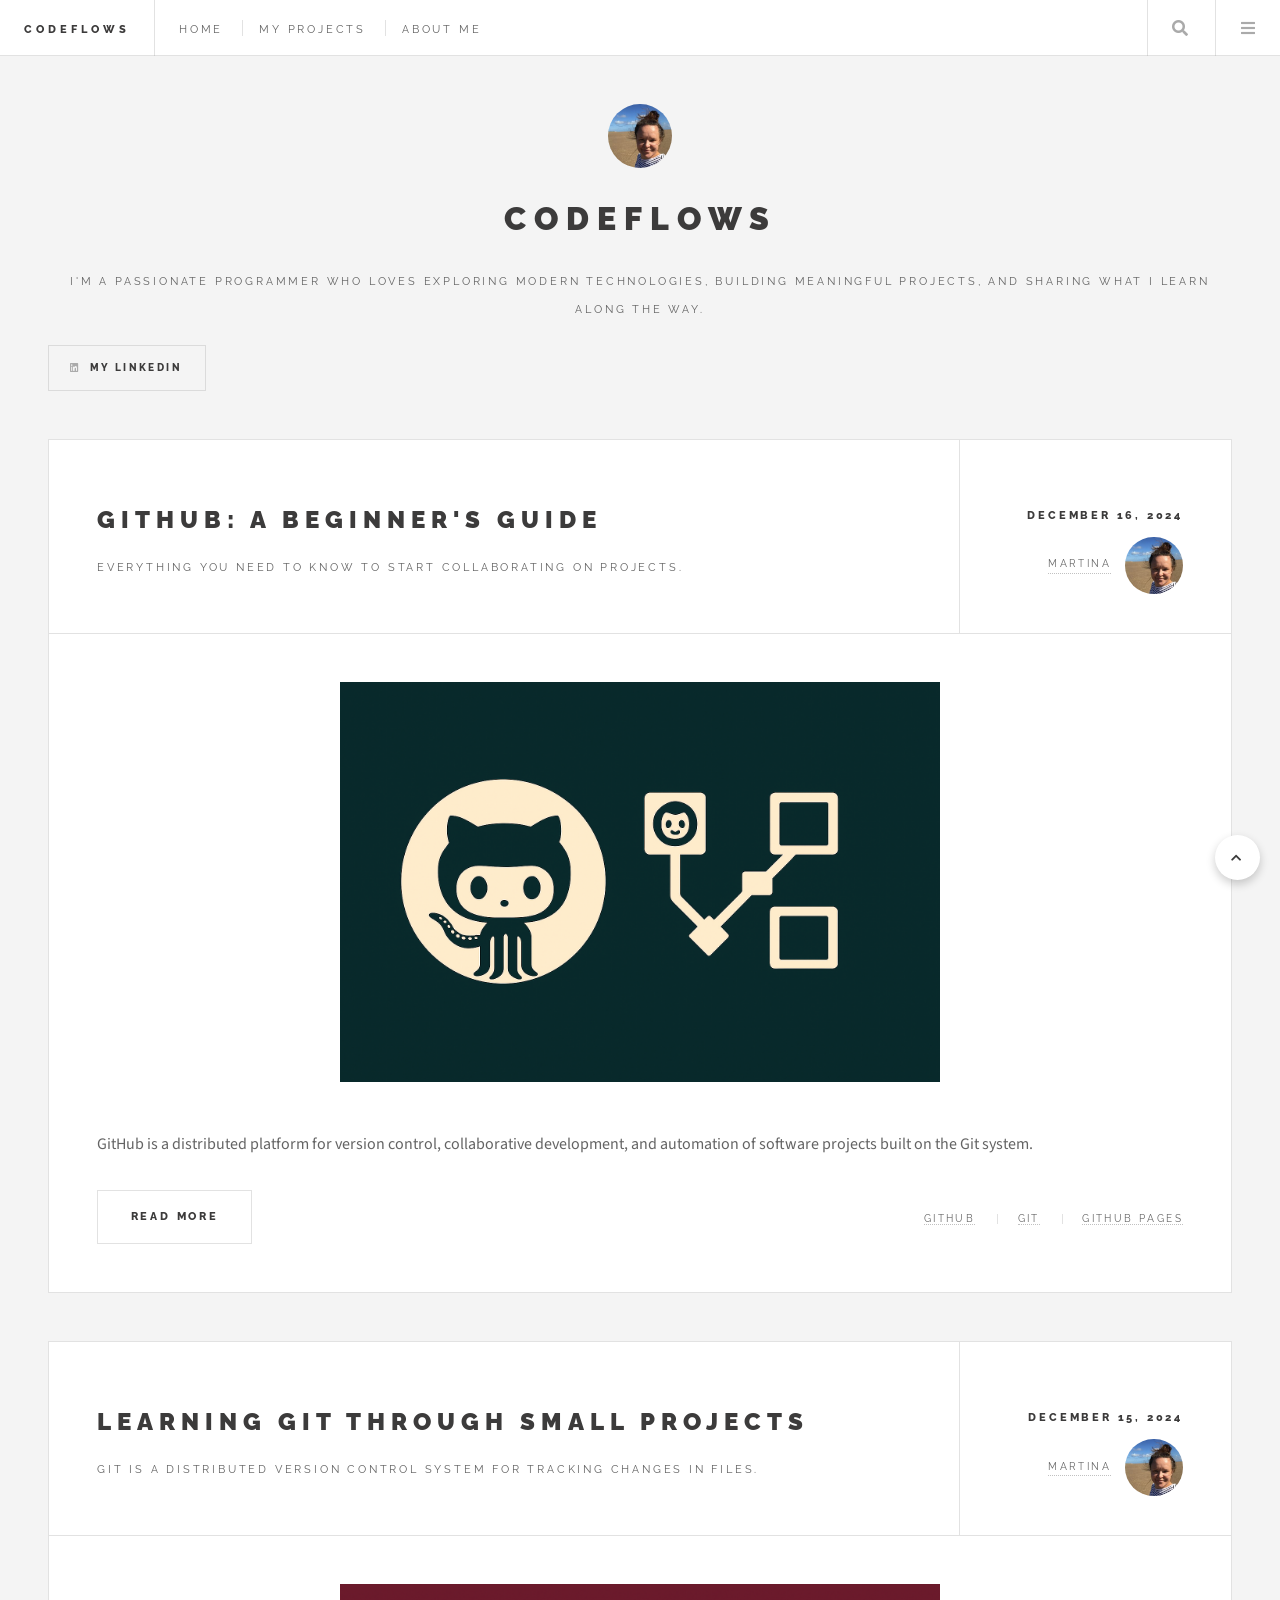
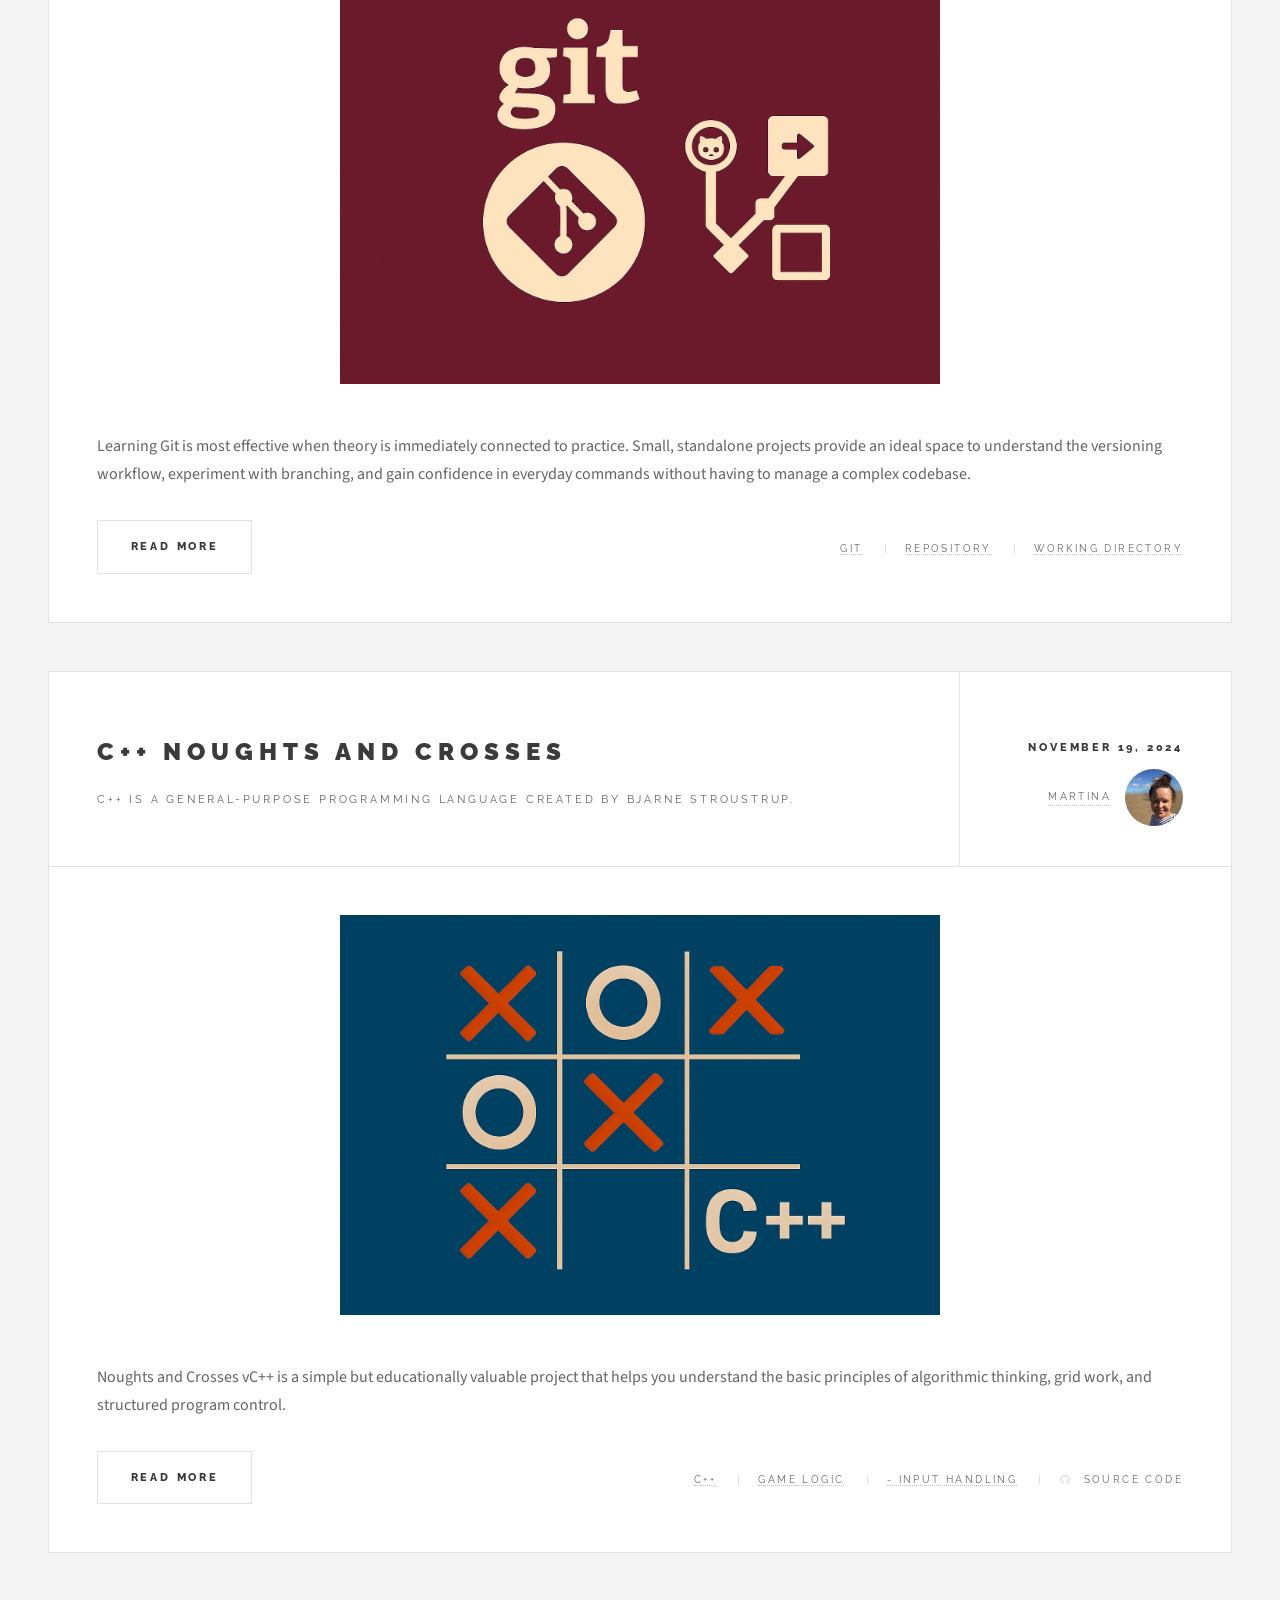
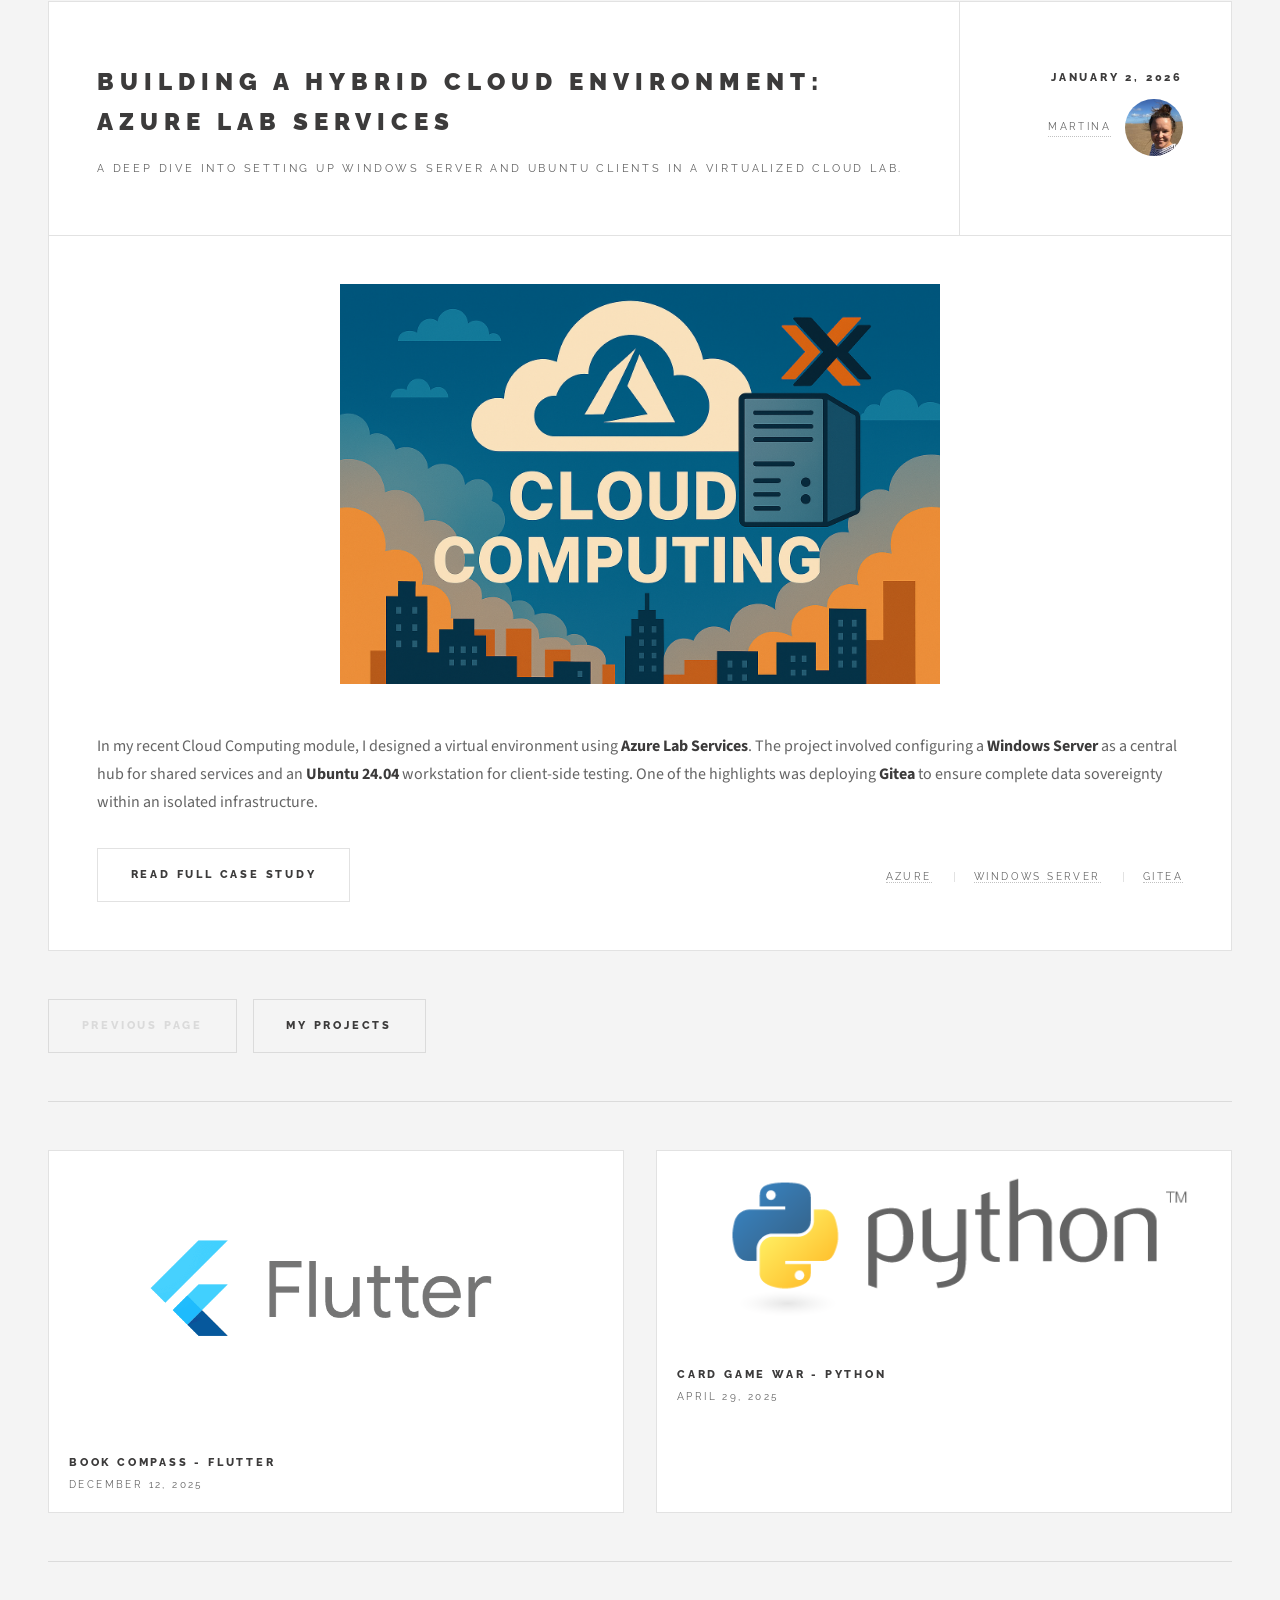
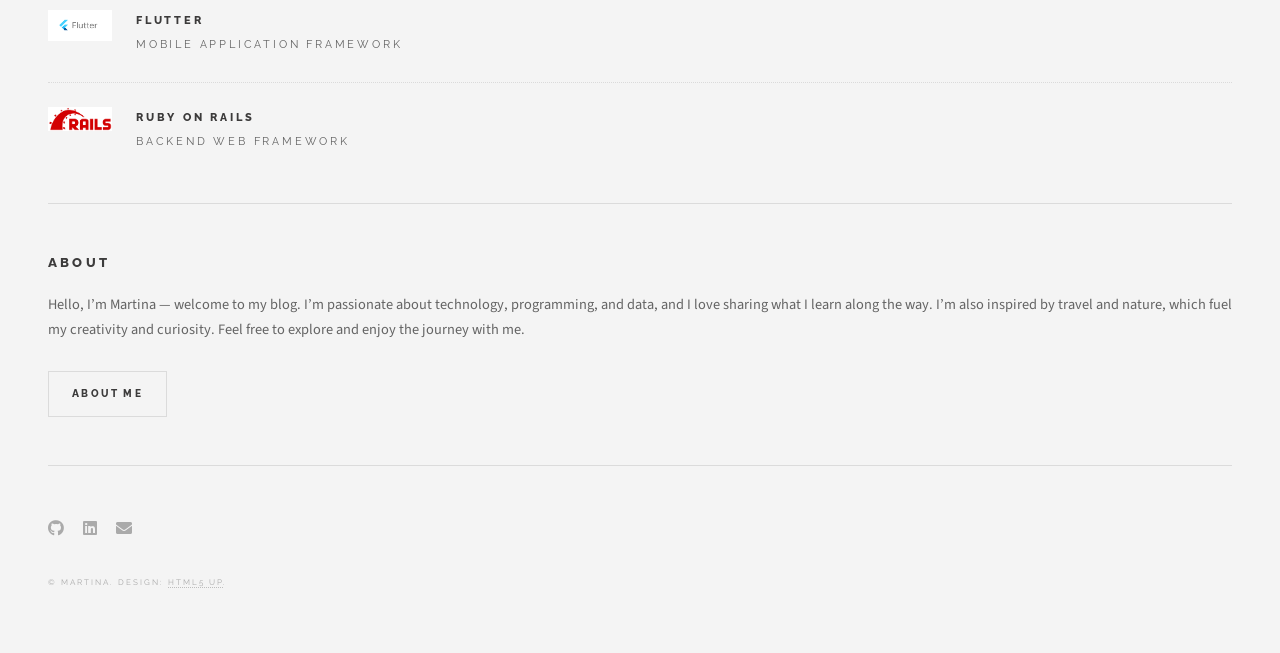
<file: index.html>
<!DOCTYPE HTML>

<html>
	<head>
		<title>CodeFlows | Programming Blog</title>
		<meta charset="utf-8" />
		<meta name="viewport" content="width=device-width, initial-scale=1, user-scalable=no" />
		<link rel="stylesheet" href="assets/css/main.css" />
	</head>
	<body class="is-preload">

		<!-- Wrapper -->
			<div id="wrapper">

				<!-- Header -->
					<header id="header">
						<h1><a href="index.html">CodeFlows</a></h1>
						<nav class="links">
							<ul>
								<li><a href="index.html">Home</a></li>
								<li><a href="projects.html">My projects</a></li>
								<li><a href="about.html">About Me</a></li>
							</ul>
						</nav>
						<nav class="main">
							<ul>
								<li class="search">
									<a class="fa-search" href="#search">Search</a>
									<form id="search" method="get" action="https://www.google.com/search" target="_blank">
										<input type="text" name="q" placeholder="Search with Google..." />
										<input type="hidden" name="as_sitesearch" value="codeflows.co.uk"/>
									</form>
								</li>
								<li class="menu">
									<a class="fa-bars" href="#menu">Menu</a>
								</li>
							</ul>
						</nav>
					</header>

				<!-- Menu -->
					<section id="menu">

						<section>
								<ul class="links">
									<li>
										<a href="index.html">
											<h3>Home</h3>
										</a>
									</li>
									<li>
										<a href="projects.html">
											<h3>My Projects</h3>
										</a>
									</li>
									<li>
										<a href="about.html">
											<h3>About Me</h3>
										</a>
									</li>
								</ul>
							</section>

						<section>
								<ul class="links">
									<li>
										<a href="ruby-on-rails.html">
											<h3>Ruby on Rails</h3>
											<p>Ruby on Rails is a popular web application framework.</p>
										</a>
									</li>
									<li>
										<a href="github-guide.html">
											<h3>GitHub: A Beginner's Guide</h3>
											<p>GitHub is a platform for version control.</p>
										</a>
									</li>
									</ul>
							</section>

						<section>
								<ul class="actions stacked">
									<li><a href="https://github.com/Muller84?tab=repositories" class="button large fit icon brands fa-github" target="_blank">GitHub Profile</a></li>
								</ul>
							</section>

					</section>
				<!-- Main -->
					<div id="main">

							<!-- Post1 -->
							<article class="post">
								<header>
									<div class="title">
										<h2><a href="github-guide.html">GitHub: A Beginner's Guide</a></h2>
										<p>Everything you need to know to start collaborating on projects.</p>
									</div>
									<div class="meta">
										<time class="published" datetime="2024-12-16">December 16, 2024</time>
										<a href="#" class="author"><span class="name">Martina</span><img src="images/avatar.jpg" alt="" /></a>
									</div>
								</header>

								<a href="github-guide.html" class="image featured"><img src="images/gitHub1.png" alt="" /></a>
								
								<p>GitHub is a distributed platform for version control, collaborative development, and automation of software projects built on the Git system.</p>
								
								<footer>
									<ul class="actions">
										<li><a href="github-guide.html" class="button large">Read More</a></li>
									</ul>
									<ul class="stats">
										<li><a href="#">GitHub</a></li>
    									<li><a href="#">Git</a></li>
    									<li><a href="#">GitHub Pages</a></li>
									</ul>
								</footer>
							</article>

							<!-- Post2 -->
							<article class="post">
								<header>
									<div class="title">
										<h2><a href="learning-git.html">Learning Git Through Small Projects</a></h2>
										<p>Git is a distributed version control system for tracking changes in files.</p>
									</div>
									<div class="meta">
										<time class="published" datetime="2024-12-15">December 15, 2024</time>
										<a href="#" class="author"><span class="name">Martina</span><img src="images/avatar.jpg" alt="" /></a>
									</div>
								</header>
								<a href="learning-git.html" class="image featured"><img src="images/git2.png" alt="" /></a>
								
								<p>Learning Git is most effective when theory is immediately connected to practice. Small, standalone projects provide an ideal space to understand the versioning workflow, experiment with branching, and gain confidence in everyday commands without having to manage a complex codebase.</p>
								
								<footer>
									<ul class="actions">
										<li><a href="learning-git.html" class="button large">Read More</a></li>
									</ul>
									<ul class="stats">
										<li><a href="#">Git</a></li>
    									<li><a href="#">repository</a></li>
    									<li><a href="#">working directory</a></li>
									</ul>
								</footer>
							</article>

							<!-- Post3 -->
						 	<article class="post">
								<header>
									<div class="title">
										<h2><a href="cpp-noughts-crosses.html">C++ Noughts and Crosses</a></h2>
										<p>C++ is a general-purpose programming language created by Bjarne Stroustrup.</p>
									</div>
									<div class="meta">
										<time class="published" datetime="2024-11-19">November 19, 2024</time>
										<a href="#" class="author"><span class="name">Martina</span><img src="images/avatar.jpg" alt="" /></a>
									</div>
								</header>

								<a href="cpp-noughts-crosses.html" class="image featured"><img src="images/nought1.jpg" alt="" /></a>
								
								<p>Noughts and Crosses vC++ is a simple but educationally valuable project that helps you understand the basic principles of algorithmic thinking, grid work, and structured program control.</p>
								
								<footer>
									<ul class="actions">
										<li><a href="cpp-noughts-crosses.html" class="button large">Read More</a></li>
									</ul>
									<ul class="stats">
										<li><a href="#">C++</a></li>
    									<li><a href="#">game logic</a></li>
    									<li><a href="#">- input handling</a></li>

										<li>
        									<a href="https://github.com/Muller84/Noughts-and-Crosses" 
           										class="icon brands fa-github" 
           										target="_blank">
           										Source Code
        									</a>
    									</li>
									</ul>
								</footer>
							</article>

							<!-- Post4 -->
							<article class="post">
								<header>
									<div class="title">
										<h2><a href="azure-lab-project.html">Building a Hybrid Cloud Environment: Azure Lab Services</a></h2>
										<p>A deep dive into setting up Windows Server and Ubuntu clients in a virtualized cloud lab.</p>
									</div>
									<div class="meta">
										<time class="published" datetime="2026-01-02">January 2, 2026</time>
										<a href="about.html" class="author"><span class="name">Martina</span><img src="images/avatar.jpg" alt="Martina" /></a>
									</div>
								</header>
								<a href="azure-lab-project.html" class="image featured"><img src="images/cloud_com1.png" alt="Azure Lab Setup" /></a>
								<p>
									In my recent Cloud Computing module, I designed a virtual environment using <b>Azure Lab Services</b>. 
									The project involved configuring a <b>Windows Server</b> as a central hub for shared services and an 
									<b>Ubuntu 24.04</b> workstation for client-side testing. One of the highlights was deploying <b>Gitea</b> 
									to ensure complete data sovereignty within an isolated infrastructure.
								</p>
								<footer>
									<ul class="actions">
										<li><a href="azure-lab-project.html" class="button large">Read Full Case Study</a></li>
									</ul>
									<ul class="stats">
										<li><a href="https://labs.azure.com/">Azure</a></li>
										<li><a href="https://www.microsoft.com/en-us/windows-server">Windows Server</a></li>
										<li><a href="https://about.gitea.com/">Gitea</a></li>
									</ul>
								</footer>
							</article>

						<!-- Pagination -->
							<ul class="actions pagination">
								<li><a href="" class="disabled button large previous">Previous Page</a></li>
								<li><a href="projects.html" class="button large next">My Projects</a></li>
							</ul>

					</div>

				<!-- Sidebar -->
					<section id="sidebar">

						<!-- Intro -->
							<section id="intro">
    							<a href="index.html" class="logo"><img src="images/avatar.jpg" alt="Martina" /></a>
    							<header>
        							<h2>CODEFLOWS</h2>
        							<p>I'm a passionate programmer who loves exploring modern technologies, building meaningful projects, and sharing what I learn along the way.</p>
    							</header>
    							<ul class="actions">
        							<li><a href="https://www.linkedin.com/in/martina-müllerová-15054712a" class="button icon brands fa-linkedin" target="_blank">My LinkedIn</a></li>
    							</ul>
					</section>

						<!-- Mini Posts -->
							<section>
								<div class="mini-posts">

									<!-- Mini Post -->
										<article class="mini-post">
											<header>
												<h3><a href="book-compass.html">Book Compass - Flutter</a></h3>
												<time class="published" datetime="2025-12-12">December 12, 2025</time>
											</header>
											<a href="book-compass.html" class="image"><img src="images/book-compass1.png" alt="" /></a>
										</article>

									<!-- Mini Post -->
										<article class="mini-post">
											<header>
												<h3><a href="card-game-war.html">Card Game War - Python</a></h3>
												<time class="published" datetime="2025-04-29">April 29, 2025</time>
											</header>
											<a href="card-game-war.html" class="image"><img src="images/card_game1.png" alt="" /></a>
										</article>

								</div>
							</section>

						<!-- Posts List -->
							<section>
								<ul class="posts">
									<li>
										<article>
											<header>
												<h3><a href="https://flutter.dev" target="_blank">Flutter</a></h3>
												<p>Mobile application framework</p>
											</header>
											<a href="https://flutter.dev" target="_blank" class="image">
												<img src="images/book-compass1.png" alt="Flutter" />
											</a>
										</article>
									</li>

									<li>
										<article>
											<header>
												<h3><a href="https://rubyonrails.org" target="_blank">Ruby on Rails</a></h3>
												<p>Backend web framework</p>
											</header>
											<a href="https://rubyonrails.org" target="_blank" class="image">
												<img src="images/ruby1.png" alt="Ruby on Rails" />
											</a>
    									</article>
									</li>
								</ul>
							</section>

						<!-- About -->
							<section class="blurb">
								<h2>About</h2>
								<p>Hello, I’m Martina — welcome to my blog. I’m passionate about technology, programming, and data, and I love sharing what I learn along the way. I’m also inspired by travel and nature, which fuel my creativity and curiosity. Feel free to explore and enjoy the journey with me.</p>
								<ul class="actions">
									<li><a href="about.html" class="button">About Me</a></li>
								</ul>
							</section>

						<!-- Footer -->
							<section id="footer">
    							<ul class="icons">
        							<li><a href="https://github.com/Muller84" class="icon brands fa-github" target="_blank"><span class="label">GitHub</span></a></li>
        							<li><a href="https://www.linkedin.com/in/martina-müllerová-15054712a" class="icon brands fa-linkedin" target="_blank"><span class="label">LinkedIn</span></a></li>
        							<li><a href="mailto:mullerm2891@gmail.com" class="icon solid fa-envelope"><span class="label">Email</span></a></li>
    							</ul>
    
								<p class="copyright">&copy; Martina. Design: <a href="http://html5up.net">HTML5 UP</a>.</p>

							</section>

					</section>

			</div>

			<a href="#header" id="back-to-top" class="button icon solid fa-chevron-up"></a>

		<!-- Scripts -->
			<script src="assets/js/jquery.min.js"></script>
			<script src="assets/js/browser.min.js"></script>
			<script src="assets/js/breakpoints.min.js"></script>
			<script src="assets/js/util.js"></script>
			<script src="assets/js/main.js"></script>

	</body>
</html>
</file>
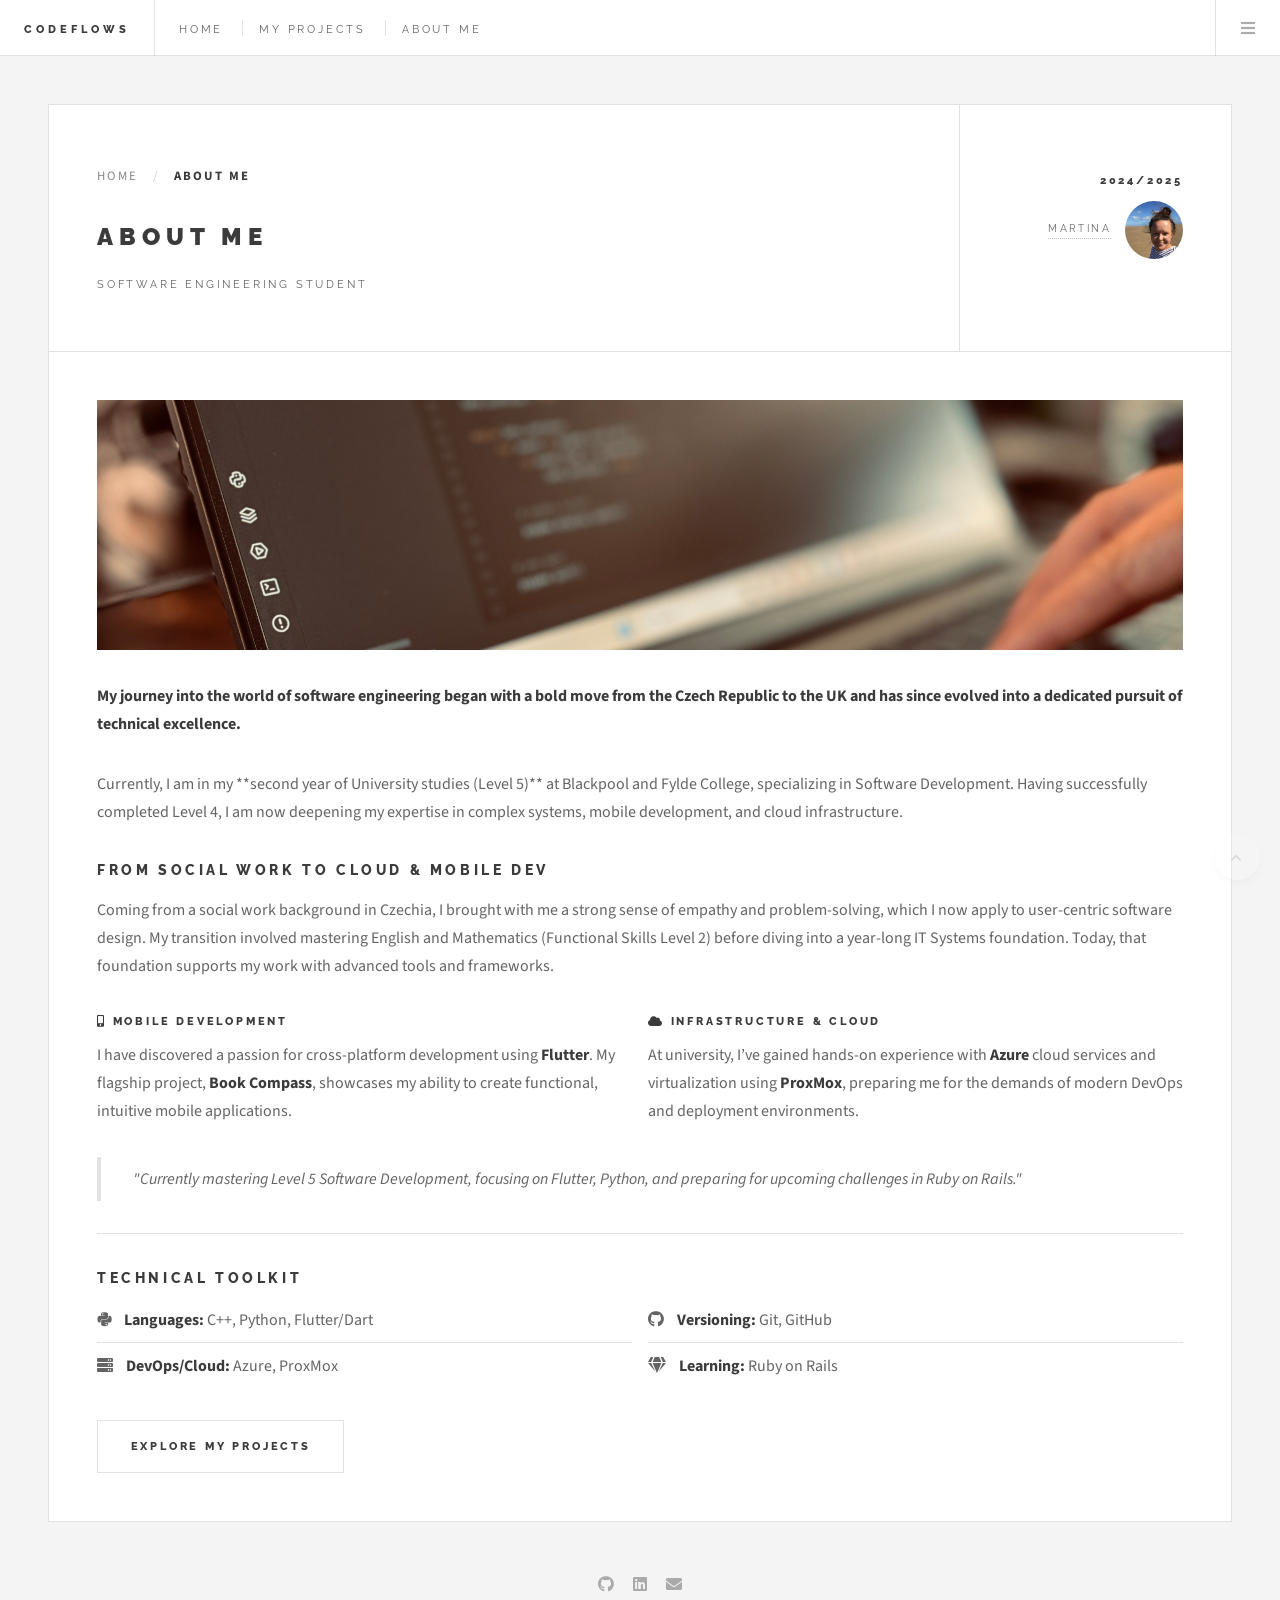
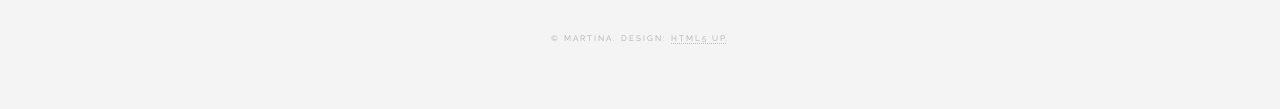
<file: about.html>
<!DOCTYPE HTML>
<html>
    <head>
        <title>About Me - Martina</title>
        <meta charset="utf-8" />
        <meta name="viewport" content="width=device-width, initial-scale=1, user-scalable=no" />
        <link rel="stylesheet" href="assets/css/main.css" />
    </head>
    <body class="single is-preload">

        <div id="wrapper">

            <header id="header">
				<h1><a href="index.html">CodeFlows</a></h1>
				<nav class="links">
					<ul>
						<li><a href="index.html">Home</a></li>
						<li><a href="projects.html">My projects</a></li>
						<li><a href="about.html">About Me</a></li>
					</ul>
				</nav>
				<nav class="main">
					<ul>
						<li class="menu">
							<a class="fa-bars" href="#menu">Menu</a>
						</li>
					</ul>
				</nav>
			</header>

			<section id="menu">
				<section>
					<ul class="links">
						<li>
							<a href="index.html">
								<h3>Home</h3>
								<p>Back to the main page</p>
							</a>
						</li>
						<li>
							<a href="projects.html">
								<h3>My projects</h3>
								<p>Overview of my work</p>
							</a>
						</li>
						<li>
							<a href="about.html">
								<h3>About Me</h3>
								<p>Learn more about my journey</p>
							</a>
						</li>
					</ul>
				</section>
			</section>

            <div id="main">
				<article class="post">
					<header>
						<div class="title">
							<nav style="margin-bottom: 30px; font-size: 0.8em; text-transform: uppercase; letter-spacing: 2px;">
								<a href="index.html" style="border-bottom: none; color: #888;">Home</a> 
								<span style="margin: 0 10px; color: #ccc;">/</span> 
								<span style="color: #3b3b3b; font-weight: 700;">About Me</span>
							</nav>

							<h2><a href="#">About Me</a></h2>
							<p>Software Engineering Student</p>
						</div>
						<div class="meta">
							<time class="published">2024/2025</time>
							<span class="author"><span class="name">Martina</span><img src="images/avatar.jpg" alt="Martina" /></span>
						</div>
					</header>

					<span class="image featured"><img src="images/aboutMe.jpg" alt="Software Development Journey" /></span>

					<p><strong>My journey into the world of software engineering began with a bold move from the Czech Republic to the UK and has since evolved into a dedicated pursuit of technical excellence.</strong></p>

					<p>Currently, I am in my **second year of University studies (Level 5)** at Blackpool and Fylde College, specializing in Software Development. Having successfully completed Level 4, I am now deepening my expertise in complex systems, mobile development, and cloud infrastructure.</p>

					<h3>From Social Work to Cloud & Mobile Dev</h3>
					<p>Coming from a social work background in Czechia, I brought with me a strong sense of empathy and problem-solving, which I now apply to user-centric software design. My transition involved mastering English and Mathematics (Functional Skills Level 2) before diving into a year-long IT Systems foundation. Today, that foundation supports my work with advanced tools and frameworks.</p>

					<div class="row">
						<div class="col-6 col-12-mobile">
							<h4><i class="icon solid fa-mobile-alt"></i> Mobile Development</h4>
							<p>I have discovered a passion for cross-platform development using <strong>Flutter</strong>. My flagship project, <strong>Book Compass</strong>, showcases my ability to create functional, intuitive mobile applications.</p>
						</div>
						<div class="col-6 col-12-mobile">
							<h4><i class="icon solid fa-cloud"></i> Infrastructure & Cloud</h4>
							<p>At university, I’ve gained hands-on experience with <strong>Azure</strong> cloud services and virtualization using <strong>ProxMox</strong>, preparing me for the demands of modern DevOps and deployment environments.</p>
						</div>
					</div>

					<blockquote>
						"Currently mastering Level 5 Software Development, focusing on Flutter, Python, and preparing for upcoming challenges in Ruby on Rails."
					</blockquote>

					<hr />

					<h3>Technical Toolkit</h3>
					<div class="row">
						<div class="col-6 col-12-mobile">
							<ul class="alt">
								<li><i class="icon brands fa-python" style="margin-right: 10px;"></i> <strong>Languages:</strong> C++, Python, Flutter/Dart</li>
								<li><i class="icon solid fa-server" style="margin-right: 10px;"></i> <strong>DevOps/Cloud:</strong> Azure, ProxMox</li>
							</ul>
						</div>
						<div class="col-6 col-12-mobile">
							<ul class="alt">
								<li><i class="icon brands fa-github" style="margin-right: 10px;"></i> <strong>Versioning:</strong> Git, GitHub</li>
								<li><i class="icon solid fa-gem" style="margin-right: 10px;"></i> <strong>Learning:</strong> Ruby on Rails</li>
							</ul>
						</div>
					</div>

					<footer>
						<ul class="actions">
							<li><a href="projects.html" class="button large">Explore My Projects</a></li>
						</ul>
					</footer>
					
				</article>

            </div>

            <section id="footer">
				<ul class="icons">
					<li>
						<a href="https://github.com/Muller84" 
						class="icon brands fa-github" 
						target="_blank" 
						rel="noopener noreferrer">
						<span class="label">GitHub</span>
						</a>
					</li>
					<li>
						<a href="https://www.linkedin.com/in/martina-müllerová-15054712a" 
						class="icon brands fa-linkedin" 
						target="_blank" 
						rel="noopener noreferrer">
						<span class="label">LinkedIn</span>
						</a>
					</li>
					<li>
						<a href="mailto:mullerm2891@gmail.com" 
						class="icon solid fa-envelope">
						<span class="label">Email</span>
						</a>
					</li>
				</ul>
				<p class="copyright">
					&copy; Martina. Design: 
					<a href="http://html5up.net" target="_blank" rel="noopener noreferrer">HTML5 UP</a>.
				</p>
			</section>

        </div>

		<a href="#header" id="back-to-top" class="button icon solid fa-chevron-up"></a>

        <script src="assets/js/jquery.min.js"></script>
		<script src="assets/js/browser.min.js"></script>
		<script src="assets/js/breakpoints.min.js"></script>
		<script src="assets/js/util.js"></script>
		<script src="assets/js/main.js"></script>

    </body>
</html>
</file>
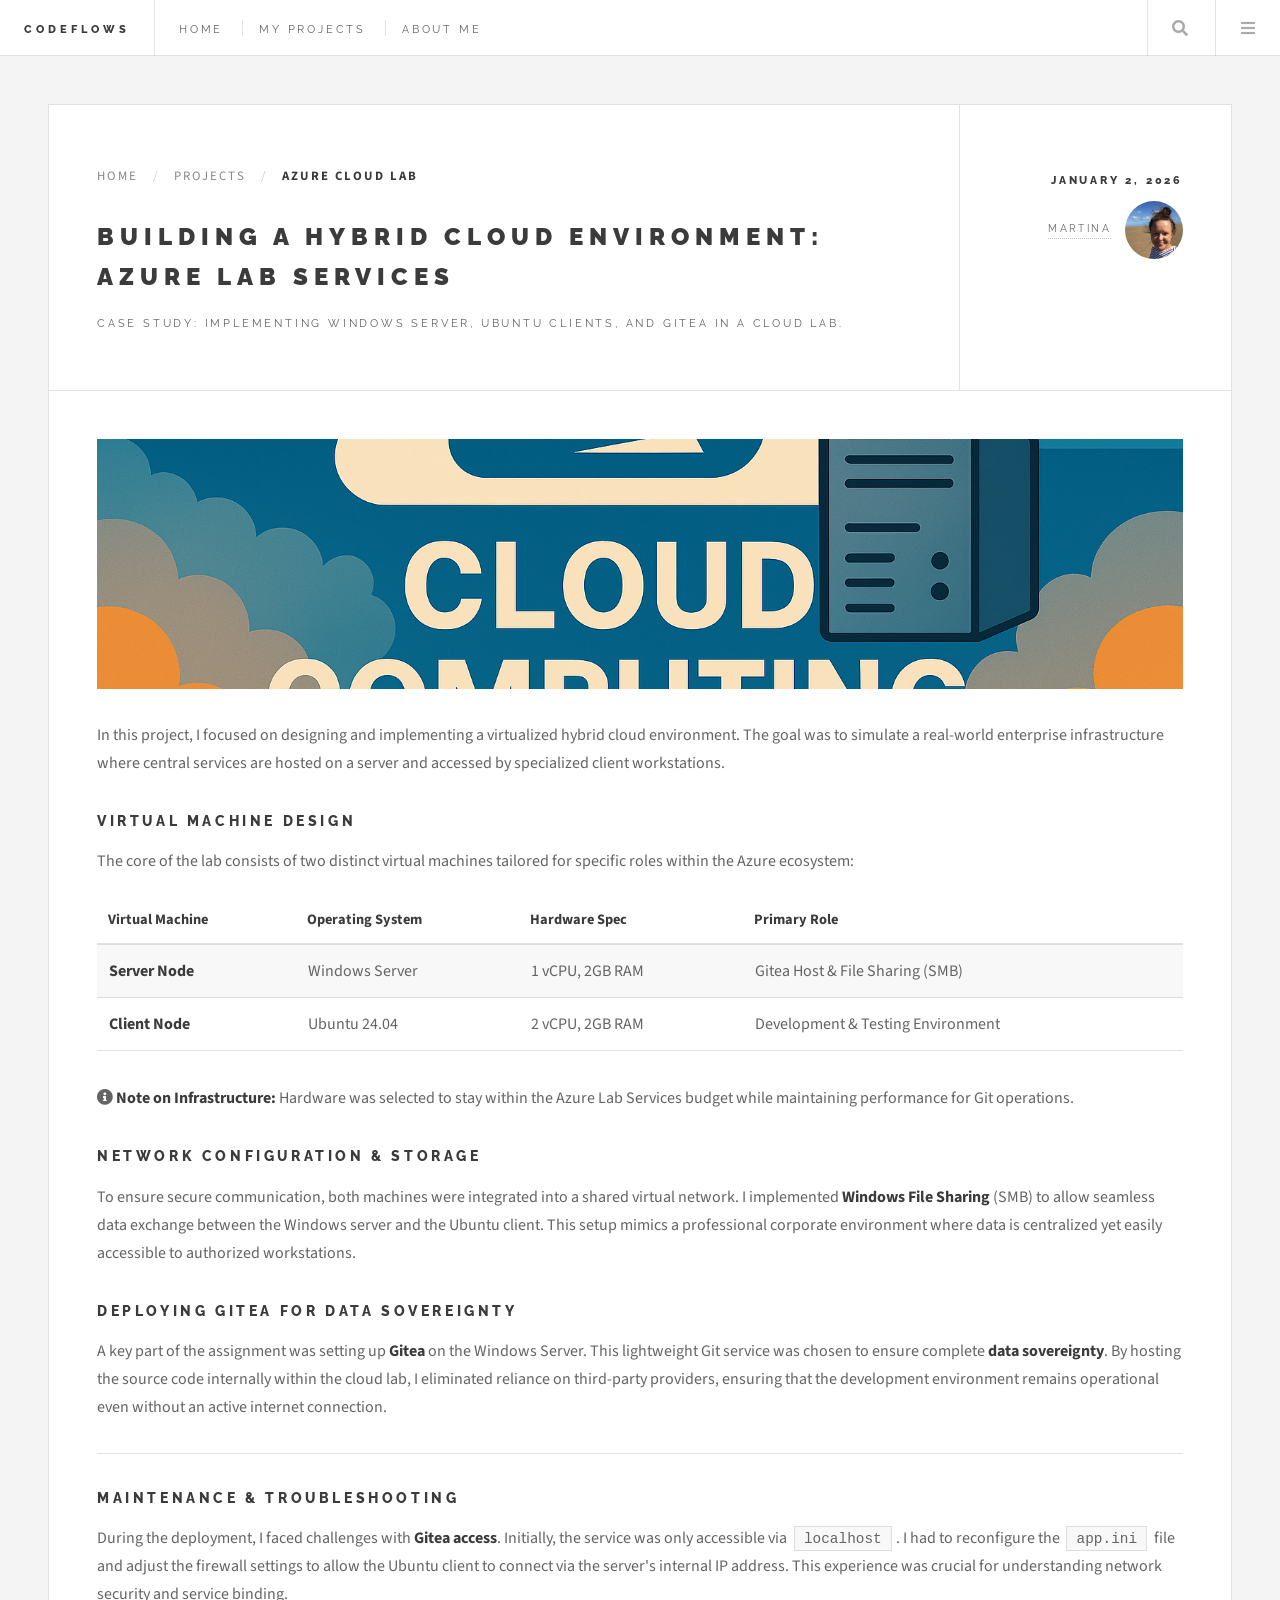
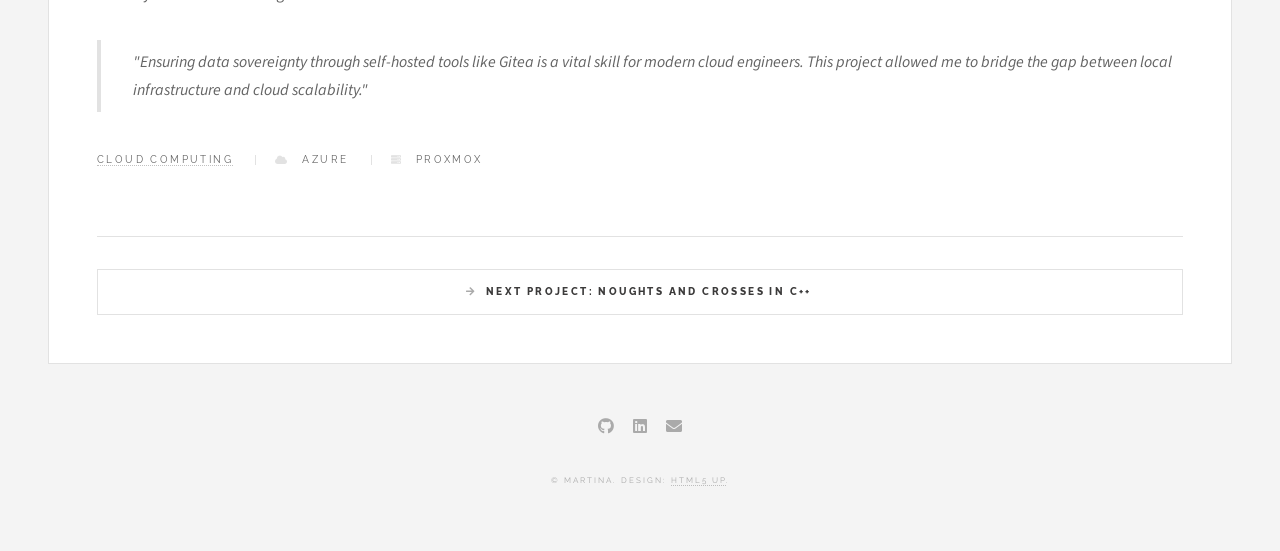
<file: azure-lab-project.html>
<!DOCTYPE HTML>
<html>
    <head>
        <title>Building a Hybrid Cloud Environment - CodeFlows</title>
        <meta charset="utf-8" />
        <meta name="viewport" content="width=device-width, initial-scale=1, user-scalable=no" />
        <link rel="stylesheet" href="assets/css/main.css" />
    </head>
    <body class="single is-preload">

        <div id="wrapper">

                <header id="header">
                        <h1><a href="index.html">CodeFlows</a></h1>
                        <nav class="links">
                            <ul>
                                <li><a href="index.html">Home</a></li>
                                <li><a href="projects.html">My projects</a></li>
                                <li><a href="about.html">About Me</a></li>
                            </ul>
                        </nav>
                        <nav class="main">
                            <ul>
                                <li class="search">
                                    <a class="fa-search" href="#search">Search</a>
                                    <form id="search" method="get" action="#">
                                        <input type="text" name="query" placeholder="Search" />
                                    </form>
                                </li>
                                <li class="menu">
                                    <a class="fa-bars" href="#menu">Menu</a>
                                </li>
                            </ul>
                        </nav>
                    </header>

                <section id="menu">
                        <section>
                            <ul class="links">
                                <li>
                                    <a href="index.html">
                                        <h3>Home</h3>
                                        <p>Back to the main page</p>
                                    </a>
                                </li>
                                <li>
                                    <a href="projects.html">
                                        <h3>My Projects</h3>
                                        <p>Overview of all my work</p>
                                    </a>
                                </li>
                                <li>
                                    <a href="about.html">
                                        <h3>About Me</h3>
                                        <p>Learn more about my background</p>
                                    </a>
                                </li>
                            </ul>
                        </section>
                        <section>
                            <ul class="actions stacked">
                                <li>
                                    <a href="https://github.com/Muller84?tab=repositories" class="button large fit icon brands fa-github" target="_blank">GitHub Profile</a>
                                </li>
                            </ul>
                        </section>
                    </section>

                <div id="main">

                        <article class="post">
                            <header>
                                <div class="title">
                                    <nav style="margin-bottom: 30px; font-size: 0.8em; text-transform: uppercase; letter-spacing: 2px;">
                                        <a href="index.html" style="border-bottom: none; color: #888;">Home</a> 
                                        <span style="margin: 0 10px; color: #ccc;">/</span> 
                                        <a href="projects.html" style="border-bottom: none; color: #888;">Projects</a>
                                        <span style="margin: 0 10px; color: #ccc;">/</span> 
                                        <span style="color: #3b3b3b; font-weight: 700;">Azure Cloud Lab</span>
                                    </nav>
                                    <h2><a href="#">Building a Hybrid Cloud Environment: Azure Lab Services</a></h2>
                                    <p>Case study: Implementing Windows Server, Ubuntu clients, and Gitea in a cloud lab.</p>
                                </div>
                                <div class="meta">
                                    <time class="published" datetime="2026-01-02">January 2, 2026</time>
                                    <a href="about.html" class="author"><span class="name">Martina</span><img src="images/avatar.jpg" alt="Martina" /></a>
                                </div>
                            </header>

                            <span class="image featured"><img src="images/cloud_com1.png" alt="Azure Lab Services Architecture" /></span>
                            
                            <p>In this project, I focused on designing and implementing a virtualized hybrid cloud environment. The goal was to simulate a real-world enterprise infrastructure where central services are hosted on a server and accessed by specialized client workstations.</p>

                            <h3>Virtual Machine Design</h3>
                            <p>The core of the lab consists of two distinct virtual machines tailored for specific roles within the Azure ecosystem:</p>

                            <div class="table-wrapper">
                                <table>
                                    <thead>
                                        <tr>
                                            <th>Virtual Machine</th>
                                            <th>Operating System</th>
                                            <th>Hardware Spec</th>
                                            <th>Primary Role</th>
                                        </tr>
                                    </thead>
                                    <tbody>
                                        <tr>
                                            <td><strong>Server Node</strong></td>
                                            <td>Windows Server</td>
                                            <td>1 vCPU, 2GB RAM</td>
                                            <td>Gitea Host & File Sharing (SMB)</td>
                                        </tr>
                                        <tr>
                                            <td><strong>Client Node</strong></td>
                                            <td>Ubuntu 24.04</td>
                                            <td>2 vCPU, 2GB RAM</td>
                                            <td>Development & Testing Environment</td>
                                        </tr>
                                    </tbody>
                                </table>
                            </div>

                            <p><i class="icon solid fa-info-circle"></i> <strong>Note on Infrastructure:</strong> Hardware was selected to stay within the Azure Lab Services budget while maintaining performance for Git operations.</p>

                            <h3>Network Configuration & Storage</h3>
                            
                            <p>To ensure secure communication, both machines were integrated into a shared virtual network. I implemented <strong>Windows File Sharing</strong> (SMB) to allow seamless data exchange between the Windows server and the Ubuntu client. This setup mimics a professional corporate environment where data is centralized yet easily accessible to authorized workstations.</p>

                            <h3>Deploying Gitea for Data Sovereignty</h3>
                            <p>A key part of the assignment was setting up <strong>Gitea</strong> on the Windows Server. This lightweight Git service was chosen to ensure complete <strong>data sovereignty</strong>. By hosting the source code internally within the cloud lab, I eliminated reliance on third-party providers, ensuring that the development environment remains operational even without an active internet connection.</p>

                            <hr />

                            <h3>Maintenance & Troubleshooting</h3>
                            <p>During the deployment, I faced challenges with <strong>Gitea access</strong>. Initially, the service was only accessible via <code>localhost</code>. I had to reconfigure the <code>app.ini</code> file and adjust the firewall settings to allow the Ubuntu client to connect via the server's internal IP address. This experience was crucial for understanding network security and service binding.</p>

                            <blockquote>
                                "Ensuring data sovereignty through self-hosted tools like Gitea is a vital skill for modern cloud engineers. This project allowed me to bridge the gap between local infrastructure and cloud scalability."
                            </blockquote>

                            <footer>
                                <ul class="stats">
                                    <li><a href="projects.html">Cloud Computing</a></li>
                                    <li><a href="https://labs.azure.com/" class="icon solid fa-cloud" target="_blank" rel="noopener noreferrer"> Azure</a></li>
                                    <li><a href="https://www.proxmox.com/en/" class="icon solid fa-server" target="_blank" rel="noopener noreferrer"> Proxmox</a></li>
                                </ul>
                            </footer>

                            <hr />
                            <section>
                                <div class="row">
                                    <div class="col-12">
                                        <ul class="actions fit">
                                            <li><a href="cpp-noughts-crosses.html" class="button primary fit icon solid fa-arrow-right">Next Project: Noughts and Crosses in C++</a></li>
                                        </ul>
                                    </div>
                                </div>
                            </section>

                        </article>
                    </div>

                <section id="footer">
                        <ul class="icons">
                            <li><a href="https://github.com/Muller84" class="icon brands fa-github" target="_blank"><span class="label">GitHub</span></a></li>
                            <li><a href="https://www.linkedin.com/in/martina-müllerová-15054712a" class="icon brands fa-linkedin" target="_blank"><span class="label">LinkedIn</span></a></li>
                            <li><a href="mailto:mullerm2891@gmail.com" class="icon solid fa-envelope"><span class="label">Email</span></a></li>
                        </ul>
                        <p class="copyright">&copy; Martina. Design: <a href="http://html5up.net">HTML5 UP</a>.</p>
                    </section>

            </div>

        <script src="assets/js/jquery.min.js"></script>
            <script src="assets/js/browser.min.js"></script>
            <script src="assets/js/breakpoints.min.js"></script>
            <script src="assets/js/util.js"></script>
            <script src="assets/js/main.js"></script>

    </body>
</html>
</file>
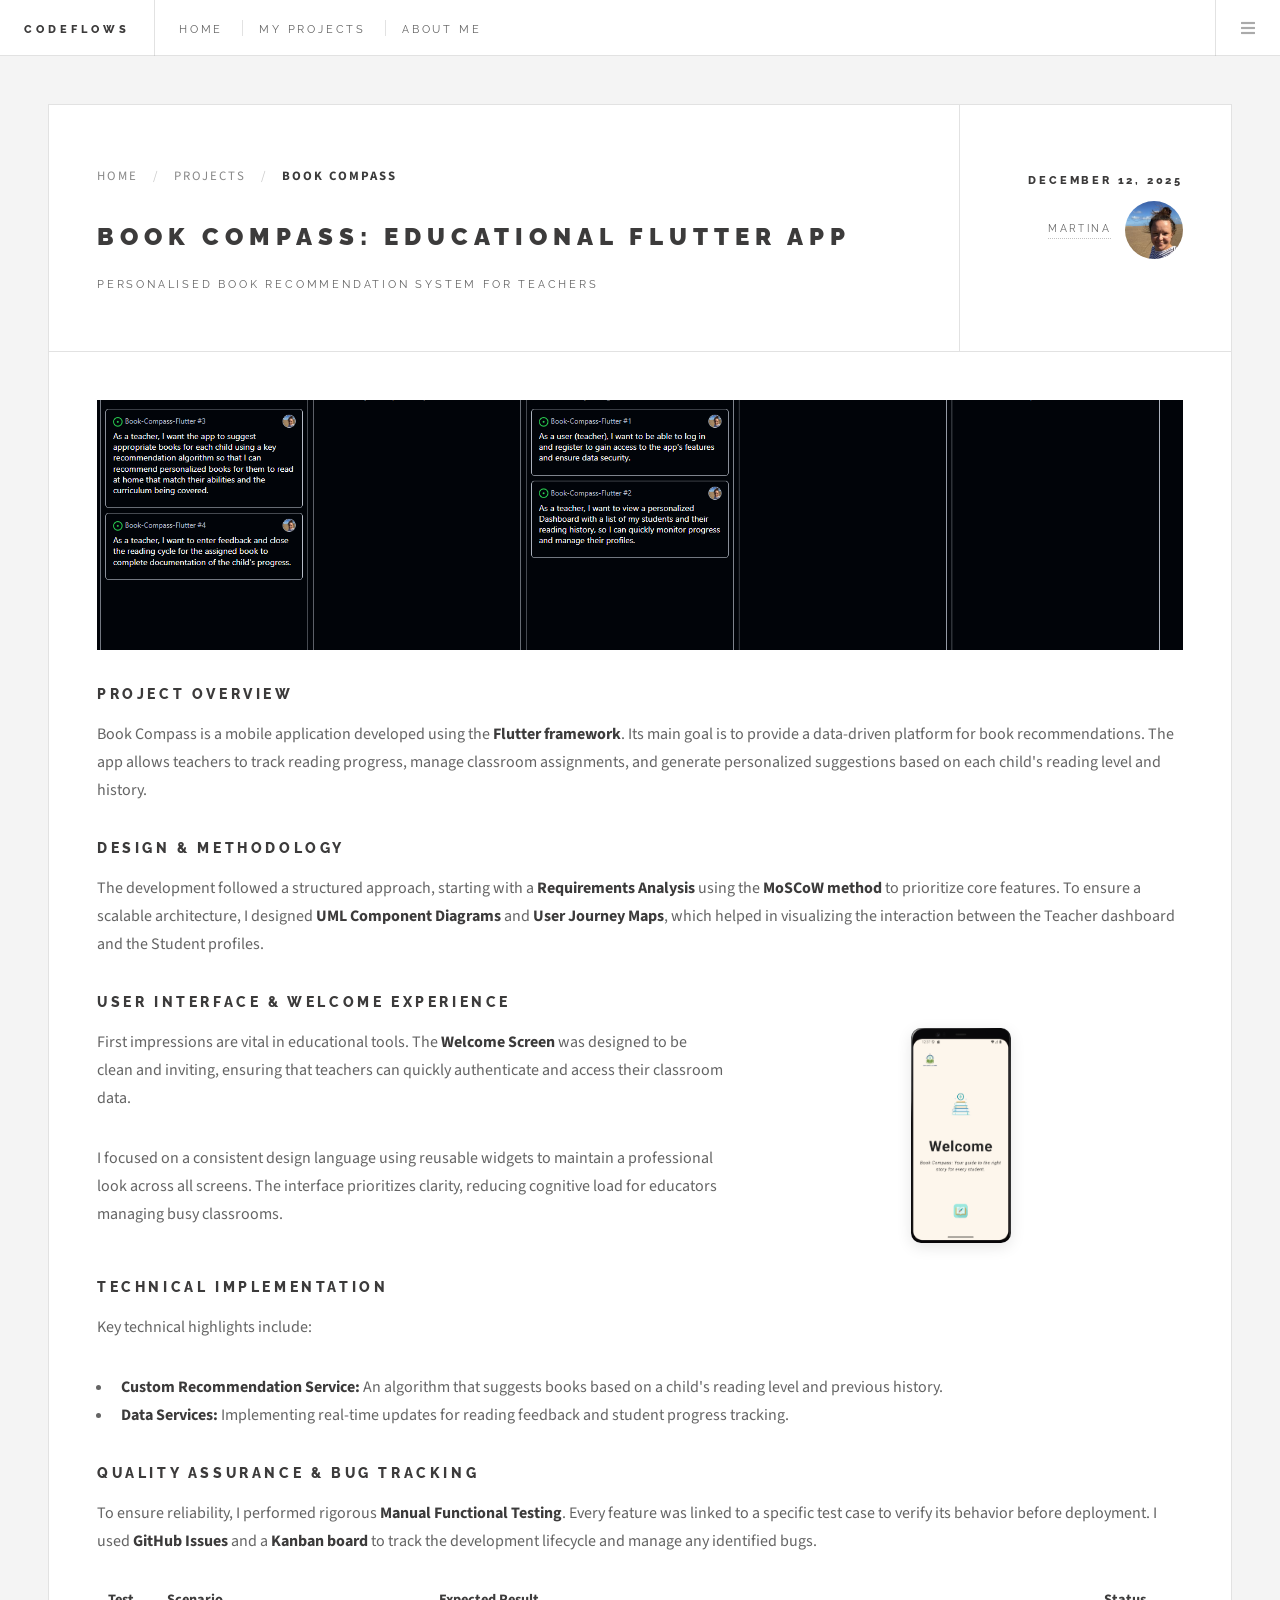
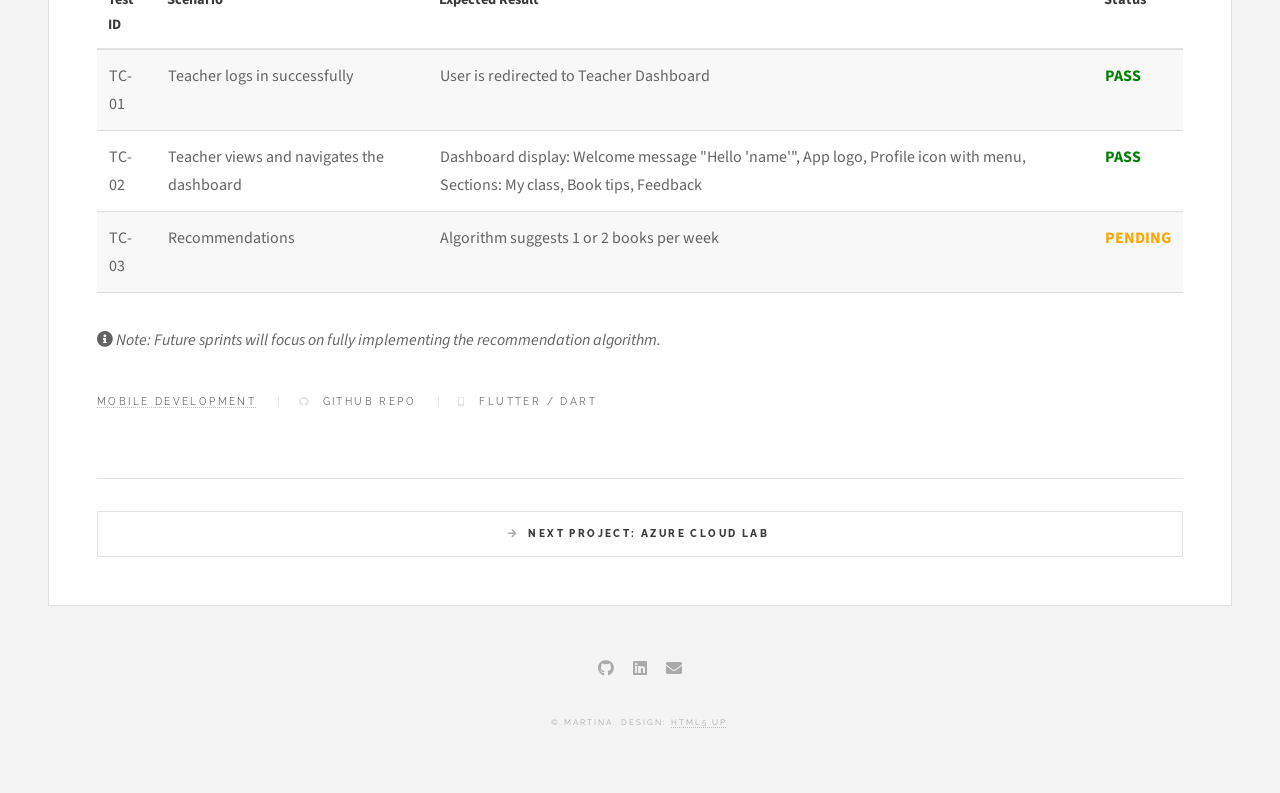
<file: book-compass.html>
<!DOCTYPE HTML>
<html>
    <head>
        <title>Book Compass - Martina's Portfolio</title>
        <meta charset="utf-8" />
        <meta name="viewport" content="width=device-width, initial-scale=1, user-scalable=no" />
        <link rel="stylesheet" href="assets/css/main.css" />
    </head>
    <body class="single is-preload">

        <div id="wrapper">

            <header id="header">
                <h1><a href="index.html">CodeFlows</a></h1>
                <nav class="links">
                    <ul>
                        <li><a href="index.html">Home</a></li>
                        <li><a href="projects.html">My projects</a></li>
                        <li><a href="about.html">About Me</a></li>
                    </ul>
                </nav>
                <nav class="main">
                    <ul>
                        <li class="menu"><a class="fa-bars" href="#menu">Menu</a></li>
                    </ul>
                </nav>
            </header>

            <section id="menu">
                <section>
                    <ul class="links">
                        <li><a href="index.html"><h3>Home</h3></a></li>
                        <li><a href="projects.html"><h3>My Projects</h3></a></li>
                        <li><a href="cpp-noughts-crosses.html"><h3>Noughts and Crosses in C++</h3></a></li>
                    </ul>
                </section>
            </section>

            <div id="main">

                <article class="post">
                    <header>
                        <div class="title">
                            <nav style="margin-bottom: 30px; font-size: 0.8em; text-transform: uppercase; letter-spacing: 2px;">
                                <a href="index.html" style="border-bottom: none; color: #888;">Home</a> 
                                <span style="margin: 0 10px; color: #ccc;">/</span> 
                                <a href="projects.html" style="border-bottom: none; color: #888;">Projects</a>
                                <span style="margin: 0 10px; color: #ccc;">/</span> 
                                <span style="color: #3b3b3b; font-weight: 700;">Book Compass</span>
                            </nav>
                            <h2><a href="#">Book Compass: Educational Flutter App</a></h2>
                            <p>Personalised Book Recommendation System for Teachers</p>
                        </div>
                        <div class="meta">
                            <time class="published" datetime="2025-12-12">December 12, 2025</time>
                            <a href="about.html" class="author"><span class="name">Martina</span><img src="images/avatar.jpg" alt="Martina" /></a>
                        </div>
                    </header>

                    <span class="image featured"><img src="images/kanban_screen.png" alt="Book Compass App Interface" /></span>

                    <h3>Project Overview</h3>
                    <p>Book Compass is a mobile application developed using the <strong>Flutter framework</strong>. Its main goal is to provide a data-driven platform for book recommendations. The app allows teachers to track reading progress, manage classroom assignments, and generate personalized suggestions based on each child's reading level and history.</p>

                    <h3>Design & Methodology</h3>
                    <p>The development followed a structured approach, starting with a <strong>Requirements Analysis</strong> using the <strong>MoSCoW method</strong> to prioritize core features. To ensure a scalable architecture, I designed <strong>UML Component Diagrams</strong> and <strong>User Journey Maps</strong>, which helped in visualizing the interaction between the Teacher dashboard and the Student profiles.</p>
                    
                    <h3>User Interface & Welcome Experience</h3>
					<div class="row">
						<div class="col-7 col-12-small">
							<p>First impressions are vital in educational tools. The <strong>Welcome Screen</strong> was designed to be clean and inviting, ensuring that teachers can quickly authenticate and access their classroom data.</p>
							<p>I focused on a consistent design language using reusable widgets to maintain a professional look across all screens. The interface prioritizes clarity, reducing cognitive load for educators managing busy classrooms.</p>
						</div>
						<div class="col-5 col-12-small">
							<span class="image fit"><img src="images/welcome_screen.png" alt="Book Compass Welcome Screen" style="max-width: 100px; margin: 0 auto; display: block; border-radius: 10px; box-shadow: 0 4px 15px rgba(0,0,0,0.1);" /></span>
						</div>
					</div>
                    <h3>Technical Implementation</h3>
                    <p>Key technical highlights include:
                        <ul>
                            <li><strong>Custom Recommendation Service:</strong> An algorithm that suggests books based on a child's reading level and previous history.</li>
                            <li><strong>Data Services:</strong> Implementing real-time updates for reading feedback and student progress tracking.</li>
                        </ul>
                    </p>

                    <h3>Quality Assurance & Bug Tracking</h3>
                    <p>To ensure reliability, I performed rigorous <strong>Manual Functional Testing</strong>. Every feature was linked to a specific test case to verify its behavior before deployment. I used <strong>GitHub Issues</strong> and a <strong>Kanban board</strong> to track the development lifecycle and manage any identified bugs.</p>

                    <div class="table-wrapper">
                        <table>
                            <thead>
                                <tr>
                                    <th>Test ID</th>
                                    <th>Scenario</th>
                                    <th>Expected Result</th>
                                    <th>Status</th>
                                </tr>
                            </thead>
                            <tbody>
                                <tr>
                                    <td>TC-01</td>
                                    <td>Teacher logs in successfully</td>
                                    <td>User is redirected to Teacher Dashboard</td>
                                    <td style="color: green; font-weight: bold;">PASS</td>
                                </tr>
                                <tr>
                                    <td>TC-02</td>
                                    <td>Teacher views and navigates the dashboard</td>
                                    <td>Dashboard display: Welcome message "Hello 'name'", App logo, Profile icon with menu, Sections: My class, Book tips, Feedback</td>
                                    <td style="color: green; font-weight: bold;">PASS</td>
                                </tr>
                                <tr>
                                    <td>TC-03</td>
                                    <td>Recommendations</td>
                                    <td>Algorithm suggests 1 or 2 books per week</td>
                                    <td style="color: orange; font-weight: bold;">PENDING</td>
                                </tr>
                            </tbody>
                        </table>
                    </div>
                    <p><i class="icon solid fa-info-circle"></i> <em>Note: Future sprints will focus on fully implementing the recommendation algorithm.</em></p>

                    <footer>
						<ul class="stats">
							<li><a href="projects.html" target="_blank">Mobile Development</a></li>
							<li><a href="https://github.com/Muller84/Book-Compass-Flutter" class="icon brands fa-github" target="_blank" rel="noopener noreferrer"> GitHub Repo</a></li>
							<li><a href="https://flutter.dev/" class="icon solid fa-mobile-alt" target="_blank" rel="noopener noreferrer"> Flutter / Dart</a></li>
						</ul>
					</footer>

                    <hr />
                    <section>
                        <ul class="actions fit">
                            <li><a href="azure-lab-project.html" class="button primary fit icon solid fa-arrow-right">Next Project: Azure Cloud Lab</a></li>
                        </ul>
                    </section>
                </article>

            </div>

            <section id="footer">
                <ul class="icons">
                    <li><a href="https://github.com/Muller84" class="icon brands fa-github" target="_blank"><span class="label">GitHub</span></a></li>
                    <li><a href="https://www.linkedin.com/in/martina-müllerová-15054712a" class="icon brands fa-linkedin" target="_blank"><span class="label">LinkedIn</span></a></li>
                    <li><a href="mailto:mullerm2891@gmail.com" class="icon solid fa-envelope"><span class="label">Email</span></a></li>
                </ul>
                <p class="copyright">&copy; Martina. Design: <a href="http://html5up.net">HTML5 UP</a>.</p>
            </section>

        </div>

        <script src="assets/js/jquery.min.js"></script>
        <script src="assets/js/browser.min.js"></script>
        <script src="assets/js/breakpoints.min.js"></script>
        <script src="assets/js/util.js"></script>
        <script src="assets/js/main.js"></script>

    </body>
</html>
</file>
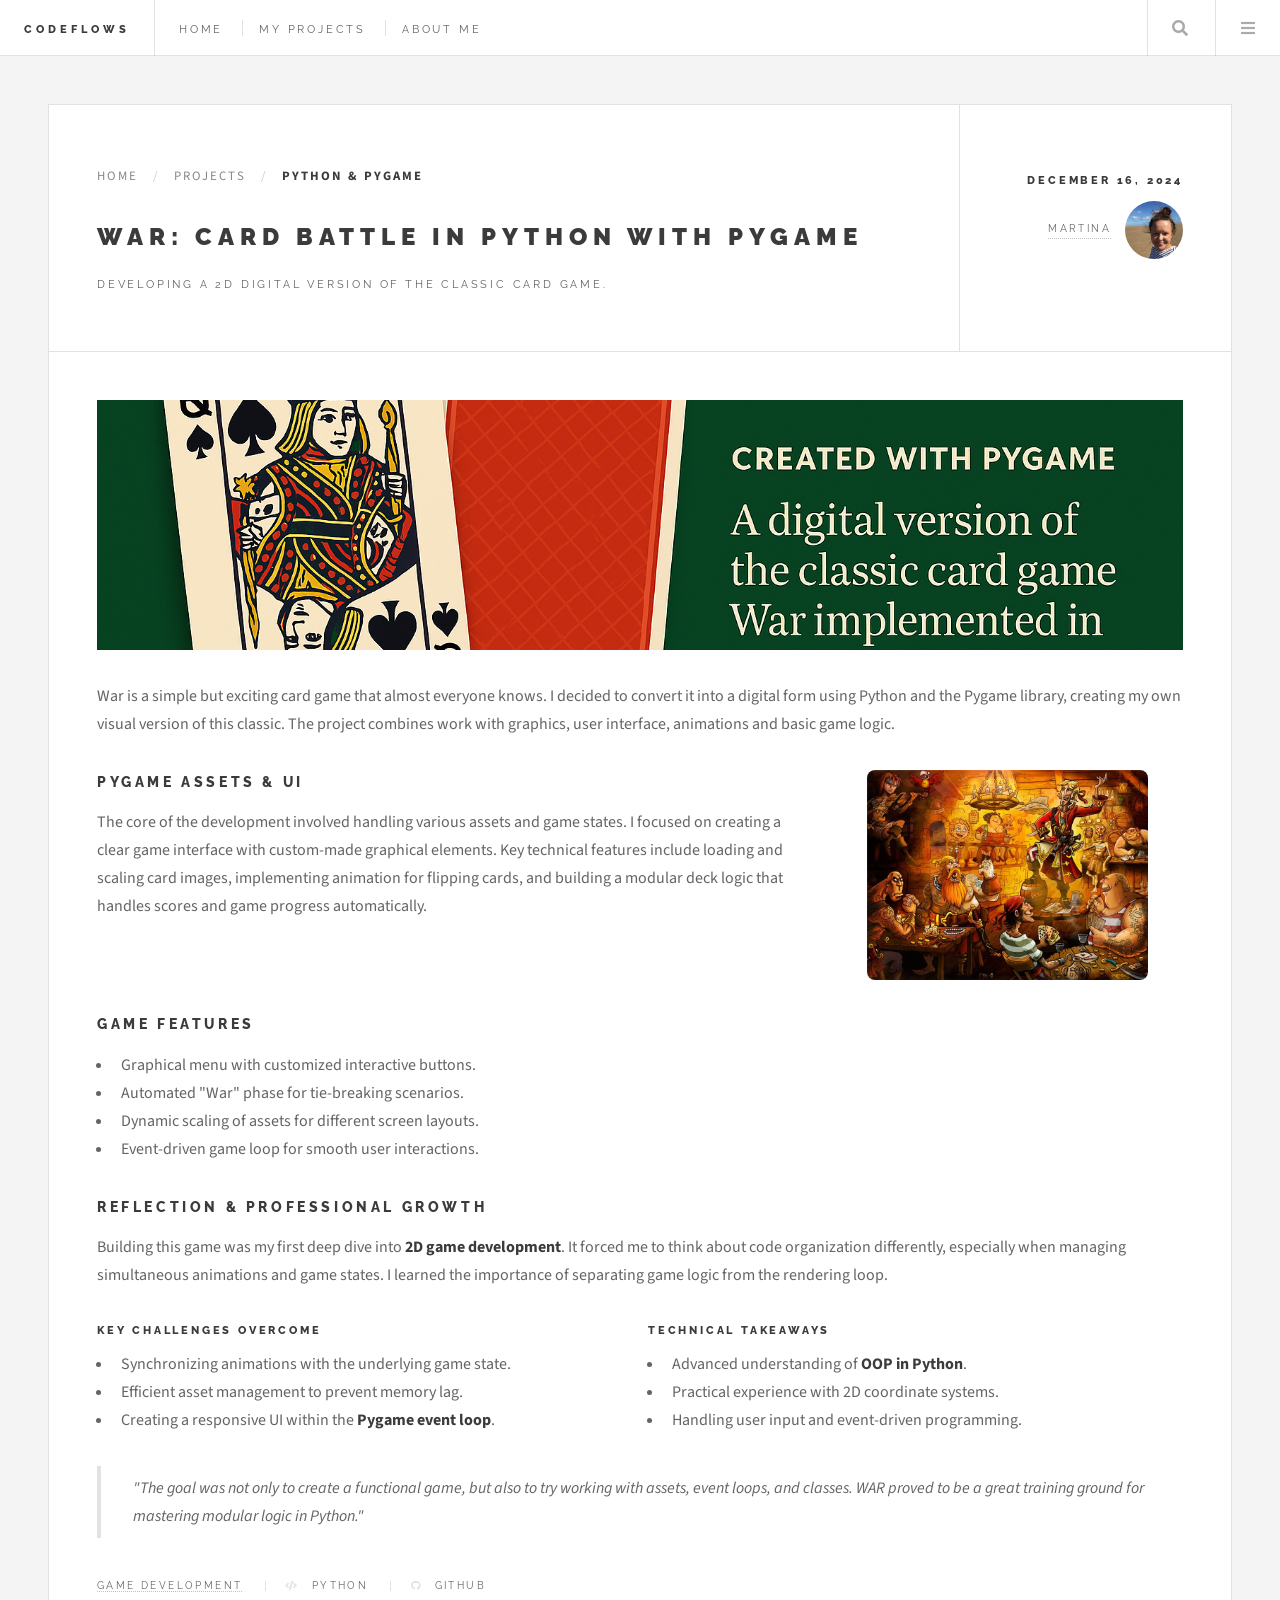
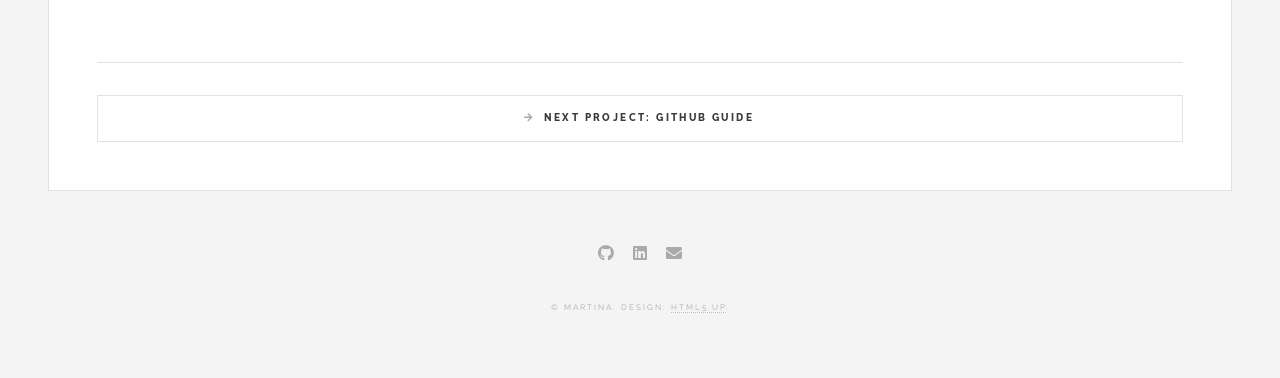
<file: card-game-war.html>
<!DOCTYPE HTML>
<html>
    <head>
        <title>Card Game War - CodeFlows</title>
        <meta charset="utf-8" />
        <meta name="viewport" content="width=device-width, initial-scale=1, user-scalable=no" />
        <link rel="stylesheet" href="assets/css/main.css" />
    </head>
    <body class="single is-preload">

        <div id="wrapper">

            <header id="header">
                <h1><a href="index.html">CodeFlows</a></h1>
                <nav class="links">
                    <ul>
                        <li><a href="index.html">Home</a></li>
                        <li><a href="projects.html">My projects</a></li>
                        <li><a href="about.html">About Me</a></li>
                    </ul>
                </nav>
                <nav class="main">
                    <ul>
                        <li class="search">
                            <a class="fa-search" href="#search">Search</a>
                            <form id="search" method="get" action="#">
                                <input type="text" name="query" placeholder="Search" />
                            </form>
                        </li>
                        <li class="menu">
                            <a class="fa-bars" href="#menu">Menu</a>
                        </li>
                    </ul>
                </nav>
            </header>

            <section id="menu">
                <section>
                    <ul class="links">
                        <li><a href="index.html"><h3>Home</h3><p>Back to the main page</p></a></li>
                        <li><a href="projects.html"><h3>My Projects</h3><p>Overview of all my work</p></a></li>
                        <li><a href="about.html"><h3>About Me</h3><p>Learn more about my background</p></a></li>
                    </ul>
                </section>
                <section>
                    <ul class="actions stacked">
                        <li><a href="https://github.com/Muller84?tab=repositories" class="button large fit icon brands fa-github" target="_blank" rel="noopener noreferrer">GitHub Profile</a></li>
                    </ul>
                </section>
            </section>

            <div id="main">
                <article class="post">
                    <header>
                        <div class="title">
                            <nav style="margin-bottom: 30px; font-size: 0.8em; text-transform: uppercase; letter-spacing: 2px;">
                                <a href="index.html" style="border-bottom: none; color: #888;">Home</a> 
                                <span style="margin: 0 10px; color: #ccc;">/</span> 
                                <a href="projects.html" style="border-bottom: none; color: #888;">Projects</a>
                                <span style="margin: 0 10px; color: #ccc;">/</span> 
                                <span style="color: #3b3b3b; font-weight: 700;">Python & Pygame</span>
                            </nav>
                            <h2><a href="#">WAR: Card Battle in Python with Pygame</a></h2>
                            <p>Developing a 2D digital version of the classic card game.</p>
                        </div>
                        <div class="meta">
                            <time class="published" datetime="2024-12-16">December 16, 2024</time>
                            <a href="about.html" class="author"><span class="name">Martina</span><img src="images/avatar.jpg" alt="Martina" /></a>
                        </div>
                    </header>

                    <span class="image featured"><img src="images/card_game2.png" alt="Card Game War Banner" /></span>

                    <p>War is a simple but exciting card game that almost everyone knows. I decided to convert it into a digital form using Python and the Pygame library, creating my own visual version of this classic. The project combines work with graphics, user interface, animations and basic game logic.</p>

                    <div class="row">
                        <div class="col-8 col-12-small">
                            <h3>Pygame Assets & UI</h3>
                            <p>The core of the development involved handling various assets and game states. I focused on creating a clear game interface with custom-made graphical elements. Key technical features include loading and scaling card images, implementing animation for flipping cards, and building a modular deck logic that handles scores and game progress automatically.</p>
                        </div>
                        <div class="col-4 col-12-small">
							<span class="image fit">
								<img src="images/card_game_war_menu.jpg" 
									alt="Game Menu UI" 
									style="border-radius: 8px; width: 80%; margin: 0 auto;" />
							</span>
						</div>
                    </div>

                    <h3>Game Features</h3>
                    <ul>
                        <li>Graphical menu with customized interactive buttons.</li>
                        <li>Automated "War" phase for tie-breaking scenarios.</li>
                        <li>Dynamic scaling of assets for different screen layouts.</li>
                        <li>Event-driven game loop for smooth user interactions.</li>
                    </ul>

                    <h3>Reflection & Professional Growth</h3>
                    <p>Building this game was my first deep dive into <strong>2D game development</strong>. It forced me to think about code organization differently, especially when managing simultaneous animations and game states. I learned the importance of separating game logic from the rendering loop.</p>

                    <div class="row">
                        <div class="col-6 col-12-medium">
                            <h4>Key Challenges Overcome</h4>
                            <ul>
                                <li>Synchronizing animations with the underlying game state.</li>
                                <li>Efficient asset management to prevent memory lag.</li>
                                <li>Creating a responsive UI within the <strong>Pygame event loop</strong>.</li>
                            </ul>
                        </div>
                        <div class="col-6 col-12-medium">
                            <h4>Technical Takeaways</h4>
                            <ul>
                                <li>Advanced understanding of <strong>OOP in Python</strong>.</li>
                                <li>Practical experience with 2D coordinate systems.</li>
                                <li>Handling user input and event-driven programming.</li>
                            </ul>
                        </div>
                    </div>

                    <blockquote>
                        "The goal was not only to create a functional game, but also to try working with assets, event loops, and classes. WAR proved to be a great training ground for mastering modular logic in Python."
                    </blockquote>

                    <footer>
                        <ul class="stats">
                            <li><a href="projects.html">Game Development</a></li>
                            <li><a href="https://www.python.org" class="icon solid fa-code" target="_blank" rel="noopener noreferrer"> Python</a></li>
                            <li><a href="https://github.com/Muller84/cardGameWar" class="icon brands fa-github" target="_blank" rel="noopener noreferrer"> GitHub</a></li>
                        </ul>
                    </footer>

                    <hr />
                    <section>
                        <ul class="actions fit">
                            <li><a href="github-guide.html" class="button primary fit icon solid fa-arrow-right">Next Project: GitHub Guide</a></li>
                        </ul>
                    </section>

                </article>
            </div>

            <section id="footer">
                <ul class="icons">
                    <li><a href="https://github.com/Muller84" class="icon brands fa-github" target="_blank"><span class="label">GitHub</span></a></li>
                    <li><a href="https://www.linkedin.com/in/martina-müllerová-15054712a" class="icon brands fa-linkedin" target="_blank"><span class="label">LinkedIn</span></a></li>
                    <li><a href="mailto:mullerm2891@gmail.com" class="icon solid fa-envelope"><span class="label">Email</span></a></li>
                </ul>
                <p class="copyright">&copy; Martina. Design: <a href="http://html5up.net">HTML5 UP</a>.</p>
            </section>

        </div>

        <script src="assets/js/jquery.min.js"></script>
        <script src="assets/js/browser.min.js"></script>
        <script src="assets/js/breakpoints.min.js"></script>
        <script src="assets/js/util.js"></script>
        <script src="assets/js/main.js"></script>

    </body>
</html>
</file>
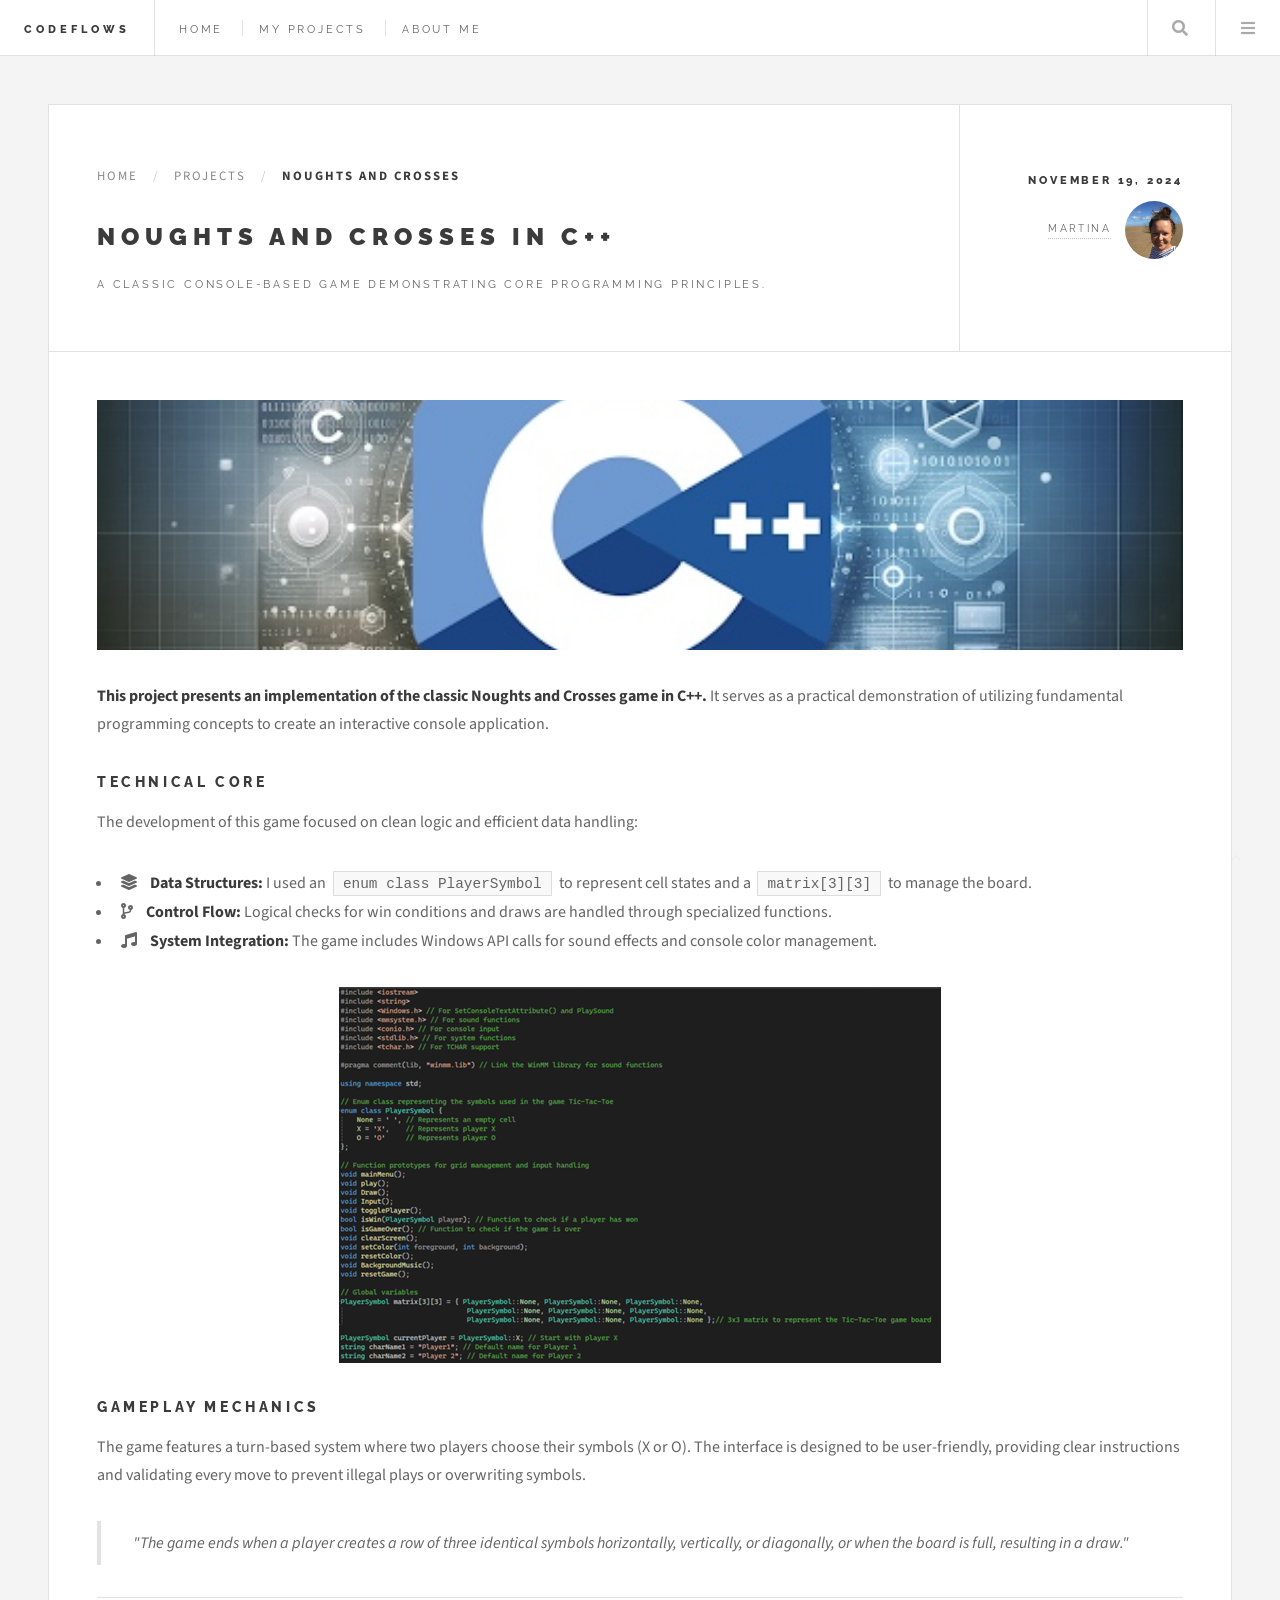
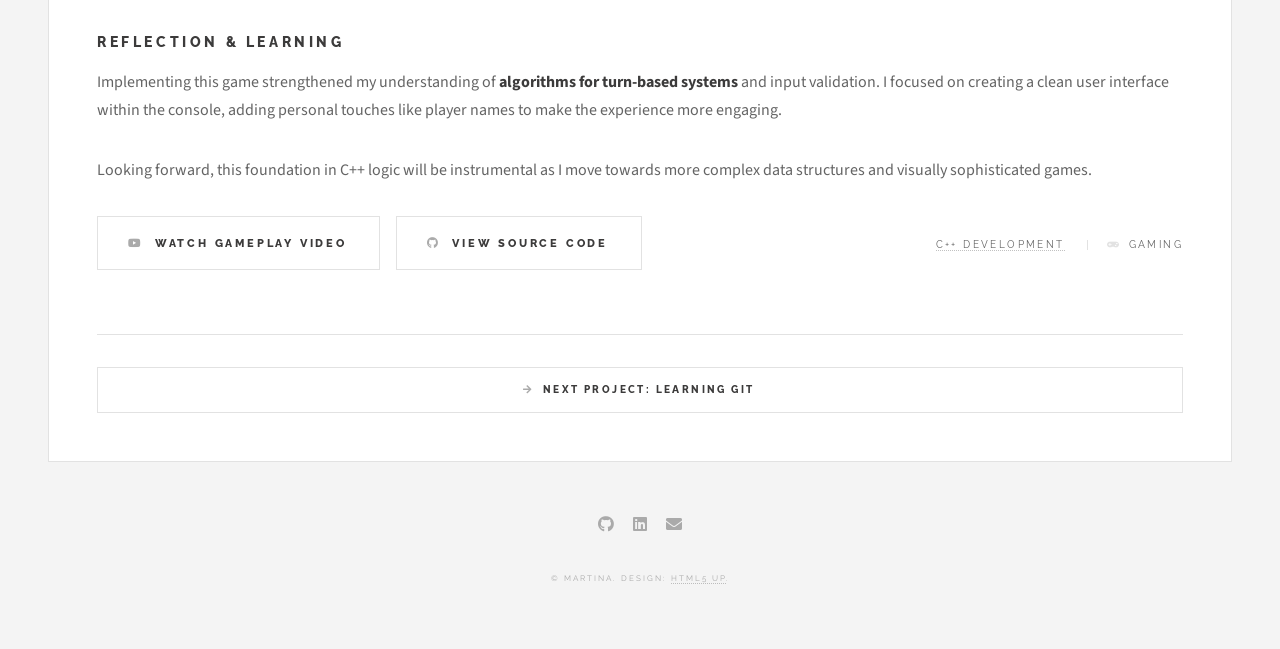
<file: cpp-noughts-crosses.html>
<!DOCTYPE HTML>

<html>
	<head>
		<title>Noughts and Crosses in C++</title>
		<meta charset="utf-8" />
		<meta name="viewport" content="width=device-width, initial-scale=1, user-scalable=no" />
		<link rel="stylesheet" href="assets/css/main.css" />
	</head>
	<body class="single is-preload">

		<!-- Wrapper -->
			<div id="wrapper">

				<!-- Header -->
					<header id="header">
						<h1><a href="index.html">CodeFlows</a></h1>
						<nav class="links">
							<ul>
								<li><a href="index.html">Home</a></li>
								<li><a href="projects.html">My projects</a></li>
								<li><a href="about.html">About Me</a></li>
							</ul>
						</nav>
						<nav class="main">
							<ul>
								<li class="search">
									<a class="fa-search" href="#search">Search</a>
									<form id="search" method="get" action="#">
										<input type="text" name="query" placeholder="Search" />
									</form>
								</li>
								<li class="menu">
									<a class="fa-bars" href="#menu">Menu</a>
								</li>
							</ul>
						</nav>
					</header>

				<!-- Menu -->
					<section id="menu">

						<!-- Links -->
							<section>
								<section id="menu">
									<section>
										<ul class="links">
											<li>
												<a href="index.html">
													<h3>Home</h3>
													<p>Back to the main page</p>
												</a>
											</li>
											<li>
												<a href="projects.html">
													<h3>My Projects</h3>
													<p>Overview of all my work</p>
												</a>
											</li>
											<li>
												<a href="about.html">
													<h3>About Me</h3>
													<p>Learn more about my background</p>
												</a>
											</li>
										</ul>
									</section>
									<section>
										<ul class="actions stacked">
											<li>
												<a href="https://github.com/Muller84?tab=repositories" class="button large fit icon brands fa-github" target="_blank">GitHub Profile</a>
											</li>
										</ul>
									</section>
								</section>
							</section>

						<!-- Actions -->
							<section>
    							<ul class="actions stacked">
        							<li>
            							<a href="https://github.com/Muller84?tab=repositories" 
										class="button large fit icon brands fa-github" 
               							target="_blank" 
               							rel="noopener noreferrer">
               							GitHub Profile
            							</a>
        							</li>
    							</ul>
							</section>

					</section>

				<!-- Main -->
					<div id="main">

						<article class="post">
							<header>
								<div class="title">
									<nav style="margin-bottom: 30px; font-size: 0.8em; text-transform: uppercase; letter-spacing: 2px;">
										<a href="index.html" style="border-bottom: none; color: #888;">Home</a> 
										<span style="margin: 0 10px; color: #ccc;">/</span> 
										<a href="projects.html" style="border-bottom: none; color: #888;">Projects</a>
										<span style="margin: 0 10px; color: #ccc;">/</span> 
										<span style="color: #3b3b3b; font-weight: 700;">Noughts and Crosses</span>
									</nav>
									<h2><a href="#">Noughts and Crosses in C++</a></h2>
									<p>A classic console-based game demonstrating core programming principles.</p>
								</div>
								<div class="meta">
									<time class="published" datetime="2024-11-19">November 19, 2024</time>
									<a href="about.html" class="author"><span class="name">Martina</span><img src="images/avatar.jpg" alt="Martina" /></a>
								</div>
							</header>

							<span class="image featured"><img src="images/C_noughts1.jpg" alt="C++ Noughts and Crosses Cover" /></span>

							<p><strong>This project presents an implementation of the classic Noughts and Crosses game in C++.</strong> It serves as a practical demonstration of utilizing fundamental programming concepts to create an interactive console application.</p>

							<h3>Technical Core</h3>
							<p>The development of this game focused on clean logic and efficient data handling:</p>
							<ul>
								<li><i class="icon solid fa-layer-group" style="margin-right: 10px;"></i> <strong>Data Structures:</strong> I used an <code>enum class PlayerSymbol</code> to represent cell states and a <code>matrix[3][3]</code> to manage the board.</li>
								<li><i class="icon solid fa-code-branch" style="margin-right: 10px;"></i> <strong>Control Flow:</strong> Logical checks for win conditions and draws are handled through specialized functions.</li>
								<li><i class="icon solid fa-music" style="margin-right: 10px;"></i> <strong>System Integration:</strong> The game includes Windows API calls for sound effects and console color management.</li>
							</ul>

							<span class="image main"><img src="images/cpp_code_screen.png" alt="C++ Code Snippet - Data Structures and Enums" /></span>


							<h3>Gameplay Mechanics</h3>
							<p>The game features a turn-based system where two players choose their symbols (X or O). The interface is designed to be user-friendly, providing clear instructions and validating every move to prevent illegal plays or overwriting symbols.</p>

							<blockquote>
								"The game ends when a player creates a row of three identical symbols horizontally, vertically, or diagonally, or when the board is full, resulting in a draw."
							</blockquote>

							<hr />

							<h3>Reflection & Learning</h3>
							<p>Implementing this game strengthened my understanding of <strong>algorithms for turn-based systems</strong> and input validation. I focused on creating a clean user interface within the console, adding personal touches like player names to make the experience more engaging.</p>
							<p>Looking forward, this foundation in C++ logic will be instrumental as I move towards more complex data structures and visually sophisticated games.</p>

							<footer>
								<ul class="actions">
									<li><a href="https://youtu.be/vqgNfzixkmo" class="button large icon brands fa-youtube" target="_blank">Watch Gameplay Video</a></li>
									<li><a href="https://github.com/Muller84/Noughts-and-Crosses" class="button large icon brands fa-github" target="_blank">View Source Code</a></li>
								</ul>
								<ul class="stats">
									<li><a href="projects.html">C++ Development</a></li>
									<li><a href="#" class="icon solid fa-gamepad">Gaming</a></li>
								</ul>
							</footer>

							<hr />
							<section>
								<div class="row">
									<div class="col-12">
										<ul class="actions fit">
											<li><a href="learning-git.html" class="button primary fit icon solid fa-arrow-right">Next Project: Learning Git</a></li>
										</ul>
									</div>
								</div>
							</section>
						</article>

					</div>

				<!-- Footer -->
					<section id="footer">
    							<ul class="icons">
        							<li><a href="https://github.com/Muller84" class="icon brands fa-github" target="_blank"><span class="label">GitHub</span></a></li>
        							<li><a href="https://www.linkedin.com/in/martina-müllerová-15054712a" class="icon brands fa-linkedin" target="_blank"><span class="label">LinkedIn</span></a></li>
        							<li><a href="mailto:mullerm2891@gmail.com" class="icon solid fa-envelope"><span class="label">Email</span></a></li>
    							</ul>
    
								<p class="copyright">&copy; Martina. Design: <a href="http://html5up.net">HTML5 UP</a>.</p>

					</section>

			</div>

			<a href="#header" id="back-to-top" class="button icon solid fa-chevron-up"></a>

		<!-- Scripts -->
			<script src="assets/js/jquery.min.js"></script>
			<script src="assets/js/browser.min.js"></script>
			<script src="assets/js/breakpoints.min.js"></script>
			<script src="assets/js/util.js"></script>
			<script src="assets/js/main.js"></script>

	</body>
</html>
</file>
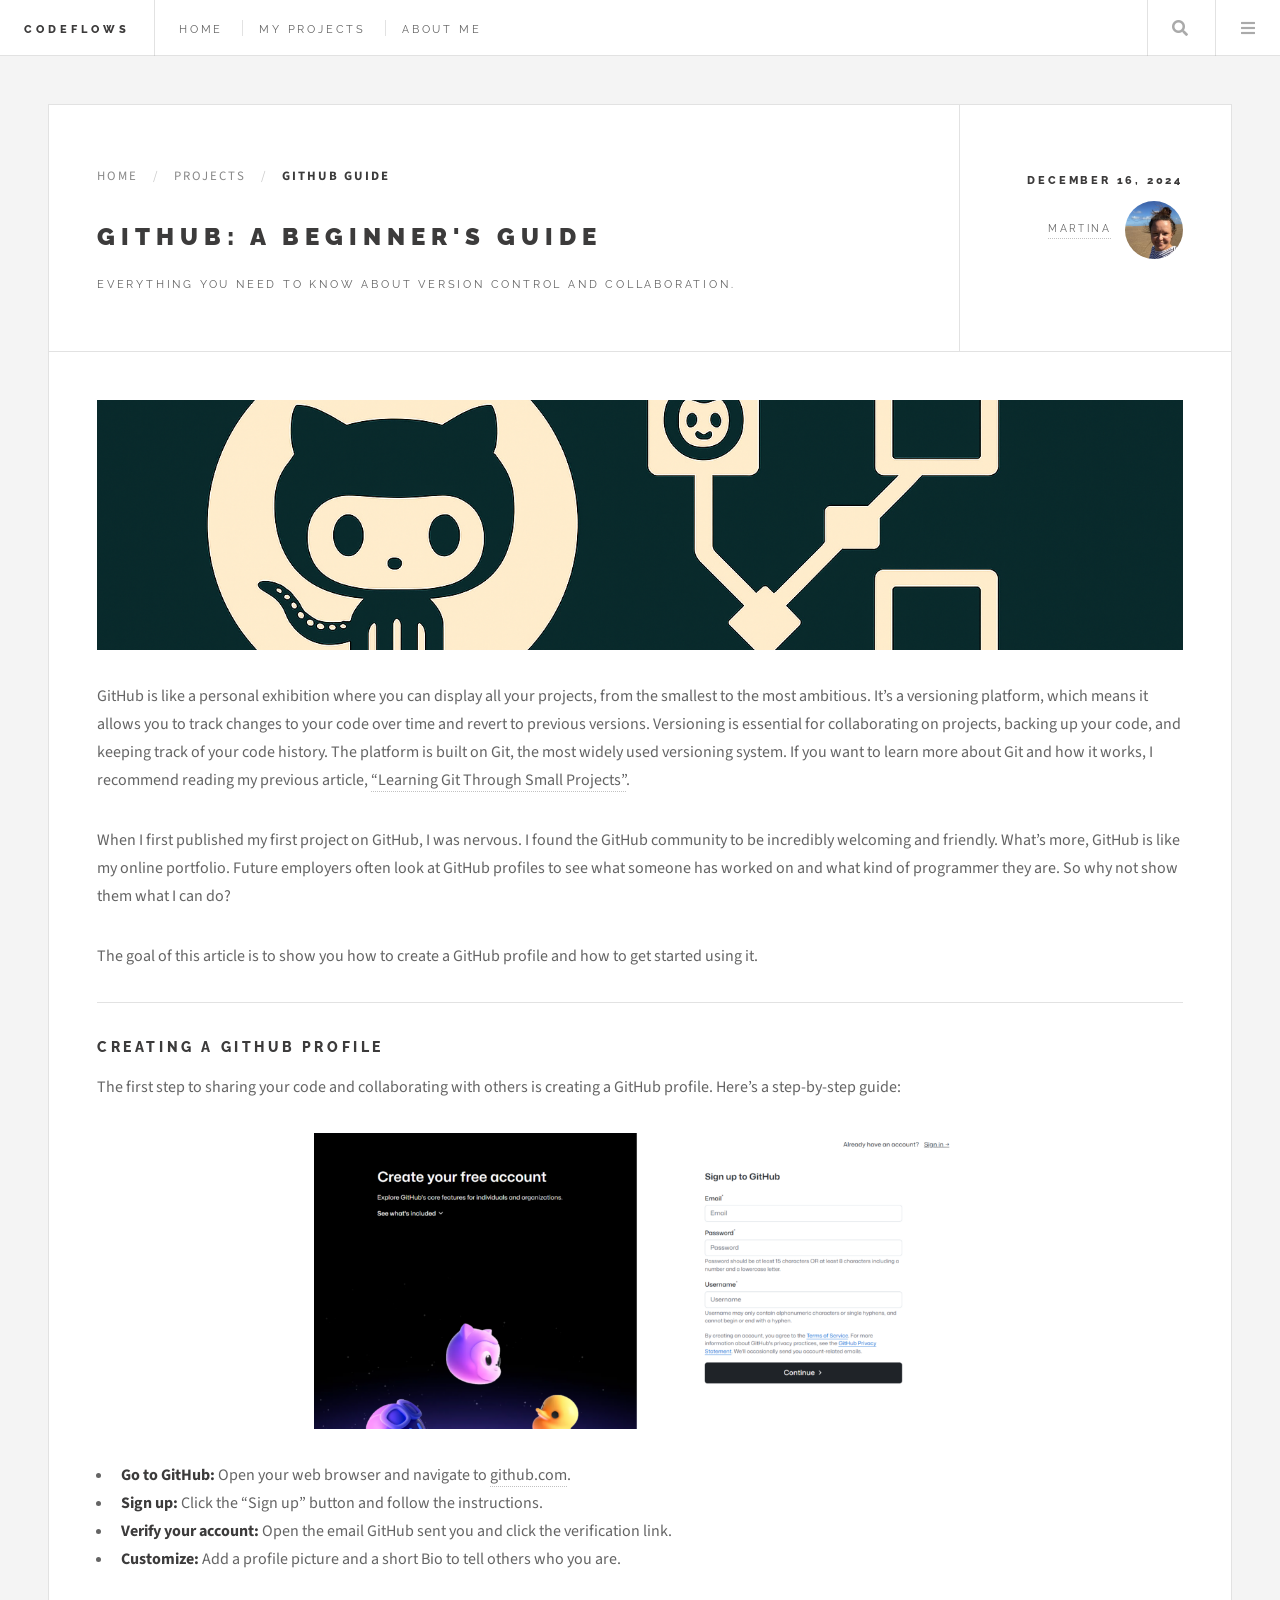
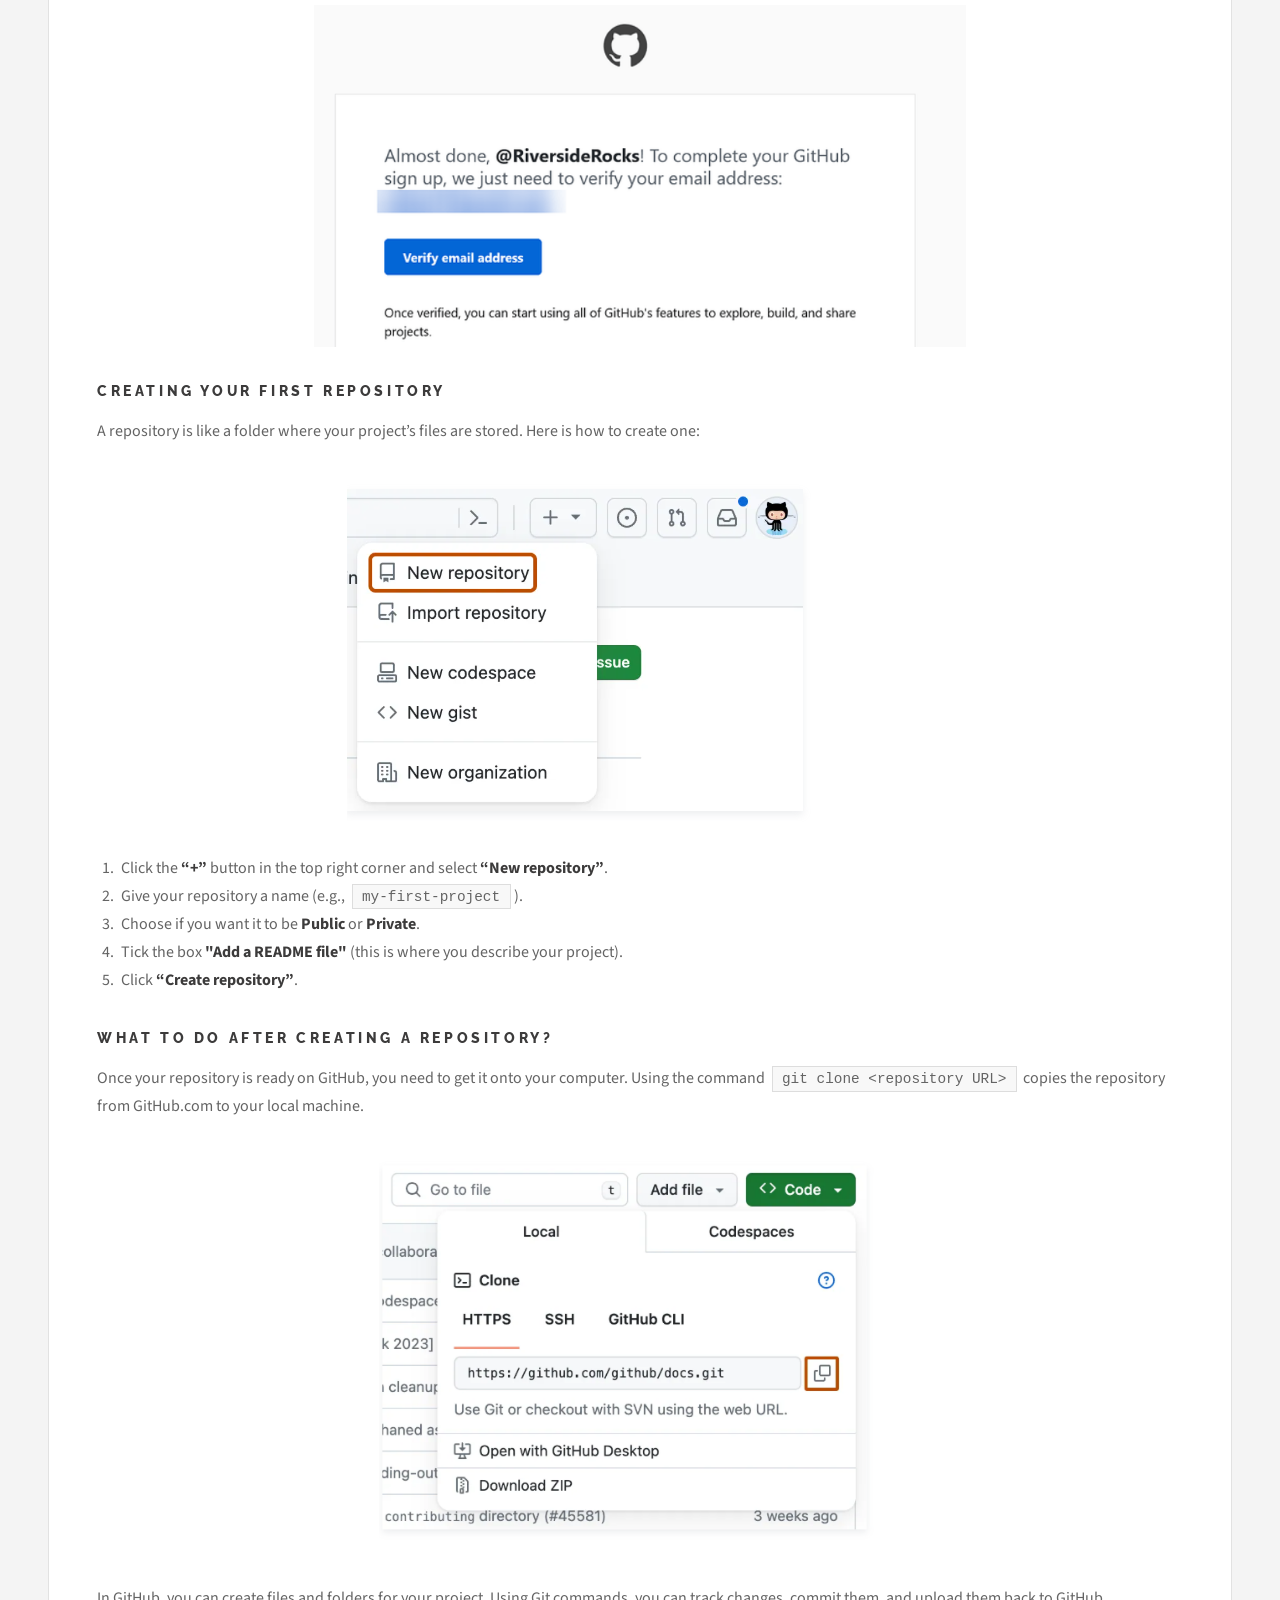
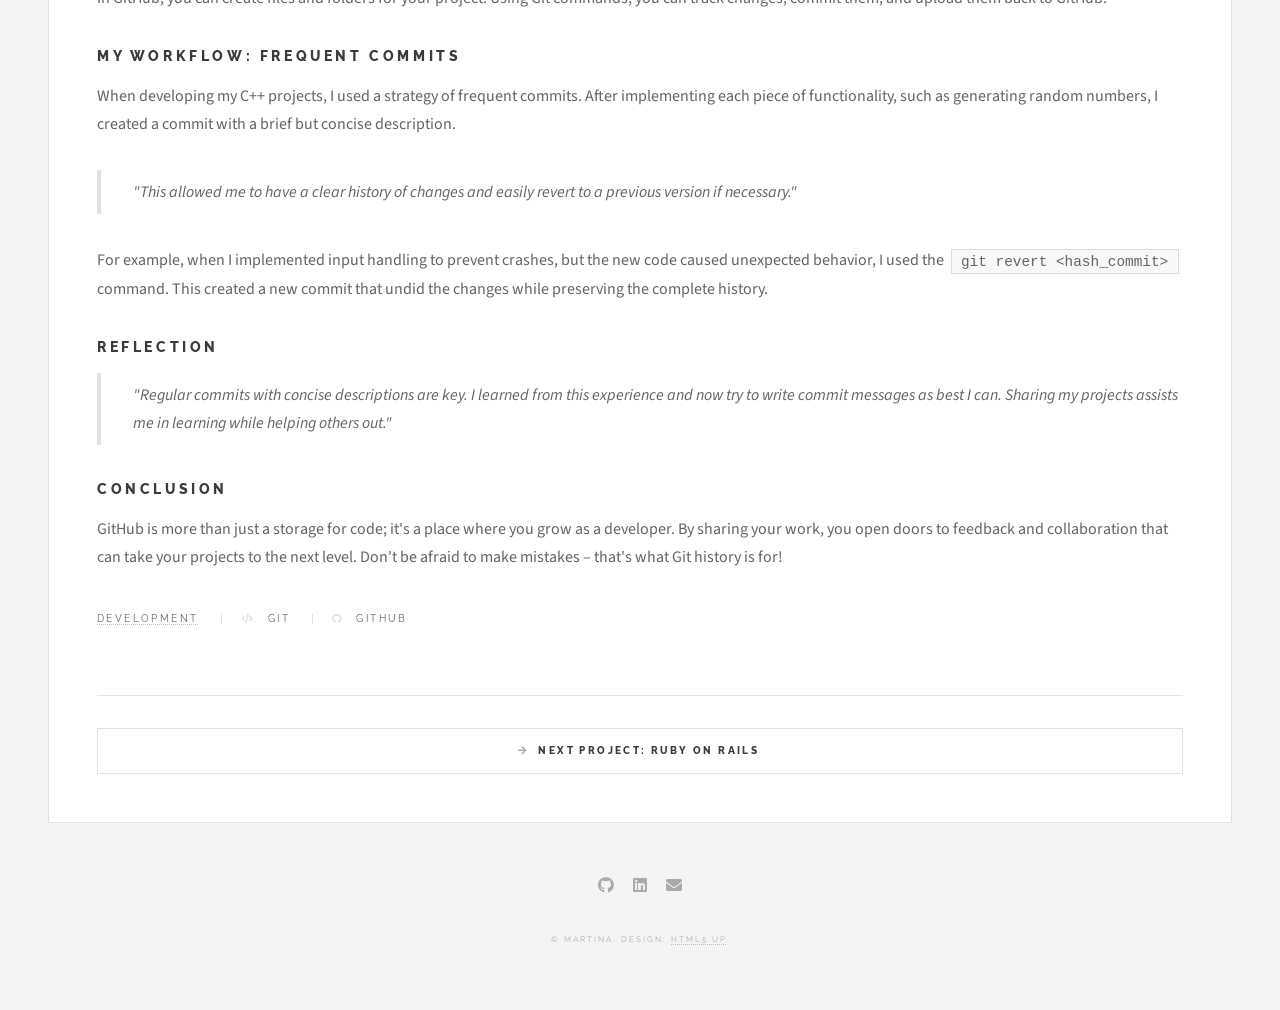
<file: github-guide.html>
<!DOCTYPE HTML>
<html>
    <head>
        <title>GitHub: A Beginner's Guide</title>
        <meta charset="utf-8" />
        <meta name="viewport" content="width=device-width, initial-scale=1, user-scalable=no" />
        <link rel="stylesheet" href="assets/css/main.css" />
    </head>
    <body class="single is-preload">

        <div id="wrapper">

                <header id="header">
                        <h1><a href="index.html">CodeFlows</a></h1>
                        <nav class="links">
                            <ul>
                                <li><a href="index.html">Home</a></li>
                                <li><a href="projects.html">My projects</a></li>
                                <li><a href="about.html">About Me</a></li>
                            </ul>
                        </nav>
                        <nav class="main">
                            <ul>
                                <li class="search">
                                    <a class="fa-search" href="#search">Search</a>
                                    <form id="search" method="get" action="#">
                                        <input type="text" name="query" placeholder="Search" />
                                    </form>
                                </li>
                                <li class="menu">
                                    <a class="fa-bars" href="#menu">Menu</a>
                                </li>
                            </ul>
                        </nav>
                    </header>

                <section id="menu">
                        <section>
                            <ul class="links">
                                <li>
                                    <a href="index.html">
                                        <h3>Home</h3>
                                        <p>Back to the main page</p>
                                    </a>
                                </li>
                                <li>
                                    <a href="projects.html">
                                        <h3>My Projects</h3>
                                        <p>Overview of all my work</p>
                                    </a>
                                </li>
                                <li>
                                    <a href="about.html">
                                        <h3>About Me</h3>
                                        <p>Learn more about my background</p>
                                    </a>
                                </li>
                            </ul>
                        </section>
                        <section>
                            <ul class="actions stacked">
                                <li>
                                    <a href="https://github.com/Muller84?tab=repositories" class="button large fit icon brands fa-github" target="_blank">GitHub Profile</a>
                                </li>
                            </ul>
                        </section>
                    </section>

                <div id="main">

                        <article class="post">
                            <header>
                                <div class="title">
                                    <nav style="margin-bottom: 30px; font-size: 0.8em; text-transform: uppercase; letter-spacing: 2px;">
                                        <a href="index.html" style="border-bottom: none; color: #888;">Home</a> 
                                        <span style="margin: 0 10px; color: #ccc;">/</span> 
                                        <a href="projects.html" style="border-bottom: none; color: #888;">Projects</a>
                                        <span style="margin: 0 10px; color: #ccc;">/</span> 
                                        <span style="color: #3b3b3b; font-weight: 700;">GitHub Guide</span>
                                    </nav>
                                    <h2><a href="#">GitHub: A Beginner's Guide</a></h2>
                                    <p>Everything you need to know about Version Control and Collaboration.</p>
                                </div>
                                <div class="meta">
                                    <time class="published" datetime="2024-12-16">December 16, 2024</time>
                                    <a href="about.html" class="author"><span class="name">Martina</span><img src="images/avatar.jpg" alt="Martina" /></a>
                                </div>
                            </header>
                            
                            <span class="image featured"><img src="images/gitHub1.png" alt="GitHub Sign Up" /></span>
                            
                            <p>GitHub is like a personal exhibition where you can display all your projects, from the smallest to the most ambitious. It’s a versioning platform, which means it allows you to track changes to your code over time and revert to previous versions. Versioning is essential for collaborating on projects, backing up your code, and keeping track of your code history. The platform is built on Git, the most widely used versioning system. If you want to learn more about Git and how it works, I recommend reading my previous article, <a href="learning-git.html">“Learning Git Through Small Projects”</a>.</p>

                            <p>When I first published my first project on GitHub, I was nervous. I found the GitHub community to be incredibly welcoming and friendly. What’s more, GitHub is like my online portfolio. Future employers often look at GitHub profiles to see what someone has worked on and what kind of programmer they are. So why not show them what I can do?</p>

                            <p>The goal of this article is to show you how to create a GitHub profile and how to get started using it.</p>

                            <hr /> 
                            <h3>Creating a GitHub Profile</h3>
                            <p>The first step to sharing your code and collaborating with others is creating a GitHub profile. Here’s a step-by-step guide:</p>
                            <span class="image main"><img src="images/gitHub_signUp.png" alt="GitHub Sign Up Form" /></span>
                            <ul>
                                <li><strong>Go to GitHub:</strong> Open your web browser and navigate to <a href="https://github.com/" target="_blank">github.com</a>.</li>
                                <li><strong>Sign up:</strong> Click the “Sign up” button and follow the instructions.</li>
                                <li><strong>Verify your account:</strong> Open the email GitHub sent you and click the verification link.</li>
                                <li><strong>Customize:</strong> Add a profile picture and a short Bio to tell others who you are.</li>
                            </ul>

                            <span class="image main"><img src="images/verify-account-GitHub.png" alt="Email verification" /></span>

                            <h3>Creating Your First Repository</h3>
                            <p>A repository is like a folder where your project’s files are stored. Here is how to create one:</p>
                            
                            <span class="image main"><img src="images/new-repository-github.png" alt="New repository button" /></span>

                            <ol>
                                <li>Click the <strong>“+”</strong> button in the top right corner and select <strong>“New repository”</strong>.</li>
                                <li>Give your repository a name (e.g., <code>my-first-project</code>).</li>
                                <li>Choose if you want it to be <strong>Public</strong> or <strong>Private</strong>.</li>
                                <li>Tick the box <strong>"Add a README file"</strong> (this is where you describe your project).</li>
                                <li>Click <strong>“Create repository”</strong>.</li>
                            </ol>

                            <h3>What to do after creating a repository?</h3>
                            <p>
                                Once your repository is ready on GitHub, you need to get it onto your computer. 
                                Using the command <code>git clone &lt;repository URL&gt;</code> copies the repository 
                                from GitHub.com to your local machine.
                            </p>

                            <span class="image main"><img src="images/clony-repository-github.png" alt="GitHub Clone URL location" /></span>

                            <p>
                                In GitHub, you can create files and folders for your project. Using Git commands, 
                                you can track changes, commit them, and upload them back to GitHub.
                            </p>

                            <h3>My Workflow: Frequent Commits</h3>
                            <p>
                                When developing my C++ projects, I used a strategy of frequent commits. After implementing 
                                each piece of functionality, such as generating random numbers, I created a commit 
                                with a brief but concise description.
                            </p>

                            <blockquote>
                                "This allowed me to have a clear history of changes and easily revert to a previous 
                                version if necessary."
                            </blockquote>

                            <p>
                                For example, when I implemented input handling to prevent crashes, but the new code caused 
                                unexpected behavior, I used the <code>git revert &lt;hash_commit&gt;</code> command. 
                                This created a new commit that undid the changes while preserving the complete history.
                            </p>

                            <h3>Reflection</h3>
                            <blockquote>
                                "Regular commits with concise descriptions are key. I learned from this experience and now try to write commit messages as best I can. Sharing my projects assists me in learning while helping others out."
                            </blockquote>

                            <h3>Conclusion</h3>
                            <p>
                                GitHub is more than just a storage for code; it's a place where you grow as a developer. 
                                By sharing your work, you open doors to feedback and collaboration that can take your projects 
                                to the next level. Don't be afraid to make mistakes – that's what Git history is for!
                            </p>

                            <footer>
                                <ul class="stats">
                                    <li><a href="projects.html">Development</a></li>
                                    <li><a href="https://git-scm.com/" class="icon solid fa-code" target="_blank"> Git</a></li>
                                    <li><a href="https://github.com/" class="icon brands fa-github" target="_blank"> GitHub</a></li>
                                </ul>
                            </footer>

                            <hr />
                            <section>
                                <div class="row">
                                    <div class="col-12">
                                        <ul class="actions fit">
                                            <li><a href="ruby-on-rails.html" class="button primary fit icon solid fa-arrow-right">Next Project: Ruby on Rails</a></li>
                                        </ul>
                                    </div>
                                </div>
                            </section>
                        </article>

                    </div>

                <section id="footer">
                        <ul class="icons">
                            <li><a href="https://github.com/Muller84" class="icon brands fa-github" target="_blank"><span class="label">GitHub</span></a></li>
                            <li><a href="https://www.linkedin.com/in/martina-müllerová-15054712a" class="icon brands fa-linkedin" target="_blank"><span class="label">LinkedIn</span></a></li>
                            <li><a href="mailto:mullerm2891@gmail.com" class="icon solid fa-envelope"><span class="label">Email</span></a></li>
                        </ul>
                        <p class="copyright">&copy; Martina. Design: <a href="http://html5up.net">HTML5 UP</a>.</p>
                    </section>

            </div>

        <script src="assets/js/jquery.min.js"></script>
            <script src="assets/js/browser.min.js"></script>
            <script src="assets/js/breakpoints.min.js"></script>
            <script src="assets/js/util.js"></script>
            <script src="assets/js/main.js"></script>

    </body>
</html>
</file>
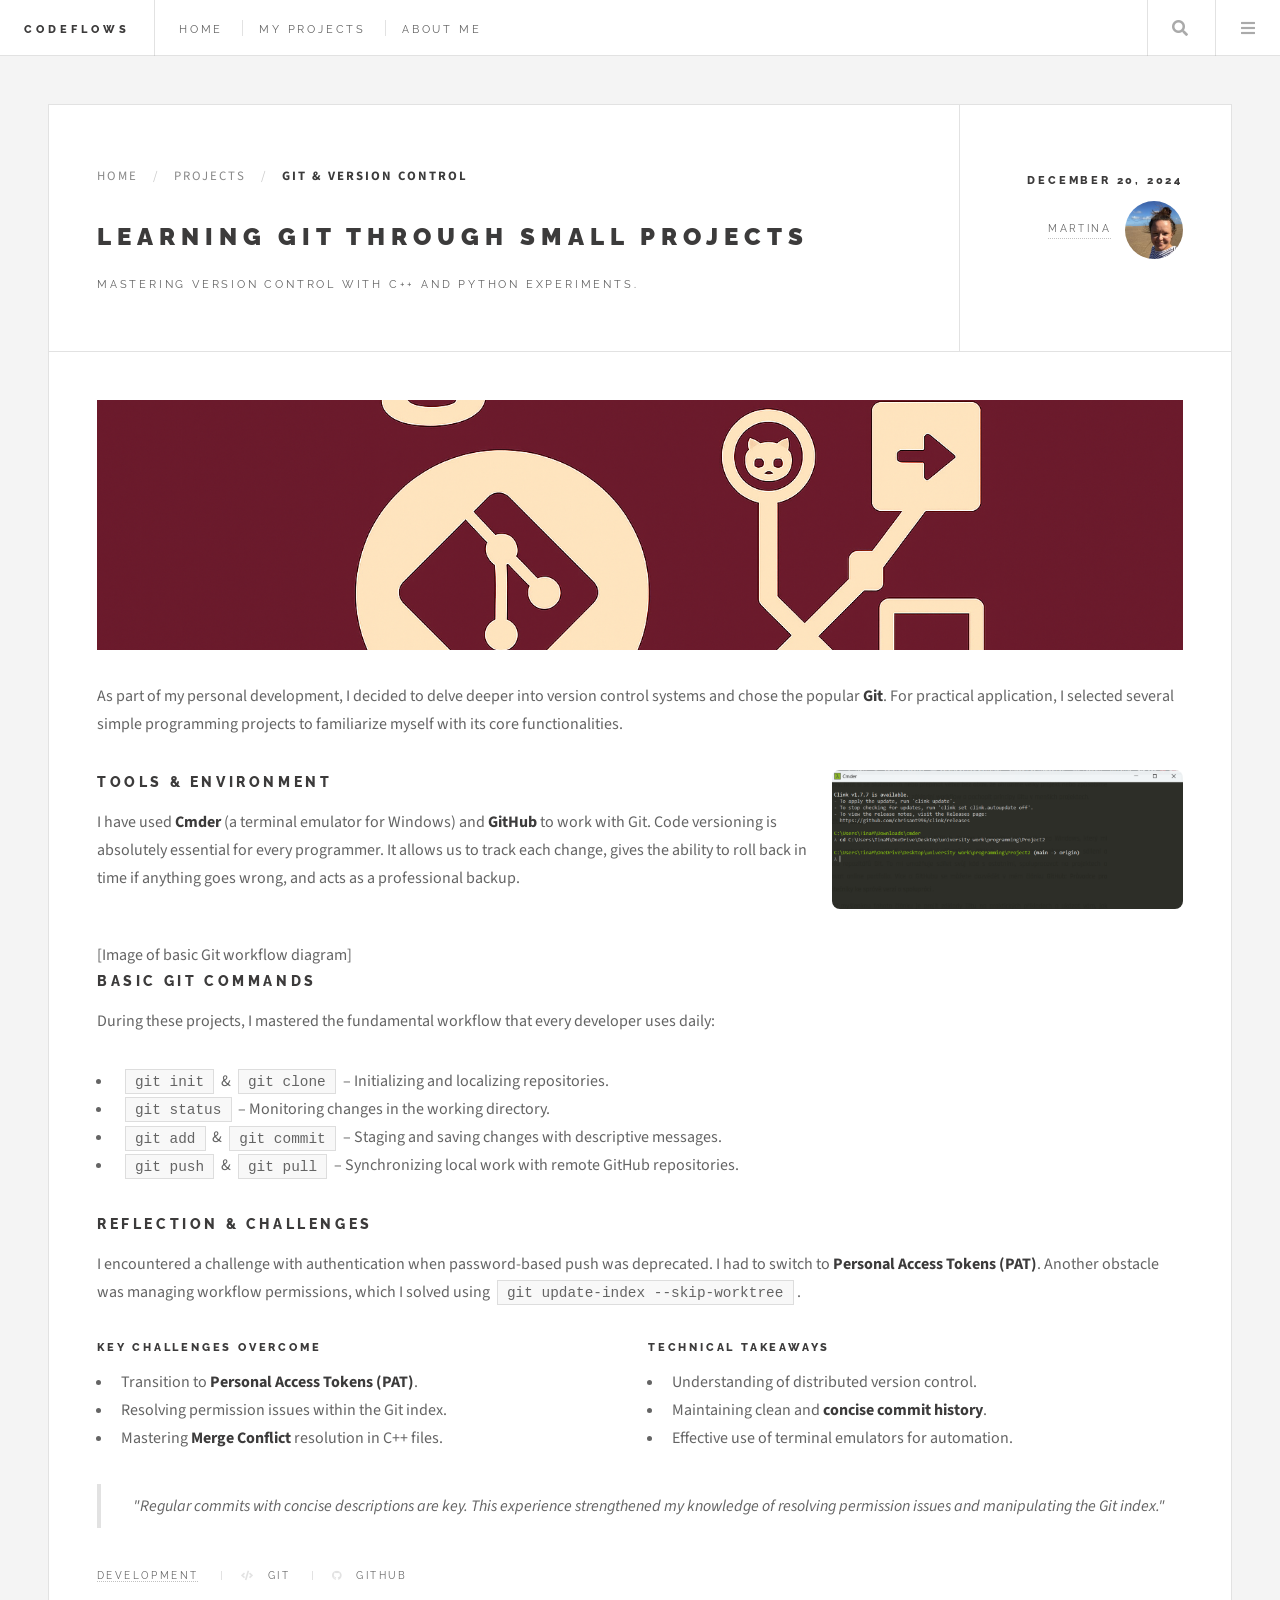
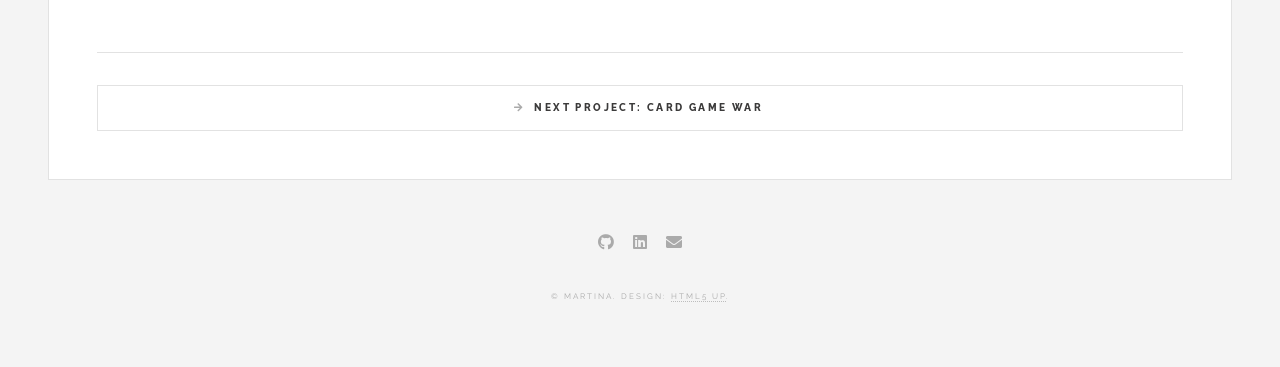
<file: learning-git.html>
<!DOCTYPE HTML>
<html>
    <head>
        <title>Learning Git - CodeFlows</title>
        <meta charset="utf-8" />
        <meta name="viewport" content="width=device-width, initial-scale=1, user-scalable=no" />
        <link rel="stylesheet" href="assets/css/main.css" />
    </head>
    <body class="single is-preload">

        <div id="wrapper">

            <header id="header">
                <h1><a href="index.html">CodeFlows</a></h1>
                <nav class="links">
                    <ul>
                        <li><a href="index.html">Home</a></li>
                        <li><a href="projects.html">My projects</a></li>
                        <li><a href="about.html">About Me</a></li>
                    </ul>
                </nav>
                <nav class="main">
                    <ul>
                        <li class="search">
                            <a class="fa-search" href="#search">Search</a>
                            <form id="search" method="get" action="#">
                                <input type="text" name="query" placeholder="Search" />
                            </form>
                        </li>
                        <li class="menu">
                            <a class="fa-bars" href="#menu">Menu</a>
                        </li>
                    </ul>
                </nav>
            </header>

            <section id="menu">
                <section>
                    <ul class="links">
                        <li><a href="index.html"><h3>Home</h3><p>Back to the main page</p></a></li>
                        <li><a href="projects.html"><h3>My Projects</h3><p>Overview of all my work</p></a></li>
                        <li><a href="about.html"><h3>About Me</h3><p>Learn more about my background</p></a></li>
                    </ul>
                </section>
                <section>
                    <ul class="actions stacked">
                        <li><a href="https://github.com/Muller84?tab=repositories" class="button large fit icon brands fa-github" target="_blank" rel="noopener noreferrer">GitHub Profile</a></li>
                    </ul>
                </section>
            </section>

            <div id="main">
                <article class="post">
                    <header>
                        <div class="title">
                            <nav style="margin-bottom: 30px; font-size: 0.8em; text-transform: uppercase; letter-spacing: 2px;">
                                <a href="index.html" style="border-bottom: none; color: #888;">Home</a> 
                                <span style="margin: 0 10px; color: #ccc;">/</span> 
                                <a href="projects.html" style="border-bottom: none; color: #888;">Projects</a>
                                <span style="margin: 0 10px; color: #ccc;">/</span> 
                                <span style="color: #3b3b3b; font-weight: 700;">Git & Version Control</span>
                            </nav>
                            <h2><a href="#">Learning Git Through Small Projects</a></h2>
                            <p>Mastering version control with C++ and Python experiments.</p>
                        </div>
                        <div class="meta">
                            <time class="published" datetime="2024-12-20">December 20, 2024</time>
                            <a href="about.html" class="author"><span class="name">Martina</span><img src="images/avatar.jpg" alt="Martina" /></a>
                        </div>
                    </header>

                    <span class="image featured"><img src="images/git2.png" alt="Git Flow Banner" /></span>

                    <p>As part of my personal development, I decided to delve deeper into version control systems and chose the popular <strong>Git</strong>. For practical application, I selected several simple programming projects to familiarize myself with its core functionalities.</p>

                    <div class="row">
                        <div class="col-8 col-12-small">
                            <h3>Tools & Environment</h3>
                            <p>I have used <strong>Cmder</strong> (a terminal emulator for Windows) and <strong>GitHub</strong> to work with Git. Code versioning is absolutely essential for every programmer. It allows us to track each change, gives the ability to roll back in time if anything goes wrong, and acts as a professional backup.</p>
                        </div>
                        <div class="col-4 col-12-small">
                            <span class="image fit"><img src="images/cmder_Git.png" alt="Cmder interface" style="border-radius: 8px;" /></span>
                        </div>
                    </div>

                    

[Image of basic Git workflow diagram]


                    <h3>Basic Git Commands</h3>
                    <p>During these projects, I mastered the fundamental workflow that every developer uses daily:</p>
                    <ul>
                        <li><code>git init</code> & <code>git clone</code> – Initializing and localizing repositories.</li>
                        <li><code>git status</code> – Monitoring changes in the working directory.</li>
                        <li><code>git add</code> & <code>git commit</code> – Staging and saving changes with descriptive messages.</li>
                        <li><code>git push</code> & <code>git pull</code> – Synchronizing local work with remote GitHub repositories.</li>
                    </ul>

                    <h3>Reflection & Challenges</h3>
                    <p>I encountered a challenge with authentication when password-based push was deprecated. I had to switch to <strong>Personal Access Tokens (PAT)</strong>. Another obstacle was managing workflow permissions, which I solved using <code>git update-index --skip-worktree</code>.</p>

                    <div class="row">
                        <div class="col-6 col-12-medium">
                            <h4>Key Challenges Overcome</h4>
                            <ul>
                                <li>Transition to <strong>Personal Access Tokens (PAT)</strong>.</li>
                                <li>Resolving permission issues within the Git index.</li>
                                <li>Mastering <strong>Merge Conflict</strong> resolution in C++ files.</li>
                            </ul>
                        </div>
                        <div class="col-6 col-12-medium">
                            <h4>Technical Takeaways</h4>
                            <ul>
                                <li>Understanding of distributed version control.</li>
                                <li>Maintaining clean and <strong>concise commit history</strong>.</li>
                                <li>Effective use of terminal emulators for automation.</li>
                            </ul>
                        </div>
                    </div>

                    <blockquote>
                        "Regular commits with concise descriptions are key. This experience strengthened my knowledge of resolving permission issues and manipulating the Git index."
                    </blockquote>

                    <footer>
                        <ul class="stats">
                            <li><a href="projects.html">Development</a></li>
                            <li><a href="https://git-scm.com/" class="icon solid fa-code" target="_blank" rel="noopener noreferrer"> Git</a></li>
                            <li><a href="https://github.com/" class="icon brands fa-github" target="_blank" rel="noopener noreferrer"> GitHub</a></li>
                        </ul>
                    </footer>

                    <hr />
                    <section>
                        <ul class="actions fit">
                            <li><a href="card-game-war.html" class="button primary fit icon solid fa-arrow-right">Next Project: Card Game War</a></li>
                        </ul>
                    </section>

                </article>
            </div>

            <section id="footer">
                <ul class="icons">
                    <li><a href="https://github.com/Muller84" class="icon brands fa-github" target="_blank"><span class="label">GitHub</span></a></li>
                    <li><a href="https://www.linkedin.com/in/martina-müllerová-15054712a" class="icon brands fa-linkedin" target="_blank"><span class="label">LinkedIn</span></a></li>
                    <li><a href="mailto:mullerm2891@gmail.com" class="icon solid fa-envelope"><span class="label">Email</span></a></li>
                </ul>
                <p class="copyright">&copy; Martina. Design: <a href="http://html5up.net">HTML5 UP</a>.</p>
            </section>

        </div>

        <script src="assets/js/jquery.min.js"></script>
        <script src="assets/js/browser.min.js"></script>
        <script src="assets/js/breakpoints.min.js"></script>
        <script src="assets/js/util.js"></script>
        <script src="assets/js/main.js"></script>

    </body>
</html>
</file>
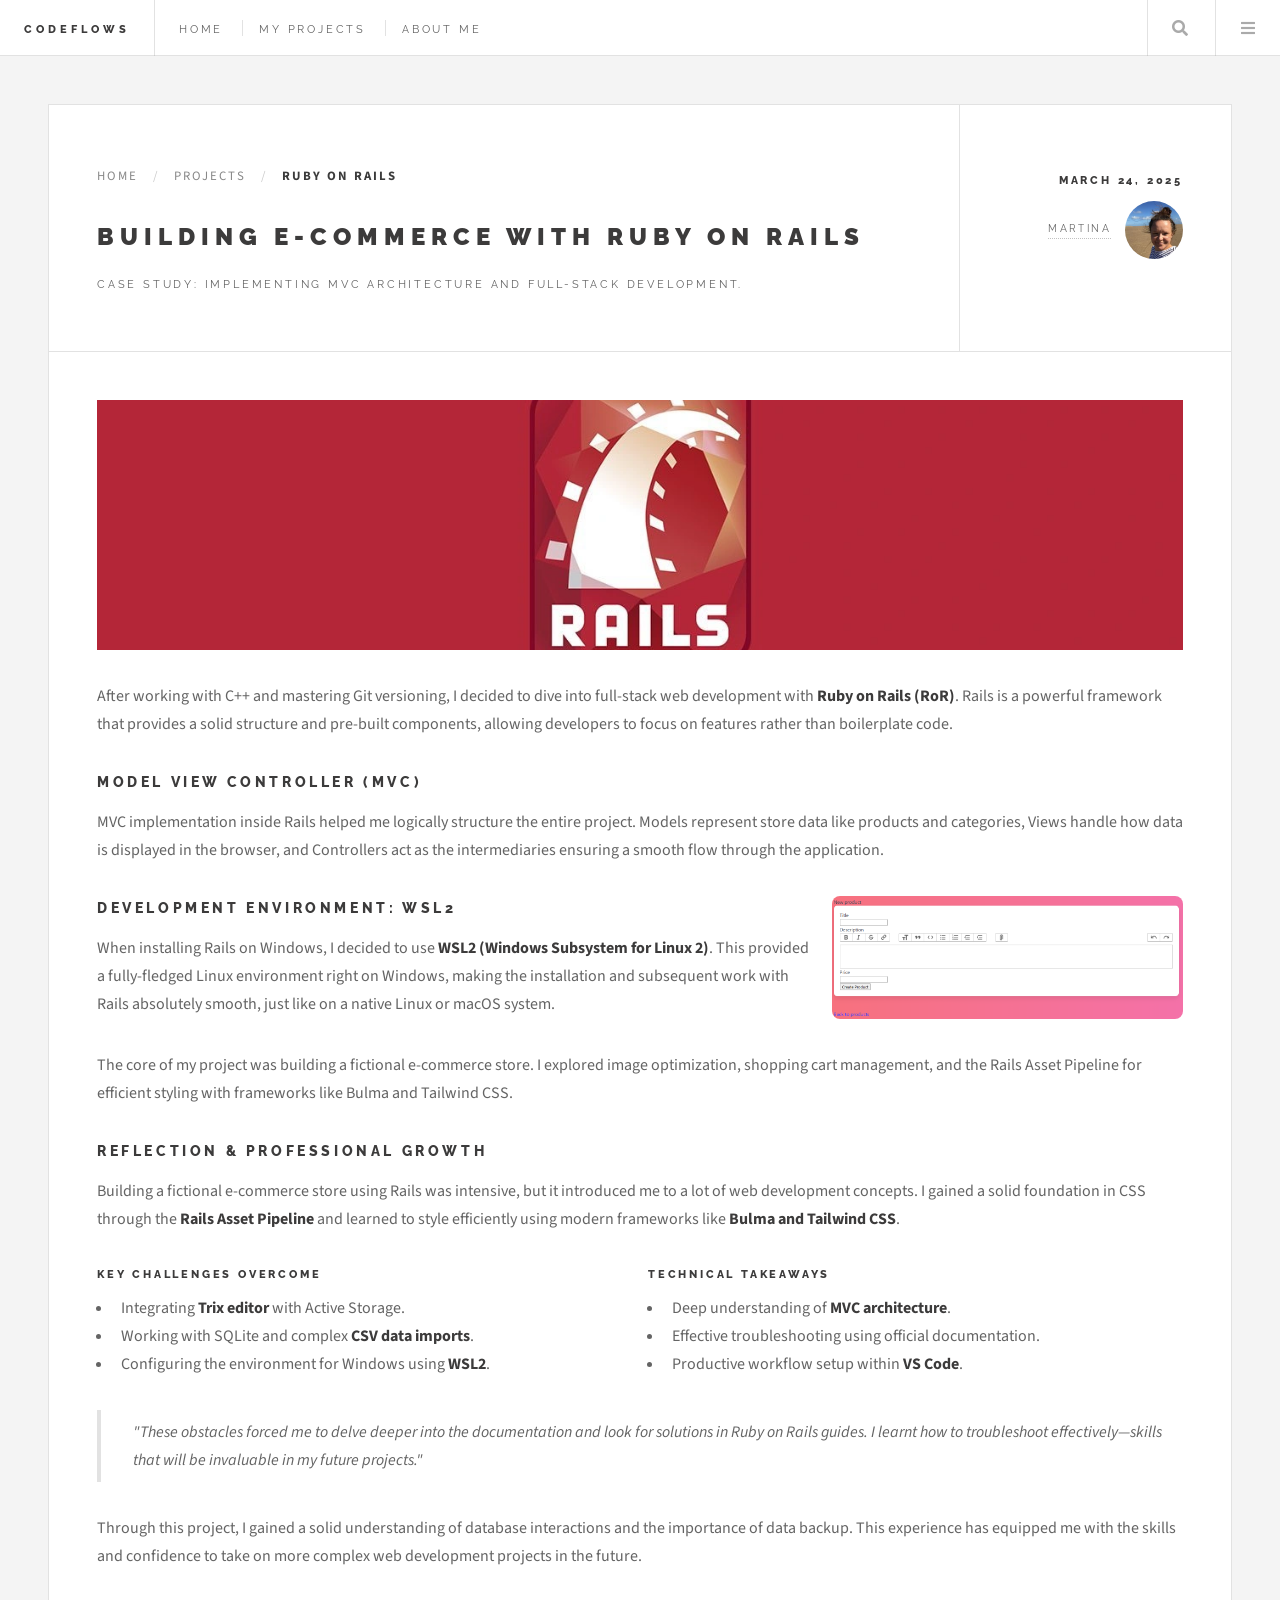
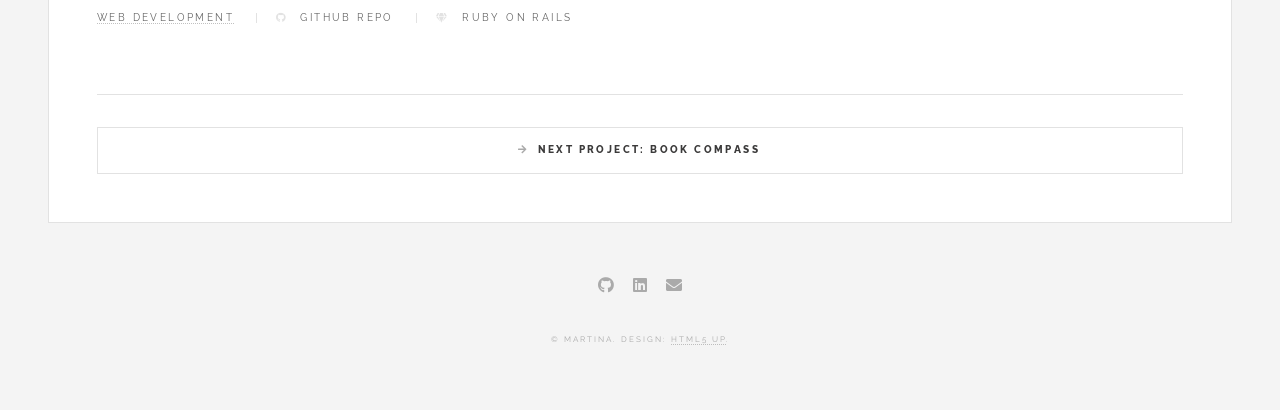
<file: ruby-on-rails.html>
<!DOCTYPE HTML>
<html>
    <head>
        <title>Ruby on Rails - CodeFlows</title>
        <meta charset="utf-8" />
        <meta name="viewport" content="width=device-width, initial-scale=1, user-scalable=no" />
        <link rel="stylesheet" href="assets/css/main.css" />
    </head>
    <body class="single is-preload">

        <div id="wrapper">

            <header id="header">
                <h1><a href="index.html">CodeFlows</a></h1>
                <nav class="links">
                    <ul>
                        <li><a href="index.html">Home</a></li>
                        <li><a href="projects.html">My projects</a></li>
                        <li><a href="about.html">About Me</a></li>
                    </ul>
                </nav>
                <nav class="main">
                    <ul>
                        <li class="search">
                            <a class="fa-search" href="#search">Search</a>
                            <form id="search" method="get" action="#">
                                <input type="text" name="query" placeholder="Search" />
                            </form>
                        </li>
                        <li class="menu">
                            <a class="fa-bars" href="#menu">Menu</a>
                        </li>
                    </ul>
                </nav>
            </header>

            <section id="menu">
                <section>
                    <ul class="links">
                        <li>
                            <a href="index.html">
                                <h3>Home</h3>
                                <p>Back to the main page</p>
                            </a>
                        </li>
                        <li>
                            <a href="projects.html">
                                <h3>My Projects</h3>
                                <p>Overview of all my work</p>
                            </a>
                        </li>
                        <li>
                            <a href="about.html">
                                <h3>About Me</h3>
                                <p>Learn more about my background</p>
                            </a>
                        </li>
                    </ul>
                </section>
                <section>
                    <ul class="actions stacked">
                        <li>
                            <a href="https://github.com/Muller84?tab=repositories" class="button large fit icon brands fa-github" target="_blank" rel="noopener noreferrer">GitHub Profile</a>
                        </li>
                    </ul>
                </section>
            </section>

            <div id="main">

                <article class="post">
                    <header>
                        <div class="title">
                            <nav style="margin-bottom: 30px; font-size: 0.8em; text-transform: uppercase; letter-spacing: 2px;">
                                <a href="index.html" style="border-bottom: none; color: #888;">Home</a> 
                                <span style="margin: 0 10px; color: #ccc;">/</span> 
                                <a href="projects.html" style="border-bottom: none; color: #888;">Projects</a>
                                <span style="margin: 0 10px; color: #ccc;">/</span> 
                                <span style="color: #3b3b3b; font-weight: 700;">Ruby on Rails</span>
                            </nav>
                            <h2><a href="#">Building E-commerce with Ruby on Rails</a></h2>
                            <p>Case study: Implementing MVC architecture and full-stack development.</p>
                        </div>
                        <div class="meta">
                            <time class="published" datetime="2025-03-24">March 24, 2025</time>
                            <a href="about.html" class="author"><span class="name">Martina</span><img src="images/avatar.jpg" alt="Martina" /></a>
                        </div>
                    </header>

                    <span class="image featured"><img src="images/Ruby-on-Rails-Popular.jpg.webp" alt="Ruby on Rails Project" /></span>

                    <p>After working with C++ and mastering Git versioning, I decided to dive into full-stack web development with <strong>Ruby on Rails (RoR)</strong>. Rails is a powerful framework that provides a solid structure and pre-built components, allowing developers to focus on features rather than boilerplate code.</p>

                    <h3>Model View Controller (MVC)</h3>
                    <p>MVC implementation inside Rails helped me logically structure the entire project. Models represent store data like products and categories, Views handle how data is displayed in the browser, and Controllers act as the intermediaries ensuring a smooth flow through the application.</p>

                    

                    <div class="row">
                        <div class="col-8 col-12-small">
                            <h3>Development Environment: WSL2</h3>
                            <p>When installing Rails on Windows, I decided to use <strong>WSL2 (Windows Subsystem for Linux 2)</strong>. This provided a fully-fledged Linux environment right on Windows, making the installation and subsequent work with Rails absolutely smooth, just like on a native Linux or macOS system.</p>
                        </div>
                        <div class="col-4 col-12-small">
                            <span class="image fit"><img src="images/product_page_ruby.png" alt="WSL2 Environment" style="border-radius: 8px;" /></span>
                        </div>
                    </div>

                    <p>The core of my project was building a fictional e-commerce store. I explored image optimization, shopping cart management, and the Rails Asset Pipeline for efficient styling with frameworks like Bulma and Tailwind CSS.</p>

					<h3>Reflection & Professional Growth</h3>
					<p>
						Building a fictional e-commerce store using Rails was intensive, but it introduced me to a lot of web development concepts. 
						I gained a solid foundation in CSS through the <strong>Rails Asset Pipeline</strong> and learned to style efficiently using 
						modern frameworks like <strong>Bulma and Tailwind CSS</strong>.
					</p>

					<div class="row">
						<div class="col-6 col-12-medium">
							<h4>Key Challenges Overcome</h4>
							<ul>
								<li>Integrating <strong>Trix editor</strong> with Active Storage.</li>
								<li>Working with SQLite and complex <strong>CSV data imports</strong>.</li>
								<li>Configuring the environment for Windows using <strong>WSL2</strong>.</li>
							</ul>
						</div>
						<div class="col-6 col-12-medium">
							<h4>Technical Takeaways</h4>
							<ul>
								<li>Deep understanding of <strong>MVC architecture</strong>.</li>
								<li>Effective troubleshooting using official documentation.</li>
								<li>Productive workflow setup within <strong>VS Code</strong>.</li>
							</ul>
						</div>
					</div>



					<blockquote>
						"These obstacles forced me to delve deeper into the documentation and look for solutions in Ruby on Rails guides. 
						I learnt how to troubleshoot effectively—skills that will be invaluable in my future projects."
					</blockquote>

					<p>
						Through this project, I gained a solid understanding of database interactions and the importance of data backup. 
						This experience has equipped me with the skills and confidence to take on more complex web development projects in the future.
					</p>

                    <footer>
						<ul class="stats">
							<li><a href="projects.html" target="_blank" rel="noopener noreferrer">Web Development</a></li>
							<li><a href="https://github.com/Muller84/Ruby-on-Rails-e-commerce-website" class="icon brands fa-github" target="_blank" rel="noopener noreferrer"> GitHub Repo</a></li>
							<li><a href="https://rubyonrails.org/" class="icon solid fa-gem" target="_blank" rel="noopener noreferrer"> Ruby on Rails</a></li>
						</ul>
					</footer>

                    <hr />
                    <section>
                        <ul class="actions fit">
                            <li><a href="book-compass.html" class="button primary fit icon solid fa-arrow-right">Next Project: Book Compass</a></li>
                        </ul>
                    </section>

                </article>
            </div>

            <section id="footer">
                <ul class="icons">
                    <li><a href="https://github.com/Muller84" class="icon brands fa-github" target="_blank"><span class="label">GitHub</span></a></li>
                    <li><a href="https://www.linkedin.com/in/martina-müllerová-15054712a" class="icon brands fa-linkedin" target="_blank"><span class="label">LinkedIn</span></a></li>
                    <li><a href="mailto:mullerm2891@gmail.com" class="icon solid fa-envelope"><span class="label">Email</span></a></li>
                </ul>
                <p class="copyright">&copy; Martina. Design: <a href="http://html5up.net">HTML5 UP</a>.</p>
            </section>

        </div>

        <script src="assets/js/jquery.min.js"></script>
        <script src="assets/js/browser.min.js"></script>
        <script src="assets/js/breakpoints.min.js"></script>
        <script src="assets/js/util.js"></script>
        <script src="assets/js/main.js"></script>

    </body>
</html>
</file>
<file: assets/css/main.css>
@import url(fontawesome-all.min.css);
@import url("https://fonts.googleapis.com/css?family=Source+Sans+Pro:400,700|Raleway:400,800,900");

/*
	Future Imperfect by HTML5 UP
	html5up.net | @ajlkn
	Free for personal and commercial use under the CCA 3.0 license (html5up.net/license)
*/

html, body, div, span, applet, object,
iframe, h1, h2, h3, h4, h5, h6, p, blockquote,
pre, a, abbr, acronym, address, big, cite,
code, del, dfn, em, img, ins, kbd, q, s, samp,
small, strike, strong, sub, sup, tt, var, b,
u, i, center, dl, dt, dd, ol, ul, li, fieldset,
form, label, legend, table, caption, tbody,
tfoot, thead, tr, th, td, article, aside,
canvas, details, embed, figure, figcaption,
footer, header, hgroup, menu, nav, output, ruby,
section, summary, time, mark, audio, video {
	margin: 0;
	padding: 0;
	border: 0;
	font-size: 100%;
	font: inherit;
	vertical-align: baseline;}

article, aside, details, figcaption, figure,
footer, header, hgroup, menu, nav, section {
	display: block;}

body {
	line-height: 1;
}

ol, ul {
	list-style: none;
}

blockquote, q {
	quotes: none;
}

	blockquote:before, blockquote:after, q:before, q:after {
		content: '';
		content: none;
	}

table {
	border-collapse: collapse;
	border-spacing: 0;
}

body {
	-webkit-text-size-adjust: none;
}

mark {
	background-color: transparent;
	color: inherit;
}

input::-moz-focus-inner {
	border: 0;
	padding: 0;
}

input, select, textarea {
	-moz-appearance: none;
	-webkit-appearance: none;
	-ms-appearance: none;
	appearance: none;
}

/* Basic */

	@-ms-viewport {
		width: device-width;
	}

	body {
		-ms-overflow-style: scrollbar;
	}

	@media screen and (max-width: 480px) {

		html, body {
			min-width: 320px;
		}

	}

	html {
		box-sizing: border-box;
	}

	*, *:before, *:after {
		box-sizing: inherit;
	}

	body {
		background: #f4f4f4;
	}

		body.is-preload *, body.is-preload *:before, body.is-preload *:after {
			-moz-animation: none !important;
			-webkit-animation: none !important;
			-ms-animation: none !important;
			animation: none !important;
			-moz-transition: none !important;
			-webkit-transition: none !important;
			-ms-transition: none !important;
			transition: none !important;
		}

/* Type */

	body, input, select, textarea {
		color: #646464;
		font-family: "Source Sans Pro", Helvetica, sans-serif;
		font-size: 14pt;
		font-weight: 400;
		line-height: 1.75;
	}

		@media screen and (max-width: 1680px) {

			body, input, select, textarea {
				font-size: 12pt;
			}

		}

		@media screen and (max-width: 1280px) {

			body, input, select, textarea {
				font-size: 12pt;
			}

		}

		@media screen and (max-width: 980px) {

			body, input, select, textarea {
				font-size: 12pt;
			}

		}

		@media screen and (max-width: 736px) {

			body, input, select, textarea {
				font-size: 12pt;
			}

		}

		@media screen and (max-width: 480px) {

			body, input, select, textarea {
				font-size: 12pt;
			}

		}

	a {
		-moz-transition: color 0.2s ease, border-bottom-color 0.2s ease;
		-webkit-transition: color 0.2s ease, border-bottom-color 0.2s ease;
		-ms-transition: color 0.2s ease, border-bottom-color 0.2s ease;
		transition: color 0.2s ease, border-bottom-color 0.2s ease;
		border-bottom: dotted 1px rgba(160, 160, 160, 0.65);
		color: inherit;
		text-decoration: none;
	}

		a:before {
			-moz-transition: color 0.2s ease;
			-webkit-transition: color 0.2s ease;
			-ms-transition: color 0.2s ease;
			transition: color 0.2s ease;
		}

		a:hover {
			border-bottom-color: transparent;
			color: #2ebaae !important;
		}

			a:hover:before {
				color: #2ebaae !important;
			}

	strong, b {
		color: #3c3b3b;
		font-weight: 700;
	}

	em, i {
		font-style: italic;
	}

	p {
		margin: 0 0 2em 0;
	}

	h1, h2, h3, h4, h5, h6 {
		color: #3c3b3b;
		font-family: "Raleway", Helvetica, sans-serif;
		font-weight: 800;
		letter-spacing: 0.25em;
		line-height: 1.65;
		margin: 0 0 1em 0;
		text-transform: uppercase;
	}

		h1 a, h2 a, h3 a, h4 a, h5 a, h6 a {
			color: inherit;
			border-bottom: 0;
		}

	h2 {
		font-size: 1.1em;
	}

	h3 {
		font-size: 0.9em;
	}

	h4 {
		font-size: 0.7em;
	}

	h5 {
		font-size: 0.7em;
	}

	h6 {
		font-size: 0.7em;
	}

	sub {
		font-size: 0.8em;
		position: relative;
		top: 0.5em;
	}

	sup {
		font-size: 0.8em;
		position: relative;
		top: -0.5em;
	}

	blockquote {
		border-left: solid 4px rgba(160, 160, 160, 0.3);
		font-style: italic;
		margin: 0 0 2em 0;
		padding: 0.5em 0 0.5em 2em;
	}

	code {
		background: rgba(160, 160, 160, 0.075);
		border: solid 1px rgba(160, 160, 160, 0.3);
		font-family: "Courier New", monospace;
		font-size: 0.9em;
		margin: 0 0.25em;
		padding: 0.25em 0.65em;
	}

	pre {
		-webkit-overflow-scrolling: touch;
		font-family: "Courier New", monospace;
		font-size: 0.9em;
		margin: 0 0 2em 0;
	}

		pre code {
			display: block;
			line-height: 1.75em;
			padding: 1em 1.5em;
			overflow-x: auto;
		}

	hr {
		border: 0;
		border-bottom: solid 1px rgba(160, 160, 160, 0.3);
		margin: 2em 0;
	}

		hr.major {
			margin: 3em 0;
		}

	.align-left {
		text-align: left;
	}

	.align-center {
		text-align: center;
	}

	.align-right {
		text-align: right;
	}

/* Row */

	.row {
		display: flex;
		flex-wrap: wrap;
		box-sizing: border-box;
		align-items: stretch;
	}

		.row > * {
			box-sizing: border-box;
		}

		.row.gtr-uniform > * > :last-child {
			margin-bottom: 0;
		}

		.row.aln-left {
			justify-content: flex-start;
		}

		.row.aln-center {
			justify-content: center;
		}

		.row.aln-right {
			justify-content: flex-end;
		}

		.row.aln-top {
			align-items: flex-start;
		}

		.row.aln-middle {
			align-items: center;
		}

		.row.aln-bottom {
			align-items: flex-end;
		}

		.row > .imp {
			order: -1;
		}

		.row > .col-1 {
			width: 8.33333%;
		}

		.row > .off-1 {
			margin-left: 8.33333%;
		}

		.row > .col-2 {
			width: 16.66667%;
		}

		.row > .off-2 {
			margin-left: 16.66667%;
		}

		.row > .col-3 {
			width: 25%;
		}

		.row > .off-3 {
			margin-left: 25%;
		}

		.row > .col-4 {
			width: 33.33333%;
		}

		.row > .off-4 {
			margin-left: 33.33333%;
		}

		.row > .col-5 {
			width: 41.66667%;
		}

		.row > .off-5 {
			margin-left: 41.66667%;
		}

		.row > .col-6 {
			width: 50%;
		}

		.row > .off-6 {
			margin-left: 50%;
		}

		.row > .col-7 {
			width: 58.33333%;
		}

		.row > .off-7 {
			margin-left: 58.33333%;
		}

		.row > .col-8 {
			width: 66.66667%;
		}

		.row > .off-8 {
			margin-left: 66.66667%;
		}

		.row > .col-9 {
			width: 75%;
		}

		.row > .off-9 {
			margin-left: 75%;
		}

		.row > .col-10 {
			width: 83.33333%;
		}

		.row > .off-10 {
			margin-left: 83.33333%;
		}

		.row > .col-11 {
			width: 91.66667%;
		}

		.row > .off-11 {
			margin-left: 91.66667%;
		}

		.row > .col-12 {
			width: 100%;
		}

		.row > .off-12 {
			margin-left: 100%;
		}

		.row.gtr-0 {
			margin-top: 0;
			margin-left: 0em;
		}

			.row.gtr-0 > * {
				padding: 0 0 0 0em;
			}

			.row.gtr-0.gtr-uniform {
				margin-top: 0em;
			}

				.row.gtr-0.gtr-uniform > * {
					padding-top: 0em;
				}

		.row.gtr-25 {
			margin-top: 0;
			margin-left: -0.25em;
		}

			.row.gtr-25 > * {
				padding: 0 0 0 0.25em;
			}

			.row.gtr-25.gtr-uniform {
				margin-top: -0.25em;
			}

				.row.gtr-25.gtr-uniform > * {
					padding-top: 0.25em;
				}

		.row.gtr-50 {
			margin-top: 0;
			margin-left: -0.5em;
		}

			.row.gtr-50 > * {
				padding: 0 0 0 0.5em;
			}

			.row.gtr-50.gtr-uniform {
				margin-top: -0.5em;
			}

				.row.gtr-50.gtr-uniform > * {
					padding-top: 0.5em;
				}

		.row {
			margin-top: 0;
			margin-left: -1em;
		}

			.row > * {
				padding: 0 0 0 1em;
			}

			.row.gtr-uniform {
				margin-top: -1em;
			}

				.row.gtr-uniform > * {
					padding-top: 1em;
				}

		.row.gtr-150 {
			margin-top: 0;
			margin-left: -1.5em;
		}

			.row.gtr-150 > * {
				padding: 0 0 0 1.5em;
			}

			.row.gtr-150.gtr-uniform {
				margin-top: -1.5em;
			}

				.row.gtr-150.gtr-uniform > * {
					padding-top: 1.5em;
				}

		.row.gtr-200 {
			margin-top: 0;
			margin-left: -2em;
		}

			.row.gtr-200 > * {
				padding: 0 0 0 2em;
			}

			.row.gtr-200.gtr-uniform {
				margin-top: -2em;
			}

				.row.gtr-200.gtr-uniform > * {
					padding-top: 2em;
				}

		@media screen and (max-width: 1680px) {

			.row {
				display: flex;
				flex-wrap: wrap;
				box-sizing: border-box;
				align-items: stretch;
			}

				.row > * {
					box-sizing: border-box;
				}

				.row.gtr-uniform > * > :last-child {
					margin-bottom: 0;
				}

				.row.aln-left {
					justify-content: flex-start;
				}

				.row.aln-center {
					justify-content: center;
				}

				.row.aln-right {
					justify-content: flex-end;
				}

				.row.aln-top {
					align-items: flex-start;
				}

				.row.aln-middle {
					align-items: center;
				}

				.row.aln-bottom {
					align-items: flex-end;
				}

				.row > .imp-xlarge {
					order: -1;
				}

				.row > .col-1-xlarge {
					width: 8.33333%;
				}

				.row > .off-1-xlarge {
					margin-left: 8.33333%;
				}

				.row > .col-2-xlarge {
					width: 16.66667%;
				}

				.row > .off-2-xlarge {
					margin-left: 16.66667%;
				}

				.row > .col-3-xlarge {
					width: 25%;
				}

				.row > .off-3-xlarge {
					margin-left: 25%;
				}

				.row > .col-4-xlarge {
					width: 33.33333%;
				}

				.row > .off-4-xlarge {
					margin-left: 33.33333%;
				}

				.row > .col-5-xlarge {
					width: 41.66667%;
				}

				.row > .off-5-xlarge {
					margin-left: 41.66667%;
				}

				.row > .col-6-xlarge {
					width: 50%;
				}

				.row > .off-6-xlarge {
					margin-left: 50%;
				}

				.row > .col-7-xlarge {
					width: 58.33333%;
				}

				.row > .off-7-xlarge {
					margin-left: 58.33333%;
				}

				.row > .col-8-xlarge {
					width: 66.66667%;
				}

				.row > .off-8-xlarge {
					margin-left: 66.66667%;
				}

				.row > .col-9-xlarge {
					width: 75%;
				}

				.row > .off-9-xlarge {
					margin-left: 75%;
				}

				.row > .col-10-xlarge {
					width: 83.33333%;
				}

				.row > .off-10-xlarge {
					margin-left: 83.33333%;
				}

				.row > .col-11-xlarge {
					width: 91.66667%;
				}

				.row > .off-11-xlarge {
					margin-left: 91.66667%;
				}

				.row > .col-12-xlarge {
					width: 100%;
				}

				.row > .off-12-xlarge {
					margin-left: 100%;
				}

				.row.gtr-0 {
					margin-top: 0;
					margin-left: 0em;
				}

					.row.gtr-0 > * {
						padding: 0 0 0 0em;
					}

					.row.gtr-0.gtr-uniform {
						margin-top: 0em;
					}

						.row.gtr-0.gtr-uniform > * {
							padding-top: 0em;
						}

				.row.gtr-25 {
					margin-top: 0;
					margin-left: -0.25em;
				}

					.row.gtr-25 > * {
						padding: 0 0 0 0.25em;
					}

					.row.gtr-25.gtr-uniform {
						margin-top: -0.25em;
					}

						.row.gtr-25.gtr-uniform > * {
							padding-top: 0.25em;
						}

				.row.gtr-50 {
					margin-top: 0;
					margin-left: -0.5em;
				}

					.row.gtr-50 > * {
						padding: 0 0 0 0.5em;
					}

					.row.gtr-50.gtr-uniform {
						margin-top: -0.5em;
					}

						.row.gtr-50.gtr-uniform > * {
							padding-top: 0.5em;
						}

				.row {
					margin-top: 0;
					margin-left: -1em;
				}

					.row > * {
						padding: 0 0 0 1em;
					}

					.row.gtr-uniform {
						margin-top: -1em;
					}

						.row.gtr-uniform > * {
							padding-top: 1em;
						}

				.row.gtr-150 {
					margin-top: 0;
					margin-left: -1.5em;
				}

					.row.gtr-150 > * {
						padding: 0 0 0 1.5em;
					}

					.row.gtr-150.gtr-uniform {
						margin-top: -1.5em;
					}

						.row.gtr-150.gtr-uniform > * {
							padding-top: 1.5em;
						}

				.row.gtr-200 {
					margin-top: 0;
					margin-left: -2em;
				}

					.row.gtr-200 > * {
						padding: 0 0 0 2em;
					}

					.row.gtr-200.gtr-uniform {
						margin-top: -2em;
					}

						.row.gtr-200.gtr-uniform > * {
							padding-top: 2em;
						}

		}

		@media screen and (max-width: 1280px) {

			.row {
				display: flex;
				flex-wrap: wrap;
				box-sizing: border-box;
				align-items: stretch;
			}

				.row > * {
					box-sizing: border-box;
				}

				.row.gtr-uniform > * > :last-child {
					margin-bottom: 0;
				}

				.row.aln-left {
					justify-content: flex-start;
				}

				.row.aln-center {
					justify-content: center;
				}

				.row.aln-right {
					justify-content: flex-end;
				}

				.row.aln-top {
					align-items: flex-start;
				}

				.row.aln-middle {
					align-items: center;
				}

				.row.aln-bottom {
					align-items: flex-end;
				}

				.row > .imp-large {
					order: -1;
				}

				.row > .col-1-large {
					width: 8.33333%;
				}

				.row > .off-1-large {
					margin-left: 8.33333%;
				}

				.row > .col-2-large {
					width: 16.66667%;
				}

				.row > .off-2-large {
					margin-left: 16.66667%;
				}

				.row > .col-3-large {
					width: 25%;
				}

				.row > .off-3-large {
					margin-left: 25%;
				}

				.row > .col-4-large {
					width: 33.33333%;
				}

				.row > .off-4-large {
					margin-left: 33.33333%;
				}

				.row > .col-5-large {
					width: 41.66667%;
				}

				.row > .off-5-large {
					margin-left: 41.66667%;
				}

				.row > .col-6-large {
					width: 50%;
				}

				.row > .off-6-large {
					margin-left: 50%;
				}

				.row > .col-7-large {
					width: 58.33333%;
				}

				.row > .off-7-large {
					margin-left: 58.33333%;
				}

				.row > .col-8-large {
					width: 66.66667%;
				}

				.row > .off-8-large {
					margin-left: 66.66667%;
				}

				.row > .col-9-large {
					width: 75%;
				}

				.row > .off-9-large {
					margin-left: 75%;
				}

				.row > .col-10-large {
					width: 83.33333%;
				}

				.row > .off-10-large {
					margin-left: 83.33333%;
				}

				.row > .col-11-large {
					width: 91.66667%;
				}

				.row > .off-11-large {
					margin-left: 91.66667%;
				}

				.row > .col-12-large {
					width: 100%;
				}

				.row > .off-12-large {
					margin-left: 100%;
				}

				.row.gtr-0 {
					margin-top: 0;
					margin-left: 0em;
				}

					.row.gtr-0 > * {
						padding: 0 0 0 0em;
					}

					.row.gtr-0.gtr-uniform {
						margin-top: 0em;
					}

						.row.gtr-0.gtr-uniform > * {
							padding-top: 0em;
						}

				.row.gtr-25 {
					margin-top: 0;
					margin-left: -0.25em;
				}

					.row.gtr-25 > * {
						padding: 0 0 0 0.25em;
					}

					.row.gtr-25.gtr-uniform {
						margin-top: -0.25em;
					}

						.row.gtr-25.gtr-uniform > * {
							padding-top: 0.25em;
						}

				.row.gtr-50 {
					margin-top: 0;
					margin-left: -0.5em;
				}

					.row.gtr-50 > * {
						padding: 0 0 0 0.5em;
					}

					.row.gtr-50.gtr-uniform {
						margin-top: -0.5em;
					}

						.row.gtr-50.gtr-uniform > * {
							padding-top: 0.5em;
						}

				.row {
					margin-top: 0;
					margin-left: -1em;
				}

					.row > * {
						padding: 0 0 0 1em;
					}

					.row.gtr-uniform {
						margin-top: -1em;
					}

						.row.gtr-uniform > * {
							padding-top: 1em;
						}

				.row.gtr-150 {
					margin-top: 0;
					margin-left: -1.5em;
				}

					.row.gtr-150 > * {
						padding: 0 0 0 1.5em;
					}

					.row.gtr-150.gtr-uniform {
						margin-top: -1.5em;
					}

						.row.gtr-150.gtr-uniform > * {
							padding-top: 1.5em;
						}

				.row.gtr-200 {
					margin-top: 0;
					margin-left: -2em;
				}

					.row.gtr-200 > * {
						padding: 0 0 0 2em;
					}

					.row.gtr-200.gtr-uniform {
						margin-top: -2em;
					}

						.row.gtr-200.gtr-uniform > * {
							padding-top: 2em;
						}

		}

		@media screen and (max-width: 980px) {

			.row {
				display: flex;
				flex-wrap: wrap;
				box-sizing: border-box;
				align-items: stretch;
			}

				.row > * {
					box-sizing: border-box;
				}

				.row.gtr-uniform > * > :last-child {
					margin-bottom: 0;
				}

				.row.aln-left {
					justify-content: flex-start;
				}

				.row.aln-center {
					justify-content: center;
				}

				.row.aln-right {
					justify-content: flex-end;
				}

				.row.aln-top {
					align-items: flex-start;
				}

				.row.aln-middle {
					align-items: center;
				}

				.row.aln-bottom {
					align-items: flex-end;
				}

				.row > .imp-medium {
					order: -1;
				}

				.row > .col-1-medium {
					width: 8.33333%;
				}

				.row > .off-1-medium {
					margin-left: 8.33333%;
				}

				.row > .col-2-medium {
					width: 16.66667%;
				}

				.row > .off-2-medium {
					margin-left: 16.66667%;
				}

				.row > .col-3-medium {
					width: 25%;
				}

				.row > .off-3-medium {
					margin-left: 25%;
				}

				.row > .col-4-medium {
					width: 33.33333%;
				}

				.row > .off-4-medium {
					margin-left: 33.33333%;
				}

				.row > .col-5-medium {
					width: 41.66667%;
				}

				.row > .off-5-medium {
					margin-left: 41.66667%;
				}

				.row > .col-6-medium {
					width: 50%;
				}

				.row > .off-6-medium {
					margin-left: 50%;
				}

				.row > .col-7-medium {
					width: 58.33333%;
				}

				.row > .off-7-medium {
					margin-left: 58.33333%;
				}

				.row > .col-8-medium {
					width: 66.66667%;
				}

				.row > .off-8-medium {
					margin-left: 66.66667%;
				}

				.row > .col-9-medium {
					width: 75%;
				}

				.row > .off-9-medium {
					margin-left: 75%;
				}

				.row > .col-10-medium {
					width: 83.33333%;
				}

				.row > .off-10-medium {
					margin-left: 83.33333%;
				}

				.row > .col-11-medium {
					width: 91.66667%;
				}

				.row > .off-11-medium {
					margin-left: 91.66667%;
				}

				.row > .col-12-medium {
					width: 100%;
				}

				.row > .off-12-medium {
					margin-left: 100%;
				}

				.row.gtr-0 {
					margin-top: 0;
					margin-left: 0em;
				}

					.row.gtr-0 > * {
						padding: 0 0 0 0em;
					}

					.row.gtr-0.gtr-uniform {
						margin-top: 0em;
					}

						.row.gtr-0.gtr-uniform > * {
							padding-top: 0em;
						}

				.row.gtr-25 {
					margin-top: 0;
					margin-left: -0.25em;
				}

					.row.gtr-25 > * {
						padding: 0 0 0 0.25em;
					}

					.row.gtr-25.gtr-uniform {
						margin-top: -0.25em;
					}

						.row.gtr-25.gtr-uniform > * {
							padding-top: 0.25em;
						}

				.row.gtr-50 {
					margin-top: 0;
					margin-left: -0.5em;
				}

					.row.gtr-50 > * {
						padding: 0 0 0 0.5em;
					}

					.row.gtr-50.gtr-uniform {
						margin-top: -0.5em;
					}

						.row.gtr-50.gtr-uniform > * {
							padding-top: 0.5em;
						}

				.row {
					margin-top: 0;
					margin-left: -1em;
				}

					.row > * {
						padding: 0 0 0 1em;
					}

					.row.gtr-uniform {
						margin-top: -1em;
					}

						.row.gtr-uniform > * {
							padding-top: 1em;
						}

				.row.gtr-150 {
					margin-top: 0;
					margin-left: -1.5em;
				}

					.row.gtr-150 > * {
						padding: 0 0 0 1.5em;
					}

					.row.gtr-150.gtr-uniform {
						margin-top: -1.5em;
					}

						.row.gtr-150.gtr-uniform > * {
							padding-top: 1.5em;
						}

				.row.gtr-200 {
					margin-top: 0;
					margin-left: -2em;
				}

					.row.gtr-200 > * {
						padding: 0 0 0 2em;
					}

					.row.gtr-200.gtr-uniform {
						margin-top: -2em;
					}

						.row.gtr-200.gtr-uniform > * {
							padding-top: 2em;
						}

		}

		@media screen and (max-width: 736px) {

			.row {
				display: flex;
				flex-wrap: wrap;
				box-sizing: border-box;
				align-items: stretch;
			}

				.row > * {
					box-sizing: border-box;
				}

				.row.gtr-uniform > * > :last-child {
					margin-bottom: 0;
				}

				.row.aln-left {
					justify-content: flex-start;
				}

				.row.aln-center {
					justify-content: center;
				}

				.row.aln-right {
					justify-content: flex-end;
				}

				.row.aln-top {
					align-items: flex-start;
				}

				.row.aln-middle {
					align-items: center;
				}

				.row.aln-bottom {
					align-items: flex-end;
				}

				.row > .imp-small {
					order: -1;
				}

				.row > .col-1-small {
					width: 8.33333%;
				}

				.row > .off-1-small {
					margin-left: 8.33333%;
				}

				.row > .col-2-small {
					width: 16.66667%;
				}

				.row > .off-2-small {
					margin-left: 16.66667%;
				}

				.row > .col-3-small {
					width: 25%;
				}

				.row > .off-3-small {
					margin-left: 25%;
				}

				.row > .col-4-small {
					width: 33.33333%;
				}

				.row > .off-4-small {
					margin-left: 33.33333%;
				}

				.row > .col-5-small {
					width: 41.66667%;
				}

				.row > .off-5-small {
					margin-left: 41.66667%;
				}

				.row > .col-6-small {
					width: 50%;
				}

				.row > .off-6-small {
					margin-left: 50%;
				}

				.row > .col-7-small {
					width: 58.33333%;
				}

				.row > .off-7-small {
					margin-left: 58.33333%;
				}

				.row > .col-8-small {
					width: 66.66667%;
				}

				.row > .off-8-small {
					margin-left: 66.66667%;
				}

				.row > .col-9-small {
					width: 75%;
				}

				.row > .off-9-small {
					margin-left: 75%;
				}

				.row > .col-10-small {
					width: 83.33333%;
				}

				.row > .off-10-small {
					margin-left: 83.33333%;
				}

				.row > .col-11-small {
					width: 91.66667%;
				}

				.row > .off-11-small {
					margin-left: 91.66667%;
				}

				.row > .col-12-small {
					width: 100%;
				}

				.row > .off-12-small {
					margin-left: 100%;
				}

				.row.gtr-0 {
					margin-top: 0;
					margin-left: 0em;
				}

					.row.gtr-0 > * {
						padding: 0 0 0 0em;
					}

					.row.gtr-0.gtr-uniform {
						margin-top: 0em;
					}

						.row.gtr-0.gtr-uniform > * {
							padding-top: 0em;
						}

				.row.gtr-25 {
					margin-top: 0;
					margin-left: -0.25em;
				}

					.row.gtr-25 > * {
						padding: 0 0 0 0.25em;
					}

					.row.gtr-25.gtr-uniform {
						margin-top: -0.25em;
					}

						.row.gtr-25.gtr-uniform > * {
							padding-top: 0.25em;
						}

				.row.gtr-50 {
					margin-top: 0;
					margin-left: -0.5em;
				}

					.row.gtr-50 > * {
						padding: 0 0 0 0.5em;
					}

					.row.gtr-50.gtr-uniform {
						margin-top: -0.5em;
					}

						.row.gtr-50.gtr-uniform > * {
							padding-top: 0.5em;
						}

				.row {
					margin-top: 0;
					margin-left: -1em;
				}

					.row > * {
						padding: 0 0 0 1em;
					}

					.row.gtr-uniform {
						margin-top: -1em;
					}

						.row.gtr-uniform > * {
							padding-top: 1em;
						}

				.row.gtr-150 {
					margin-top: 0;
					margin-left: -1.5em;
				}

					.row.gtr-150 > * {
						padding: 0 0 0 1.5em;
					}

					.row.gtr-150.gtr-uniform {
						margin-top: -1.5em;
					}

						.row.gtr-150.gtr-uniform > * {
							padding-top: 1.5em;
						}

				.row.gtr-200 {
					margin-top: 0;
					margin-left: -2em;
				}

					.row.gtr-200 > * {
						padding: 0 0 0 2em;
					}

					.row.gtr-200.gtr-uniform {
						margin-top: -2em;
					}

						.row.gtr-200.gtr-uniform > * {
							padding-top: 2em;
						}

		}

		@media screen and (max-width: 480px) {

			.row {
				display: flex;
				flex-wrap: wrap;
				box-sizing: border-box;
				align-items: stretch;
			}

				.row > * {
					box-sizing: border-box;
				}

				.row.gtr-uniform > * > :last-child {
					margin-bottom: 0;
				}

				.row.aln-left {
					justify-content: flex-start;
				}

				.row.aln-center {
					justify-content: center;
				}

				.row.aln-right {
					justify-content: flex-end;
				}

				.row.aln-top {
					align-items: flex-start;
				}

				.row.aln-middle {
					align-items: center;
				}

				.row.aln-bottom {
					align-items: flex-end;
				}

				.row > .imp-xsmall {
					order: -1;
				}

				.row > .col-1-xsmall {
					width: 8.33333%;
				}

				.row > .off-1-xsmall {
					margin-left: 8.33333%;
				}

				.row > .col-2-xsmall {
					width: 16.66667%;
				}

				.row > .off-2-xsmall {
					margin-left: 16.66667%;
				}

				.row > .col-3-xsmall {
					width: 25%;
				}

				.row > .off-3-xsmall {
					margin-left: 25%;
				}

				.row > .col-4-xsmall {
					width: 33.33333%;
				}

				.row > .off-4-xsmall {
					margin-left: 33.33333%;
				}

				.row > .col-5-xsmall {
					width: 41.66667%;
				}

				.row > .off-5-xsmall {
					margin-left: 41.66667%;
				}

				.row > .col-6-xsmall {
					width: 50%;
				}

				.row > .off-6-xsmall {
					margin-left: 50%;
				}

				.row > .col-7-xsmall {
					width: 58.33333%;
				}

				.row > .off-7-xsmall {
					margin-left: 58.33333%;
				}

				.row > .col-8-xsmall {
					width: 66.66667%;
				}

				.row > .off-8-xsmall {
					margin-left: 66.66667%;
				}

				.row > .col-9-xsmall {
					width: 75%;
				}

				.row > .off-9-xsmall {
					margin-left: 75%;
				}

				.row > .col-10-xsmall {
					width: 83.33333%;
				}

				.row > .off-10-xsmall {
					margin-left: 83.33333%;
				}

				.row > .col-11-xsmall {
					width: 91.66667%;
				}

				.row > .off-11-xsmall {
					margin-left: 91.66667%;
				}

				.row > .col-12-xsmall {
					width: 100%;
				}

				.row > .off-12-xsmall {
					margin-left: 100%;
				}

				.row.gtr-0 {
					margin-top: 0;
					margin-left: 0em;
				}

					.row.gtr-0 > * {
						padding: 0 0 0 0em;
					}

					.row.gtr-0.gtr-uniform {
						margin-top: 0em;
					}

						.row.gtr-0.gtr-uniform > * {
							padding-top: 0em;
						}

				.row.gtr-25 {
					margin-top: 0;
					margin-left: -0.25em;
				}

					.row.gtr-25 > * {
						padding: 0 0 0 0.25em;
					}

					.row.gtr-25.gtr-uniform {
						margin-top: -0.25em;
					}

						.row.gtr-25.gtr-uniform > * {
							padding-top: 0.25em;
						}

				.row.gtr-50 {
					margin-top: 0;
					margin-left: -0.5em;
				}

					.row.gtr-50 > * {
						padding: 0 0 0 0.5em;
					}

					.row.gtr-50.gtr-uniform {
						margin-top: -0.5em;
					}

						.row.gtr-50.gtr-uniform > * {
							padding-top: 0.5em;
						}

				.row {
					margin-top: 0;
					margin-left: -1em;
				}

					.row > * {
						padding: 0 0 0 1em;
					}

					.row.gtr-uniform {
						margin-top: -1em;
					}

						.row.gtr-uniform > * {
							padding-top: 1em;
						}

				.row.gtr-150 {
					margin-top: 0;
					margin-left: -1.5em;
				}

					.row.gtr-150 > * {
						padding: 0 0 0 1.5em;
					}

					.row.gtr-150.gtr-uniform {
						margin-top: -1.5em;
					}

						.row.gtr-150.gtr-uniform > * {
							padding-top: 1.5em;
						}

				.row.gtr-200 {
					margin-top: 0;
					margin-left: -2em;
				}

					.row.gtr-200 > * {
						padding: 0 0 0 2em;
					}

					.row.gtr-200.gtr-uniform {
						margin-top: -2em;
					}

						.row.gtr-200.gtr-uniform > * {
							padding-top: 2em;
						}

		}

/* Author */

	.author {
		display: -moz-flex;
		display: -webkit-flex;
		display: -ms-flex;
		display: flex;
		-moz-flex-direction: row;
		-webkit-flex-direction: row;
		-ms-flex-direction: row;
		flex-direction: row;
		-moz-align-items: center;
		-webkit-align-items: center;
		-ms-align-items: center;
		align-items: center;
		-moz-justify-content: -moz-flex-end;
		-webkit-justify-content: -webkit-flex-end;
		-ms-justify-content: -ms-flex-end;
		justify-content: flex-end;
		border-bottom: 0;
		font-family: "Raleway", Helvetica, sans-serif;
		font-size: 0.6em;
		font-weight: 400;
		letter-spacing: 0.25em;
		text-transform: uppercase;
		white-space: nowrap;
	}

		.author .name {
			-moz-transition: border-bottom-color 0.2s ease;
			-webkit-transition: border-bottom-color 0.2s ease;
			-ms-transition: border-bottom-color 0.2s ease;
			transition: border-bottom-color 0.2s ease;
			border-bottom: dotted 1px rgba(160, 160, 160, 0.65);
			display: block;
			margin: 0 1.5em 0 0;
		}

		.author img {
			border-radius: 100%;
			display: block;
			width: 6em;        /* Původní šířka */
			height: 6em;       /* Musí být stejná jako width */
			object-fit: cover; /* Toto zajistí, že se fotka nedeformuje */
		}

		.author:hover .name {
			border-bottom-color: transparent;
		}

/* Blurb */

	.blurb h2 {
		font-size: 0.8em;
		margin: 0 0 1.5em 0;
	}

	.blurb h3 {
		font-size: 0.7em;
	}

	.blurb p {
		font-size: 0.9em;
	}

/* Box */

	.box {
		border: solid 1px rgba(160, 160, 160, 0.3);
		margin-bottom: 2em;
		padding: 1.5em;
	}

		.box > :last-child,
		.box > :last-child > :last-child,
		.box > :last-child > :last-child > :last-child {
			margin-bottom: 0;
		}

		.box.alt {
			border: 0;
			border-radius: 0;
			padding: 0;
		}

/* Button */

	input[type="submit"],
	input[type="reset"],
	input[type="button"],
	button,
	.button {
		-moz-appearance: none;
		-webkit-appearance: none;
		-ms-appearance: none;
		appearance: none;
		-moz-transition: background-color 0.2s ease, box-shadow 0.2s ease, color 0.2s ease;
		-webkit-transition: background-color 0.2s ease, box-shadow 0.2s ease, color 0.2s ease;
		-ms-transition: background-color 0.2s ease, box-shadow 0.2s ease, color 0.2s ease;
		transition: background-color 0.2s ease, box-shadow 0.2s ease, color 0.2s ease;
		background-color: transparent;
		border: 0;
		box-shadow: inset 0 0 0 1px rgba(160, 160, 160, 0.3);
		color: #3c3b3b !important;
		cursor: pointer;
		display: inline-block;
		font-family: "Raleway", Helvetica, sans-serif;
		font-size: 0.6em;
		font-weight: 800;
		height: 4.8125em;
		letter-spacing: 0.25em;
		line-height: 4.8125em;
		padding: 0 2.5em;
		text-align: center;
		text-decoration: none;
		text-transform: uppercase;
		white-space: nowrap;
	}

		input[type="submit"]:hover,
		input[type="reset"]:hover,
		input[type="button"]:hover,
		button:hover,
		.button:hover {
			box-shadow: inset 0 0 0 1px #2ebaae;
			color: #2ebaae !important;
		}

			input[type="submit"]:hover:active,
			input[type="reset"]:hover:active,
			input[type="button"]:hover:active,
			button:hover:active,
			.button:hover:active {
				background-color: rgba(46, 186, 174, 0.05);
			}

		input[type="submit"]:before, input[type="submit"]:after,
		input[type="reset"]:before,
		input[type="reset"]:after,
		input[type="button"]:before,
		input[type="button"]:after,
		button:before,
		button:after,
		.button:before,
		.button:after {
			color: #aaaaaa;
			position: relative;
		}

		input[type="submit"]:before,
		input[type="reset"]:before,
		input[type="button"]:before,
		button:before,
		.button:before {
			left: -1em;
			padding: 0 0 0 0.75em;
		}

		input[type="submit"]:after,
		input[type="reset"]:after,
		input[type="button"]:after,
		button:after,
		.button:after {
			left: 1em;
			padding: 0 0.75em 0 0;
		}

		input[type="submit"].fit,
		input[type="reset"].fit,
		input[type="button"].fit,
		button.fit,
		.button.fit {
			width: 100%;
		}

		input[type="submit"].large,
		input[type="reset"].large,
		input[type="button"].large,
		button.large,
		.button.large {
			font-size: 0.7em;
			padding: 0 3em;
		}

		input[type="submit"].small,
		input[type="reset"].small,
		input[type="button"].small,
		button.small,
		.button.small {
			font-size: 0.5em;
		}

		input[type="submit"].disabled, input[type="submit"]:disabled,
		input[type="reset"].disabled,
		input[type="reset"]:disabled,
		input[type="button"].disabled,
		input[type="button"]:disabled,
		button.disabled,
		button:disabled,
		.button.disabled,
		.button:disabled {
			pointer-events: none;
			color: rgba(160, 160, 160, 0.3) !important;
		}

			input[type="submit"].disabled:before, input[type="submit"]:disabled:before,
			input[type="reset"].disabled:before,
			input[type="reset"]:disabled:before,
			input[type="button"].disabled:before,
			input[type="button"]:disabled:before,
			button.disabled:before,
			button:disabled:before,
			.button.disabled:before,
			.button:disabled:before {
				color: rgba(160, 160, 160, 0.3) !important;
			}

/* Form */

	form {
		margin: 0 0 2em 0;
	}

		form.search {
			text-decoration: none;
			position: relative;
		}

			form.search:before {
				-moz-osx-font-smoothing: grayscale;
				-webkit-font-smoothing: antialiased;
				display: inline-block;
				font-style: normal;
				font-variant: normal;
				text-rendering: auto;
				line-height: 1;
				text-transform: none !important;
				font-family: 'Font Awesome 5 Free';
				font-weight: 900;
			}

			form.search:before {
				color: #aaaaaa;
				content: '\f002';
				display: block;
				height: 2.75em;
				left: 0;
				line-height: 2.75em;
				position: absolute;
				text-align: center;
				top: 0;
				width: 2.5em;
			}

			form.search > input:first-child {
				padding-left: 2.5em;
			}

	label {
		color: #3c3b3b;
		display: block;
		font-size: 0.9em;
		font-weight: 700;
		margin: 0 0 1em 0;
	}

	input[type="text"],
	input[type="password"],
	input[type="email"],
	input[type="tel"],
	select,
	textarea {
		-moz-appearance: none;
		-webkit-appearance: none;
		-ms-appearance: none;
		appearance: none;
		background: rgba(160, 160, 160, 0.075);
		border: none;
		border: solid 1px rgba(160, 160, 160, 0.3);
		border-radius: 0;
		color: inherit;
		display: block;
		outline: 0;
		padding: 0 1em;
		text-decoration: none;
		width: 100%;
	}

		input[type="text"]:invalid,
		input[type="password"]:invalid,
		input[type="email"]:invalid,
		input[type="tel"]:invalid,
		select:invalid,
		textarea:invalid {
			box-shadow: none;
		}

		input[type="text"]:focus,
		input[type="password"]:focus,
		input[type="email"]:focus,
		input[type="tel"]:focus,
		select:focus,
		textarea:focus {
			border-color: #2ebaae;
			box-shadow: inset 0 0 0 1px #2ebaae;
		}

	.select-wrapper {
		text-decoration: none;
		display: block;
		position: relative;
	}

		.select-wrapper:before {
			-moz-osx-font-smoothing: grayscale;
			-webkit-font-smoothing: antialiased;
			display: inline-block;
			font-style: normal;
			font-variant: normal;
			text-rendering: auto;
			line-height: 1;
			text-transform: none !important;
			font-family: 'Font Awesome 5 Free';
			font-weight: 900;
		}

		.select-wrapper:before {
			color: rgba(160, 160, 160, 0.3);
			content: '\f078';
			display: block;
			height: 2.75em;
			line-height: 2.75em;
			pointer-events: none;
			position: absolute;
			right: 0;
			text-align: center;
			top: 0;
			width: 2.75em;
		}

		.select-wrapper select::-ms-expand {
			display: none;
		}

	select {
		background-image: url("data:image/svg+xml;charset=utf8,%3Csvg xmlns='http://www.w3.org/2000/svg' width='40' height='40' preserveAspectRatio='none' viewBox='0 0 40 40'%3E%3Cpath d='M9.4,12.3l10.4,10.4l10.4-10.4c0.2-0.2,0.5-0.4,0.9-0.4c0.3,0,0.6,0.1,0.9,0.4l3.3,3.3c0.2,0.2,0.4,0.5,0.4,0.9 c0,0.4-0.1,0.6-0.4,0.9L20.7,31.9c-0.2,0.2-0.5,0.4-0.9,0.4c-0.3,0-0.6-0.1-0.9-0.4L4.3,17.3c-0.2-0.2-0.4-0.5-0.4-0.9 c0-0.4,0.1-0.6,0.4-0.9l3.3-3.3c0.2-0.2,0.5-0.4,0.9-0.4S9.1,12.1,9.4,12.3z' fill='rgba(160, 160, 160, 0.3)' /%3E%3C/svg%3E");
		background-size: 1.25rem;
		background-repeat: no-repeat;
		background-position: calc(100% - 1rem) center;
		height: 2.75em;
		padding-right: 2.75em;
		text-overflow: ellipsis;
	}

		select option {
			color: #3c3b3b;
			background: #ffffff;
		}

		select:focus::-ms-value {
			background-color: transparent;
		}

		select::-ms-expand {
			display: none;
		}

	input[type="text"],
	input[type="password"],
	input[type="email"],
	select {
		height: 2.75em;
	}

	textarea {
		padding: 0.75em 1em;
	}

	input[type="checkbox"],
	input[type="radio"] {
		-moz-appearance: none;
		-webkit-appearance: none;
		-ms-appearance: none;
		appearance: none;
		display: block;
		float: left;
		margin-right: -2em;
		opacity: 0;
		width: 1em;
		z-index: -1;
	}

		input[type="checkbox"] + label,
		input[type="radio"] + label {
			text-decoration: none;
			color: #646464;
			cursor: pointer;
			display: inline-block;
			font-size: 1em;
			font-weight: 400;
			padding-left: 2.4em;
			padding-right: 0.75em;
			position: relative;
		}

			input[type="checkbox"] + label:before,
			input[type="radio"] + label:before {
				-moz-osx-font-smoothing: grayscale;
				-webkit-font-smoothing: antialiased;
				display: inline-block;
				font-style: normal;
				font-variant: normal;
				text-rendering: auto;
				line-height: 1;
				text-transform: none !important;
				font-family: 'Font Awesome 5 Free';
				font-weight: 900;
			}

			input[type="checkbox"] + label:before,
			input[type="radio"] + label:before {
				background: rgba(160, 160, 160, 0.075);
				border: solid 1px rgba(160, 160, 160, 0.3);
				content: '';
				display: inline-block;
				font-size: 0.8em;
				height: 2.0625em;
				left: 0;
				line-height: 2.0625em;
				position: absolute;
				text-align: center;
				top: 0;
				width: 2.0625em;
			}

		input[type="checkbox"]:checked + label:before,
		input[type="radio"]:checked + label:before {
			background: #3c3b3b;
			border-color: #3c3b3b;
			color: #ffffff;
			content: '\f00c';
		}

		input[type="checkbox"]:focus + label:before,
		input[type="radio"]:focus + label:before {
			border-color: #2ebaae;
			box-shadow: 0 0 0 1px #2ebaae;
		}

	input[type="radio"] + label:before {
		border-radius: 100%;
	}

	::-webkit-input-placeholder {
		color: #aaaaaa !important;
		opacity: 1.0;
	}

	:-moz-placeholder {
		color: #aaaaaa !important;
		opacity: 1.0;
	}

	::-moz-placeholder {
		color: #aaaaaa !important;
		opacity: 1.0;
	}

	:-ms-input-placeholder {
		color: #aaaaaa !important;
		opacity: 1.0;
	}

/* Icon */

	.icon {
		text-decoration: none;
		border-bottom: none;
		position: relative;
	}

		.icon:before {
			-moz-osx-font-smoothing: grayscale;
			-webkit-font-smoothing: antialiased;
			display: inline-block;
			font-style: normal;
			font-variant: normal;
			text-rendering: auto;
			line-height: 1;
			text-transform: none !important;
			font-family: 'Font Awesome 5 Free';
			font-weight: 400;
		}

		.icon > .label {
			display: none;
		}

		.icon:before {
			line-height: inherit;
		}

		.icon.solid:before {
			font-weight: 900;
		}

		.icon.brands:before {
			font-family: 'Font Awesome 5 Brands';
		}

		.icon.suffix:before {
			float: right;
		}

/* Image */

    .image {
        border: 0;
        display: inline-block;
        position: relative;
    }

    .image img {
        display: block;
    }

    /* Základní nastavení pro hlavní stránku (náhledy) */
    .image.featured {
        display: block;
        margin: 0 0 3em 0;
        width: 100%;
    }

    .image.featured img {
        width: 100%;
    }

    .image.main {
        display: block;
        margin: 0 0 3em 0;
        width: 100%;
    }

    .image.main img {
        width: 100%;
    }

    /* --- SPECIFICKÉ ÚPRAVY PRO DETAIL ČLÁNKU (.single) --- */

    /* 1. Úvodní obrázek pod nadpisem jako široký banner */
    .single .post .image.featured {
        width: 100%;           /* Přes celou šířku */
        margin: 0 0 2em 0;
    }

    .single .post .image.featured img {
        width: 100%;
        height: 250px;         /* Tady nastav, jak má být banner vysoký */
        object-fit: cover;     /* Ořízne obrázek, aby vyplnil prostor a nedeformoval se */
        object-position: center;
    }

    /* 2. Screenshoty uvnitř textu */
    .single .post .image.main {
        width: 60%;            /* Zmenšíme šířku na 60 % */
        margin: 2em auto;      /* Vycentrování */
        text-align: center;
    }

    .single .post .image.main img {
        width: auto;           /* Šířka se přizpůsobí výšce */
        max-width: 100%;
        max-height: 400px;     /* Aby screenshoty nebyly moc vysoké */
        margin: 0 auto;
    }

    /* Úprava pro mobilní telefony */
    @media screen and (max-width: 736px) {
        .single .post .image.featured img {
            height: 150px;     /* Na mobilu banner ještě trochu snížíme */
        }
        .single .post .image.main {
            width: 100%;       /* Na mobilu screenshoty přes celou šířku */
        }
        .single .post .image.main img {
            max-height: none;  /* Zrušíme limit výšky, aby byl text čitelný */
        }
        .image.featured {
            margin: 0 0 1.5em 0;
        }
    }

    /* Ostatní styly (vlevo/vpravo/fit) zůstávají stejné */
    .image.left, .image.right { max-width: 40%; }
    .image.left img, .image.right img { width: 100%; }
    .image.left { float: left; padding: 0 1.5em 1em 0; top: 0.25em; }
    .image.right { float: right; padding: 0 0 1em 1.5em; top: 0.25em; }
    .image.fit { display: block; margin: 0 0 2em 0; width: 100%; }
    .image.fit img { width: 100%; }

/* List */

	ol {
		list-style: decimal;
		margin: 0 0 2em 0;
		padding-left: 1.25em;
	}

		ol li {
			padding-left: 0.25em;
		}

	ul {
		list-style: disc;
		margin: 0 0 2em 0;
		padding-left: 1em;
	}

		ul li {
			padding-left: 0.5em;
		}

		ul.alt {
			list-style: none;
			padding-left: 0;
		}

			ul.alt li {
				border-top: solid 1px rgba(160, 160, 160, 0.3);
				padding: 0.5em 0;
			}

				ul.alt li:first-child {
					border-top: 0;
					padding-top: 0;
				}

	dl {
		margin: 0 0 2em 0;
	}

		dl dt {
			display: block;
			font-weight: 700;
			margin: 0 0 1em 0;
		}

		dl dd {
			margin-left: 2em;
		}

/* Actions */

	ul.actions {
		display: -moz-flex;
		display: -webkit-flex;
		display: -ms-flex;
		display: flex;
		cursor: default;
		list-style: none;
		margin-left: -1em;
		padding-left: 0;
	}

		ul.actions li {
			padding: 0 0 0 1em;
			vertical-align: middle;
		}

		ul.actions.special {
			-moz-justify-content: center;
			-webkit-justify-content: center;
			-ms-justify-content: center;
			justify-content: center;
			width: 100%;
			margin-left: 0;
		}

			ul.actions.special li:first-child {
				padding-left: 0;
			}

		ul.actions.stacked {
			-moz-flex-direction: column;
			-webkit-flex-direction: column;
			-ms-flex-direction: column;
			flex-direction: column;
			margin-left: 0;
		}

			ul.actions.stacked li {
				padding: 1.3em 0 0 0;
			}

				ul.actions.stacked li:first-child {
					padding-top: 0;
				}

		ul.actions.fit {
			width: calc(100% + 1em);
		}

			ul.actions.fit li {
				-moz-flex-grow: 1;
				-webkit-flex-grow: 1;
				-ms-flex-grow: 1;
				flex-grow: 1;
				-moz-flex-shrink: 1;
				-webkit-flex-shrink: 1;
				-ms-flex-shrink: 1;
				flex-shrink: 1;
				width: 100%;
			}

				ul.actions.fit li > * {
					width: 100%;
				}

			ul.actions.fit.stacked {
				width: 100%;
			}

		@media screen and (max-width: 480px) {

			ul.actions:not(.fixed) {
				-moz-flex-direction: column;
				-webkit-flex-direction: column;
				-ms-flex-direction: column;
				flex-direction: column;
				margin-left: 0;
				width: 100% !important;
			}

				ul.actions:not(.fixed) li {
					-moz-flex-grow: 1;
					-webkit-flex-grow: 1;
					-ms-flex-grow: 1;
					flex-grow: 1;
					-moz-flex-shrink: 1;
					-webkit-flex-shrink: 1;
					-ms-flex-shrink: 1;
					flex-shrink: 1;
					padding: 1em 0 0 0;
					text-align: center;
					width: 100%;
				}

					ul.actions:not(.fixed) li > * {
						width: 100%;
					}

					ul.actions:not(.fixed) li:first-child {
						padding-top: 0;
					}

					ul.actions:not(.fixed) li input[type="submit"],
					ul.actions:not(.fixed) li input[type="reset"],
					ul.actions:not(.fixed) li input[type="button"],
					ul.actions:not(.fixed) li button,
					ul.actions:not(.fixed) li .button {
						width: 100%;
					}

						ul.actions:not(.fixed) li input[type="submit"].icon:before,
						ul.actions:not(.fixed) li input[type="reset"].icon:before,
						ul.actions:not(.fixed) li input[type="button"].icon:before,
						ul.actions:not(.fixed) li button.icon:before,
						ul.actions:not(.fixed) li .button.icon:before {
							margin-left: -0.5em;
						}

		}

/* Icons */

	ul.icons {
		cursor: default;
		list-style: none;
		padding-left: 0;
	}

		ul.icons li {
			display: inline-block;
			padding: 0 1em 0 0;
		}

			ul.icons li:last-child {
				padding-right: 0;
			}

			ul.icons li > * {
				border: 0;
			}

				ul.icons li > * .label {
					display: none;
				}

/* Posts */

	ul.posts {
		list-style: none;
		padding: 0;
	}

		ul.posts li {
			border-top: dotted 1px rgba(160, 160, 160, 0.3);
			margin: 1.5em 0 0 0;
			padding: 1.5em 0 0 0;
		}

			ul.posts li:first-child {
				border-top: 0;
				margin-top: 0;
				padding-top: 0;
			}

		ul.posts article {
			display: -moz-flex;
			display: -webkit-flex;
			display: -ms-flex;
			display: flex;
			-moz-align-items: -moz-flex-start;
			-webkit-align-items: -webkit-flex-start;
			-ms-align-items: -ms-flex-start;
			align-items: flex-start;
			-moz-flex-direction: row-reverse;
			-webkit-flex-direction: row-reverse;
			-ms-flex-direction: row-reverse;
			flex-direction: row-reverse;
		}

			ul.posts article .image {
				display: block;
				margin-right: 1.5em;
				min-width: 4em;
				width: 4em;
			}

				ul.posts article .image img {
					width: 100%;
				}

			ul.posts article header {
				-moz-flex-grow: 1;
				-webkit-flex-grow: 1;
				-ms-flex-grow: 1;
				flex-grow: 1;
				-ms-flex: 1;
			}

				ul.posts article header h3 {
					font-size: 0.7em;
					margin-top: 0.125em;
				}

				ul.posts article header .published {
					display: block;
					font-family: "Raleway", Helvetica, sans-serif;
					font-size: 0.6em;
					font-weight: 400;
					letter-spacing: 0.25em;
					margin: -0.625em 0 1.7em 0;
					text-transform: uppercase;
				}

				ul.posts article header > :last-child {
					margin-bottom: 0;
				}

/* Mini Post */

	.mini-post {
		display: -moz-flex;
		display: -webkit-flex;
		display: -ms-flex;
		display: flex;
		-moz-flex-direction: column-reverse;
		-webkit-flex-direction: column-reverse;
		-ms-flex-direction: column-reverse;
		flex-direction: column-reverse;
		background: #ffffff;
		border: solid 1px rgba(160, 160, 160, 0.3);
		margin: 0 0 2em 0;
	}

		.mini-post .image {
			overflow: hidden;
			width: 100%;
		}

			.mini-post .image img {
				-moz-transition: -moz-transform 0.2s ease-out;
				-webkit-transition: -webkit-transform 0.2s ease-out;
				-ms-transition: -ms-transform 0.2s ease-out;
				transition: transform 0.2s ease-out;
				width: 100%;
			}

			.mini-post .image:hover img {
				-moz-transform: scale(1.05);
				-webkit-transform: scale(1.05);
				-ms-transform: scale(1.05);
				transform: scale(1.05);
			}

		.mini-post header {
			padding: 1.25em 4.25em 0.1em 1.25em ;
			min-height: 4em;
			position: relative;
			-moz-flex-grow: 1;
			-webkit-flex-grow: 1;
			-ms-flex-grow: 1;
			flex-grow: 1;
		}

			.mini-post header h3 {
				font-size: 0.7em;
			}

			.mini-post header .published {
				display: block;
				font-family: "Raleway", Helvetica, sans-serif;
				font-size: 0.6em;
				font-weight: 400;
				letter-spacing: 0.25em;
				margin: -0.625em 0 1.7em 0;
				text-transform: uppercase;
			}

			.mini-post header .author {
				position: absolute;
				right: 2em;
				top: 2em;
			}

	.mini-posts {
		margin: 0 0 2em 0;
	}

		@media screen and (max-width: 1280px) {

			.mini-posts {
				display: -moz-flex;
				display: -webkit-flex;
				display: -ms-flex;
				display: flex;
				-moz-flex-wrap: wrap;
				-webkit-flex-wrap: wrap;
				-ms-flex-wrap: wrap;
				flex-wrap: wrap;
				width: calc(100% + 2em);
			}

				.mini-posts > * {
					margin: 2em 2em 0 0;
					width: calc(50% - 2em);
				}

				.mini-posts > :nth-child(-n + 2) {
					margin-top: 0;
				}

		}

		@media screen and (max-width: 480px) {

			.mini-posts {
				display: block;
				width: 100%;
			}

				.mini-posts > * {
					margin: 0 0 2em 0;
					width: 100%;
				}

		}

/* Post */

	.post {
		padding: 3em 3em 1em 3em ;
		background: #ffffff;
		border: solid 1px rgba(160, 160, 160, 0.3);
		margin: 0 0 3em 0;
		position: relative;
	}

		.post > header {
			display: -moz-flex;
			display: -webkit-flex;
			display: -ms-flex;
			display: flex;
			border-bottom: solid 1px rgba(160, 160, 160, 0.3);
			left: -3em;
			margin: -3em 0 3em 0;
			position: relative;
			width: calc(100% + 6em);
		}

			.post > header .title {
				-moz-flex-grow: 1;
				-webkit-flex-grow: 1;
				-ms-flex-grow: 1;
				flex-grow: 1;
				-ms-flex: 1;
				padding: 3.75em 3em 3.3em 3em;
			}

				.post > header .title h2 {
					font-weight: 900;
					font-size: 1.5em;
				}

				.post > header .title > :last-child {
					margin-bottom: 0;
				}

			.post > header .meta {
				padding: 3.75em 3em 1.75em 3em ;
				border-left: solid 1px rgba(160, 160, 160, 0.3);
				min-width: 17em;
				text-align: right;
				width: 17em;
			}

				.post > header .meta > * {
					margin: 0 0 1em 0;
				}

				.post > header .meta > :last-child {
					margin-bottom: 0;
				}

				.post > header .meta .published {
					color: #3c3b3b;
					display: block;
					font-family: "Raleway", Helvetica, sans-serif;
					font-size: 0.7em;
					font-weight: 800;
					letter-spacing: 0.25em;
					margin-top: 0.5em;
					text-transform: uppercase;
					white-space: nowrap;
				}

		.post > a.image.featured {
			overflow: hidden;
			display: flex;             /* Změna na flex pro vycentrování */
			justify-content: center;
			align-items: center;
			background: #ffffff;       /* Pozadí pro prázdná místa */
			max-height: 400px;         /* Výška rámu zůstává */
			height: 400px;
		}

		.post > a.image.featured img {
			width: auto;               /* Šířka se přizpůsobí */
			height: auto;              /* Výška se přizpůsobí */
			max-width: 100%;           /* Ale nepřeteče do šířky */
			max-height: 100%;          /* Ani do výšky */
			object-fit: contain;       /* KLÍČOVÁ ZMĚNA: obrázek bude vidět CELÝ */
			
			-moz-transition: -moz-transform 0.2s ease-out;
			-webkit-transition: -webkit-transform 0.2s ease-out;
			-ms-transition: -ms-transform 0.2s ease-out;
			transition: transform 0.2s ease-out;
		}

		.post > a.image.featured:hover img {
			-moz-transform: scale(1.05);
			-webkit-transform: scale(1.05);
			-ms-transform: scale(1.05);
			transform: scale(1.05);
		}

		.post > footer {
			display: -moz-flex;
			display: -webkit-flex;
			display: -ms-flex;
			display: flex;
			-moz-align-items: center;
			-webkit-align-items: center;
			-ms-align-items: center;
			align-items: center;
		}

			.post > footer .actions {
				-moz-flex-grow: 1;
				-webkit-flex-grow: 1;
				-ms-flex-grow: 1;
				flex-grow: 1;
			}

			.post > footer .stats {
				cursor: default;
				list-style: none;
				padding: 0;
			}

				.post > footer .stats li {
					border-left: solid 1px rgba(160, 160, 160, 0.3);
					display: inline-block;
					font-family: "Raleway", Helvetica, sans-serif;
					font-size: 0.6em;
					font-weight: 400;
					letter-spacing: 0.25em;
					line-height: 1;
					margin: 0 0 0 2em;
					padding: 0 0 0 2em;
					text-transform: uppercase;
				}

					.post > footer .stats li:first-child {
						border-left: 0;
						margin-left: 0;
						padding-left: 0;
					}

					.post > footer .stats li .icon {
						border-bottom: 0;
					}

						.post > footer .stats li .icon:before {
							color: rgba(160, 160, 160, 0.3);
							margin-right: 0.75em;
						}

		@media screen and (max-width: 980px) {

			.post {
				border-left: 0;
				border-right: 0;
				left: -3em;
				width: calc(100% + (3em * 2));
			}

				.post > header {
					-moz-flex-direction: column;
					-webkit-flex-direction: column;
					-ms-flex-direction: column;
					flex-direction: column;
					padding: 3.75em 3em 1.25em 3em ;
					border-left: 0;
				}

					.post > header .title {
						-ms-flex: 0 1 auto;
						margin: 0 0 2em 0;
						padding: 0;
						text-align: center;
					}

					.post > header .meta {
						-moz-align-items: center;
						-webkit-align-items: center;
						-ms-align-items: center;
						align-items: center;
						display: -moz-flex;
						display: -webkit-flex;
						display: -ms-flex;
						display: flex;
						-moz-justify-content: center;
						-webkit-justify-content: center;
						-ms-justify-content: center;
						justify-content: center;
						border-left: 0;
						margin: 0 0 2em 0;
						padding-top: 0;
						padding: 0;
						text-align: left;
						width: 100%;
					}

						.post > header .meta > * {
							border-left: solid 1px rgba(160, 160, 160, 0.3);
							margin-left: 2em;
							padding-left: 2em;
						}

						.post > header .meta > :first-child {
							border-left: 0;
							margin-left: 0;
							padding-left: 0;
						}

						.post > header .meta .published {
							margin-bottom: 0;
							margin-top: 0;
						}

						.post > header .meta .author {
							-moz-flex-direction: row-reverse;
							-webkit-flex-direction: row-reverse;
							-ms-flex-direction: row-reverse;
							flex-direction: row-reverse;
							margin-bottom: 0;
						}

							.post > header .meta .author .name {
								margin: 0 0 0 1.5em;
							}

							.post > header .meta .author img {
								width: 3.5em;
								height: 3.5em;
								object-fit: cover;
								border-radius: 50%;
							}

		}

		@media screen and (max-width: 736px) {

			.post {
				padding: 1.5em 1.5em 0.1em 1.5em;
				left: -1.5em;
				margin: 0 0 1em 0; /* Zmenšeno z 2em - zmenší mezeru pod článkem */
				width: calc(100% + (1.5em * 2));
			}

			.post > header {
				padding: 1.5em 1.5em 0.5em 1.5em; /* Zmenšeno horní padding ze 3em na 1.5em */
				left: -1.5em;
				margin: -1.5em 0 1em 0; /* Zmenšeno spodní margin z 1.5em na 1em */
				width: calc(100% + 3em);
			}

			.post > header .title h2 {
				font-size: 1.1em;
			}

			/* OPRAVA OBRÁZKU A MEZERY */
			.post > .image.featured {
				height: 200px !important; /* Pevná výška kontejneru na mobilu */
				margin-top: 0 !important;
				margin-bottom: 1em !important;
				display: flex !important;
				align-items: center;
				justify-content: center;
				background: #ffffff;
			}

			.post > .image.featured img {
				height: auto !important;     /* Změna z 200px na auto, aby se logo nedeformovalo */
				max-height: 100% !important; /* Nepřeteče těch 200px */
				width: auto !important;      /* Nepřeteče do stran */
				max-width: 100% !important;
				object-fit: contain !important; /* Změna z cover na contain - uvidíš logo celé */
			}
}

		@media screen and (max-width: 480px) {

			.post > header .meta {
				-moz-align-items: center;
				-webkit-align-items: center;
				-ms-align-items: center;
				align-items: center;
				-moz-flex-direction: column;
				-webkit-flex-direction: column;
				-ms-flex-direction: column;
				flex-direction: column;
			}

				.post > header .meta > * {
					border-left: 0;
					margin: 1em 0 0 0;
					padding-left: 0;
				}

				.post > header .meta .author .name {
					display: none;
				}

			.post > .image.featured {
				margin-left: -1.5em;
				margin-top: calc(-1.5em - 1px);
				width: calc(100% + 3em);
			}

			.post > footer {
				-moz-align-items: -moz-stretch;
				-webkit-align-items: -webkit-stretch;
				-ms-align-items: -ms-stretch;
				align-items: stretch;
				-moz-flex-direction: column-reverse;
				-webkit-flex-direction: column-reverse;
				-ms-flex-direction: column-reverse;
				flex-direction: column-reverse;
			}

				.post > footer .stats {
					text-align: center;
				}

					.post > footer .stats li {
						margin: 0 0 0 1.25em;
						padding: 0 0 0 1.25em;
					}

		}

/* Section/Article */

	section.special, article.special {
		text-align: center;
	}

	header p {
		font-family: "Raleway", Helvetica, sans-serif;
		font-size: 0.7em;
		font-weight: 400;
		letter-spacing: 0.25em;
		line-height: 2.5;
		margin-top: -1em;
		text-transform: uppercase;
	}

/* Table */

	.table-wrapper {
		-webkit-overflow-scrolling: touch;
		overflow-x: auto;
	}

	table {
		margin: 0 0 2em 0;
		width: 100%;
	}

		table tbody tr {
			border: solid 1px rgba(160, 160, 160, 0.3);
			border-left: 0;
			border-right: 0;
		}

			table tbody tr:nth-child(2n + 1) {
				background-color: rgba(160, 160, 160, 0.075);
			}

		table td {
			padding: 0.75em 0.75em;
		}

		table th {
			color: #3c3b3b;
			font-size: 0.9em;
			font-weight: 700;
			padding: 0 0.75em 0.75em 0.75em;
			text-align: left;
		}

		table thead {
			border-bottom: solid 2px rgba(160, 160, 160, 0.3);
		}

		table tfoot {
			border-top: solid 2px rgba(160, 160, 160, 0.3);
		}

		table.alt {
			border-collapse: separate;
		}

			table.alt tbody tr td {
				border: solid 1px rgba(160, 160, 160, 0.3);
				border-left-width: 0;
				border-top-width: 0;
			}

				table.alt tbody tr td:first-child {
					border-left-width: 1px;
				}

			table.alt tbody tr:first-child td {
				border-top-width: 1px;
			}

			table.alt thead {
				border-bottom: 0;
			}

			table.alt tfoot {
				border-top: 0;
			}

/* Header */

	body {
		padding-top: 3.5em;
	}

	#header {
		display: -moz-flex;
		display: -webkit-flex;
		display: -ms-flex;
		display: flex;
		-moz-justify-content: space-between;
		-webkit-justify-content: space-between;
		-ms-justify-content: space-between;
		justify-content: space-between;
		background-color: #ffffff;
		border-bottom: solid 1px rgba(160, 160, 160, 0.3);
		height: 3.5em;
		left: 0;
		line-height: 3.5em;
		position: fixed;
		top: 0;
		width: 100%;
		z-index: 10000;
	}

		#header a {
			color: inherit;
			text-decoration: none;
		}

		#header ul {
			list-style: none;
			margin: 0;
			padding-left: 0;
		}

			#header ul li {
				display: inline-block;
				padding-left: 0;
			}

		#header h1 {
			height: inherit;
			line-height: inherit;
			padding: 0 0 0 1.5em;
			white-space: nowrap;
		}

			#header h1 a {
				font-size: 0.7em;
			}

		#header .links {
			-moz-flex: 1;
			-webkit-flex: 1;
			-ms-flex: 1;
			flex: 1;
			border-left: solid 1px rgba(160, 160, 160, 0.3);
			height: inherit;
			line-height: inherit;
			margin-left: 1.5em;
			overflow: hidden;
			padding-left: 1.5em;
		}

			#header .links ul li {
				border-left: solid 1px rgba(160, 160, 160, 0.3);
				line-height: 1;
				margin-left: 1em;
				padding-left: 1em;
			}

				#header .links ul li:first-child {
					border-left: 0;
					margin-left: 0;
					padding-left: 0;
				}

				#header .links ul li a {
					border-bottom: 0;
					font-family: "Raleway", Helvetica, sans-serif;
					font-size: 0.7em;
					font-weight: 400;
					letter-spacing: 0.25em;
					text-transform: uppercase;
				}

		#header .main {
			height: inherit;
			line-height: inherit;
			text-align: right;
		}

			#header .main ul {
				height: inherit;
				line-height: inherit;
			}

				#header .main ul li {
					border-left: solid 1px rgba(160, 160, 160, 0.3);
					height: inherit;
					line-height: inherit;
					white-space: nowrap;
				}

					#header .main ul li > * {
						display: block;
						float: left;
					}

					#header .main ul li > a {
						text-decoration: none;
						border-bottom: 0;
						color: #aaaaaa;
						overflow: hidden;
						position: relative;
						text-indent: 4em;
						width: 4em;
					}

						#header .main ul li > a:before {
							-moz-osx-font-smoothing: grayscale;
							-webkit-font-smoothing: antialiased;
							display: inline-block;
							font-style: normal;
							font-variant: normal;
							text-rendering: auto;
							line-height: 1;
							text-transform: none !important;
							font-family: 'Font Awesome 5 Free';
							font-weight: 900;
						}

						#header .main ul li > a:before {
							display: block;
							height: inherit;
							left: 0;
							line-height: inherit;
							position: absolute;
							text-align: center;
							text-indent: 0;
							top: 0;
							width: inherit;
						}

		#header form {
			margin: 0;
		}

			#header form input {
				display: inline-block;
				height: 2.5em;
				position: relative;
				top: -2px;
				vertical-align: middle;
			}

		#header #search {
			-moz-transition: all 0.5s ease;
			-webkit-transition: all 0.5s ease;
			-ms-transition: all 0.5s ease;
			transition: all 0.5s ease;
			max-width: 0;
			opacity: 0;
			overflow: hidden;
			padding: 0;
			white-space: nowrap;
		}

			#header #search input {
				width: 12em;
			}

			#header #search.visible {
				max-width: 12.5em;
				opacity: 1;
				padding: 0 0.5em 0 0;
			}

		@media screen and (max-width: 980px) {

			#header .links {
				display: none;
			}

		}

		@media screen and (max-width: 736px) {

			#header {
				height: 2.75em;
				line-height: 2.75em;
			}

				#header h1 {
					padding: 0 0 0 1em;
				}

				#header .main .search {
					display: none;
				}

		}

/* Wrapper */

	#wrapper {
		display: -moz-flex;
		display: -webkit-flex;
		display: -ms-flex;
		display: flex;
		-moz-flex-direction: row-reverse;
		-webkit-flex-direction: row-reverse;
		-ms-flex-direction: row-reverse;
		flex-direction: row-reverse;
		-moz-transition: opacity 0.5s ease;
		-webkit-transition: opacity 0.5s ease;
		-ms-transition: opacity 0.5s ease;
		transition: opacity 0.5s ease;
		margin: 0 auto;
		max-width: 100%;
		opacity: 1;
		padding: 4.5em;
		width: 90em;
	}

		body.is-menu-visible #wrapper {
			opacity: 0.15;
		}

		@media screen and (max-width: 1680px) {

			#wrapper {
				padding: 3em;
			}

		}

		@media screen and (max-width: 1280px) {

			#wrapper {
				display: block;
			}

		}

		@media screen and (max-width: 736px) {

			#wrapper {
				padding: 1.5em;
			}

		}

		body.single #wrapper {
			display: block;
		}

/* Main */

	#main {
		-moz-flex-grow: 1;
		-webkit-flex-grow: 1;
		-ms-flex-grow: 1;
		flex-grow: 1;
		-ms-flex: 1;
		width: 100%;
	}

/* Sidebar */

	#sidebar {
		margin-right: 3em;
		min-width: 22em;
		width: 22em;
	}

		#sidebar > * {
			border-top: solid 1px rgba(160, 160, 160, 0.3);
			margin: 3em 0 0 0;
			padding: 3em 0 0 0;
		}

		#sidebar > :first-child {
			border-top: 0;
			margin-top: 0;
			padding-top: 0;
		}

		@media screen and (max-width: 1280px) {

			#sidebar {
				border-top: solid 1px rgba(160, 160, 160, 0.3);
				margin: 3em 0 0 0;
				min-width: 0;
				padding: 3em 0 0 0;
				width: 100%;
				overflow-x: hidden;
			}

		}
/* Button */
	#back-to-top {
		position: fixed;
		bottom: 20px;
		right: 20px;
		display: none; /* Schováme ho, dokud uživatel nezačne rolovat */
		z-index: 10000;
		width: 3em;
		height: 3em;
		line-height: 3em;
		border-radius: 50%;
		text-align: center;
		padding: 0;
		box-shadow: 0 4px 10px rgba(0,0,0,0.2);
		background-color: #ffffff; /* Barva */
	}

/* Styl pro šipku uvnitř */
	#back-to-top:before {
		margin-right: 0;
	}

/* Intro */

	#intro .logo {
		border-bottom: 0;
		display: inline-block;
		margin: 0 0 1em 0;
		overflow: hidden;
		position: relative;
		width: 4em;
		height: 4em;
		border-radius: 50%;
	}

		/*#intro .logo:before {
			background-image: url("data:image/svg+xml;charset=utf8,%3Csvg xmlns='http://www.w3.org/2000/svg' width='100px' height='100px' viewBox='0 0 100 100' preserveAspectRatio='none' zoomAndPan='disable'%3E%3Cpolygon points='0,0 100,0 100,25 50,0 0,25' style='fill:%23f4f4f4' /%3E%3Cpolygon points='0,100 100,100 100,75 50,100 0,75' style='fill:%23f4f4f4' /%3E%3C/svg%3E");
			background-position: top left;
			background-repeat: no-repeat;
			background-size: 100% 100%;
			content: '';
			display: block;
			height: 100%;
			left: 0;
			position: absolute;
			top: 0;
			width: 100%;
		}*/

		#intro .logo img {
			display: block;
			width: 100%;
			height: 100%;
			object-fit: cover;
		}

	#intro header h2 {
		font-size: 2em;
		font-weight: 900;
	}

	#intro header p {
		font-size: 0.8em;
	}

	@media screen and (max-width: 1280px) {

		#intro {
			margin: 0 0 3em 0;
			text-align: center;
		}

			#intro header h2 {
				font-size: 2em;
			}

			#intro header p {
				font-size: 0.7em;
			}

	}

	@media screen and (max-width: 736px) {

		#intro {
			margin: 0 0 1.5em 0;
			padding: 1.25em 0;
		}

			#intro > :last-child {
				margin-bottom: 0;
			}

			#intro .logo {
				margin: 0 0 0.5em 0;
			}

			#intro header h2 {
				font-size: 1.25em;
			}

			#intro header > :last-child {
				margin-bottom: 0;
			}

	}

/* Footer */

	#footer .icons {
		color: #aaaaaa;
	}

	#footer .copyright {
		color: #aaaaaa;
		font-family: "Raleway", Helvetica, sans-serif;
		font-size: 0.5em;
		font-weight: 400;
		letter-spacing: 0.25em;
		text-transform: uppercase;
	}

	body.single #footer {
		text-align: center;
	}

/* Menu */

	#menu {
		-moz-transform: translateX(25em);
		-webkit-transform: translateX(25em);
		-ms-transform: translateX(25em);
		transform: translateX(25em);
		-moz-transition: -moz-transform 0.5s ease, visibility 0.5s;
		-webkit-transition: -webkit-transform 0.5s ease, visibility 0.5s;
		-ms-transition: -ms-transform 0.5s ease, visibility 0.5s;
		transition: transform 0.5s ease, visibility 0.5s;
		-webkit-overflow-scrolling: touch;
		background: #ffffff;
		border-left: solid 1px rgba(160, 160, 160, 0.3);
		box-shadow: none;
		height: 100%;
		max-width: 80%;
		overflow-y: auto;
		position: fixed;
		right: 0;
		top: 0;
		visibility: hidden;
		width: 25em;
		z-index: 10002;
	}

		#menu > * {
			border-top: solid 1px rgba(160, 160, 160, 0.3);
			padding: 3em;
		}

			#menu > * > :last-child {
				margin-bottom: 0;
			}

		#menu > :first-child {
			border-top: 0;
		}

		#menu .links {
			list-style: none;
			padding: 0;
		}

			#menu .links > li {
				border: 0;
				border-top: dotted 1px rgba(160, 160, 160, 0.3);
				margin: 1.5em 0 0 0;
				padding: 1.5em 0 0 0;
			}

				#menu .links > li a {
					display: block;
					border-bottom: 0;
				}

					#menu .links > li a h3 {
						-moz-transition: color 0.2s ease;
						-webkit-transition: color 0.2s ease;
						-ms-transition: color 0.2s ease;
						transition: color 0.2s ease;
						font-size: 0.7em;
					}

					#menu .links > li a p {
						font-family: "Raleway", Helvetica, sans-serif;
						font-size: 0.6em;
						font-weight: 400;
						letter-spacing: 0.25em;
						margin-bottom: 0;
						text-decoration: none;
						text-transform: uppercase;
					}

					#menu .links > li a:hover h3 {
						color: #2ebaae;
					}

				#menu .links > li:first-child {
					border-top: 0;
					margin-top: 0;
					padding-top: 0;
				}

		body.is-menu-visible #menu {
			-moz-transform: translateX(0);
			-webkit-transform: translateX(0);
			-ms-transform: translateX(0);
			transform: translateX(0);
			visibility: visible;
		}

		@media screen and (max-width: 736px) {

			#menu > * {
				padding: 1.5em;
			}

		}

		/* Tato pravidla se aplikují jen na stránce My Projects */
		body.single .mini-posts {
			display: grid;
			/* Toto zajistí přesně 3 sloupce na velkých obrazovkách */
			grid-template-columns: repeat(3, 1fr); 
			gap: 2em; /* Mezera mezi projekty */
		}

		/* Responzivita: Na tabletech jen 2 sloupce */
		@media screen and (max-width: 980px) {
			body.single .mini-posts {
				grid-template-columns: repeat(2, 1fr);
			}
		}

		/* Responzivita: Na mobilech 1 sloupec */
		@media screen and (max-width: 736px) {
			body.single .mini-posts {
				grid-template-columns: 1fr;
			}
		}

		body.single .mini-post .image {
			height: 180px;      /* Pevná výška pro úhlednost */
			overflow: hidden;
		}

		body.single .mini-post .image img {
			height: 100%;
			width: 100%;
			object-fit: cover; /* Zajistí, že screenshoty nebudou roztažené */
		}


		@media screen and (max-width: 736px) {
			.post > .image.featured img {
				max-height: 200px; 
			}
		}

		/* Tlačítko samotné */
		#back-to-top {
			position: fixed;
			bottom: 20px;
			right: 20px;
			z-index: 1000;
			width: 45px;
			height: 45px;
			background-color: #ffffff !important;
			border-radius: 50%;
			box-shadow: 0 4px 10px rgba(0,0,0,0.2);
			text-decoration: none !important;
			border-bottom: 0 !important;
			
			/* Důležité pro centrování obsahu */
			display: flex !important;
			align-items: center !important;
			justify-content: center !important;
		}

		/* Úplný reset pro vnitřní ikonu */
		#back-to-top:before {
			color: #3b3b3b !important;
			font-size: 1.2em !important;
			
			/* Tyto řádky přebijí šablonu, která to hází vlevo */
			margin: 0 !important;      
			padding: 0 !important;
			width: auto !important;    /* Zruší pevnou šířku ikony */
			height: auto !important;
			line-height: 1 !important; /* Zruší vysoké řádkování */
			text-align: center !important;
			position: static !important; /* Zruší případné posouvání */
			left: auto !important;
		}

		#back-to-top:hover {
			background-color: #3b3b3b !important;
		}

		#back-to-top:hover:before {
			color: #ffffff !important;
		}
</file>
